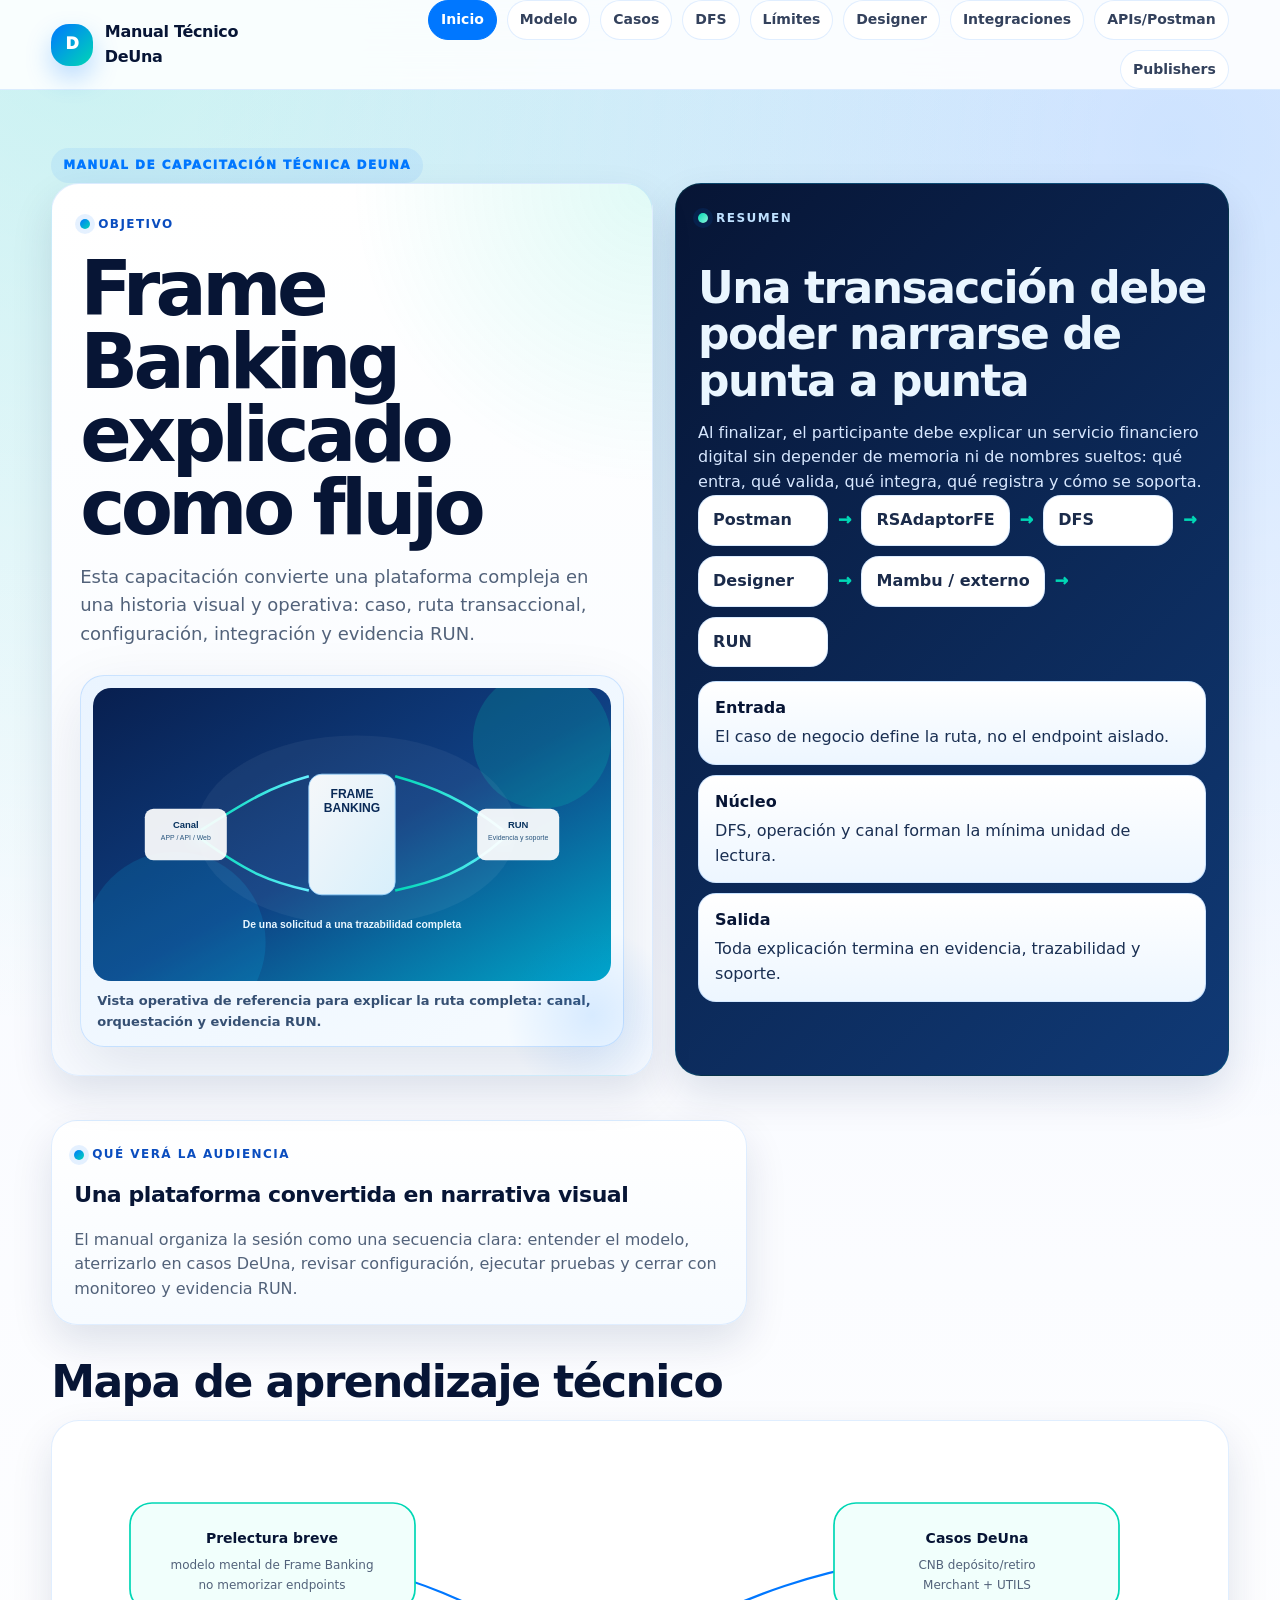
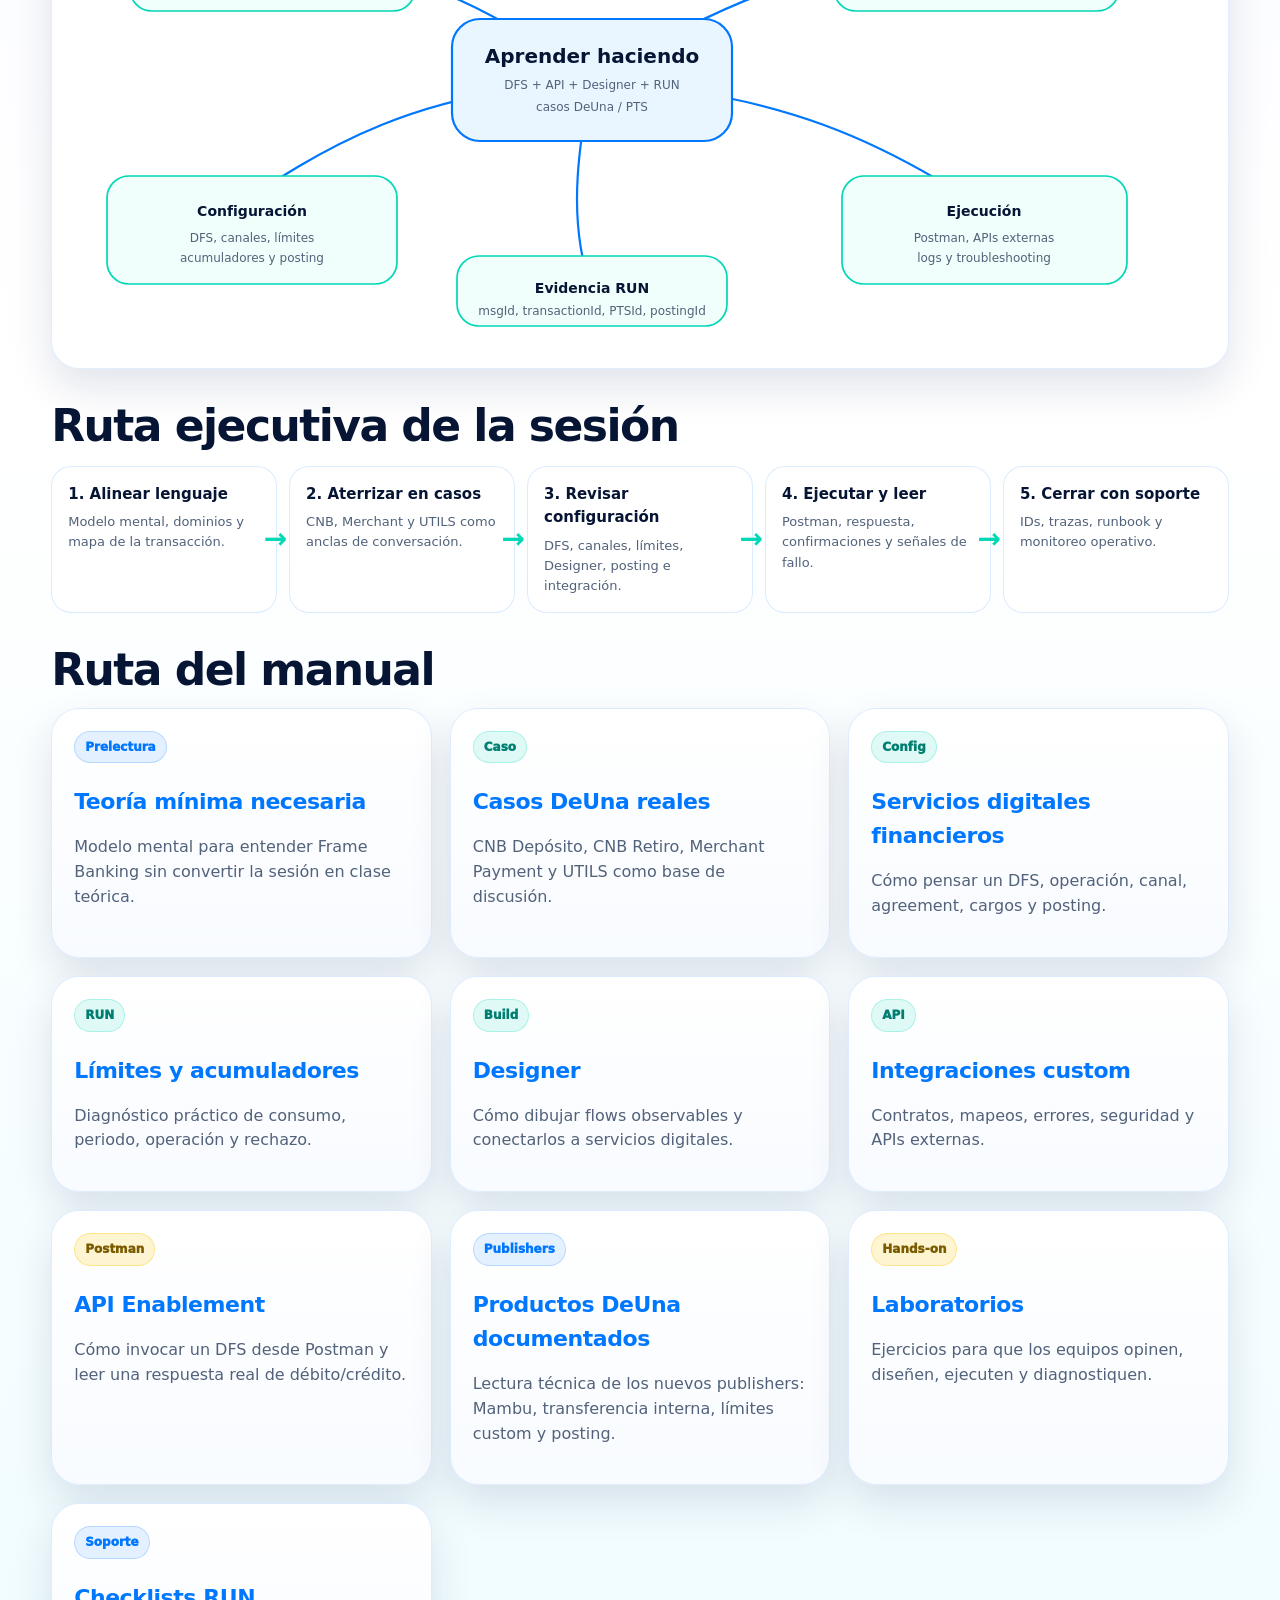
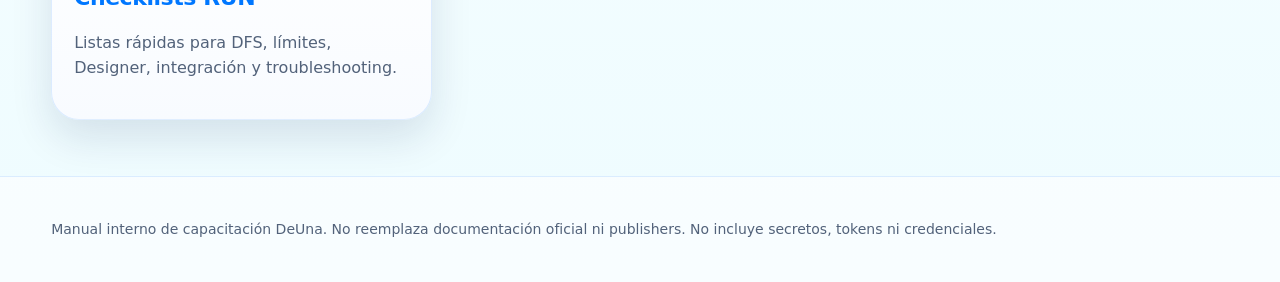
<file: index.html>
<!doctype html>
<html lang="es">
  <head>
    <meta charset="utf-8" />
    <meta name="viewport" content="width=device-width, initial-scale=1" />
    <title>Manual de Capacitación Técnica DeUna | Frame Banking & PTS</title>
    <link rel="stylesheet" href="assets/styles.css" />
  </head>
  <body>
    <header class="topbar">
      <div class="container nav">
        <a class="logo" href="index.html"
          ><span class="logo-mark">D</span><span>Manual Técnico DeUna</span></a
        >
        <nav class="navlinks">
          <a href="index.html" class="active" aria-current="page">Inicio</a>
          <a href="modulos/01_modelo_mental.html">Modelo</a>
          <a href="modulos/02_casos_uso_deuna.html">Casos</a>
          <a href="modulos/03_servicios_digitales.html">DFS</a>
          <a href="modulos/04_limites_acumuladores.html">Límites</a>
          <a href="modulos/05_designer.html">Designer</a>
          <a href="modulos/06_integraciones_custom.html">Integraciones</a>
          <a href="modulos/08_api_enablement_postman.html">APIs/Postman</a>
          <a href="modulos/09_productos_publishers_deuna.html">Publishers</a>
          <!-- <a href="modulos/07_labs.html">Labs</a> -->
        </nav>
      </div>
    </header>
    <main class="container">
      <section class="hero">
        <span class="kicker">Manual de capacitación técnica DeUna</span>
        <div class="hero-grid tight">
          <div class="panel executive">
            <span class="eyebrow">Objetivo</span>
            <h1>Frame Banking explicado como flujo</h1>
            <p class="hero-tagline">
              Esta capacitación convierte una plataforma compleja en una
              historia visual y operativa: caso, ruta transaccional,
              configuración, integración y evidencia RUN.
            </p>
            <figure class="brand-hero-figure">
              <img
                src="assets/frame-banking-hero.svg"
                alt="Ilustración del flujo operativo de Frame Banking en DeUna"
                loading="lazy"
              />
              <figcaption>
                Vista operativa de referencia para explicar la ruta completa:
                canal, orquestación y evidencia RUN.
              </figcaption>
            </figure>
          </div>
          <div class="visual-panel dark">
            <span class="eyebrow">Resumen</span>
            <h2>Una transacción debe poder narrarse de punta a punta</h2>
            <p>
              Al finalizar, el participante debe explicar un servicio financiero
              digital sin depender de memoria ni de nombres sueltos: qué entra,
              qué valida, qué integra, qué registra y cómo se soporta.
            </p>
            <div class="flow">
              <span class="step">Postman</span><span class="arrow">→</span>
              <span class="step">RSAdaptorFE</span><span class="arrow">→</span>
              <span class="step">DFS</span><span class="arrow">→</span>
              <span class="step">Designer</span><span class="arrow">→</span>
              <span class="step">Mambu / externo</span
              ><span class="arrow">→</span>
              <span class="step">RUN</span>
            </div>
            <div class="highlight-list">
              <div class="highlight-item">
                <strong>Entrada</strong>
                El caso de negocio define la ruta, no el endpoint aislado.
              </div>
              <div class="highlight-item">
                <strong>Núcleo</strong>
                DFS, operación y canal forman la mínima unidad de lectura.
              </div>
              <div class="highlight-item">
                <strong>Salida</strong>
                Toda explicación termina en evidencia, trazabilidad y soporte.
              </div>
            </div>
          </div>
        </div>
      </section>

      <section>
        <div class="executive-strip">
          <div class="executive-summary">
            <span class="eyebrow">Qué verá la audiencia</span>
            <h3>Una plataforma convertida en narrativa visual</h3>
            <p>
              El manual organiza la sesión como una secuencia clara: entender el
              modelo, aterrizarlo en casos DeUna, revisar configuración,
              ejecutar pruebas y cerrar con monitoreo y evidencia RUN.
            </p>
          </div>
        </div>
      </section>

      <section>
        <h2>Mapa de aprendizaje técnico</h2>
        <div class="mindmap">
          <svg
            width="1080"
            height="500"
            viewBox="0 0 1080 500"
            role="img"
            aria-label="Mapa de capacitación técnica DeUna"
          >
            <path class="line-ok" d="M520 240 C415 160 330 128 210 110" />
            <path class="line-ok" d="M520 240 C665 150 760 120 905 110" />
            <path class="line-ok" d="M520 240 C350 250 255 300 145 380" />
            <path class="line-ok" d="M520 240 C705 250 815 300 930 380" />
            <path class="line-ok" d="M520 240 C500 330 500 395 520 450" />
            <rect
              x="380"
              y="178"
              rx="28"
              width="280"
              height="122"
              class="node-main"
            />
            <text
              x="520"
              y="222"
              text-anchor="middle"
              class="svg-label"
              style="font-size: 20px"
            >
              Aprender haciendo
            </text>
            <text x="520" y="248" text-anchor="middle" class="svg-small">
              DFS + API + Designer + RUN
            </text>
            <text x="520" y="270" text-anchor="middle" class="svg-small">
              casos DeUna / PTS
            </text>

            <rect
              x="58"
              y="62"
              rx="22"
              width="285"
              height="108"
              class="node-accent"
            />
            <text x="200" y="102" text-anchor="middle" class="svg-label">
              Prelectura breve
            </text>
            <text x="200" y="128" text-anchor="middle" class="svg-small">
              modelo mental de Frame Banking
            </text>
            <text x="200" y="148" text-anchor="middle" class="svg-small">
              no memorizar endpoints
            </text>

            <rect
              x="762"
              y="62"
              rx="22"
              width="285"
              height="108"
              class="node-accent"
            />
            <text x="905" y="102" text-anchor="middle" class="svg-label">
              Casos DeUna
            </text>
            <text x="905" y="128" text-anchor="middle" class="svg-small">
              CNB depósito/retiro
            </text>
            <text x="905" y="148" text-anchor="middle" class="svg-small">
              Merchant + UTILS
            </text>

            <rect
              x="35"
              y="335"
              rx="22"
              width="290"
              height="108"
              class="node-accent"
            />
            <text x="180" y="375" text-anchor="middle" class="svg-label">
              Configuración
            </text>
            <text x="180" y="401" text-anchor="middle" class="svg-small">
              DFS, canales, límites
            </text>
            <text x="180" y="421" text-anchor="middle" class="svg-small">
              acumuladores y posting
            </text>

            <rect
              x="770"
              y="335"
              rx="22"
              width="285"
              height="108"
              class="node-accent"
            />
            <text x="912" y="375" text-anchor="middle" class="svg-label">
              Ejecución
            </text>
            <text x="912" y="401" text-anchor="middle" class="svg-small">
              Postman, APIs externas
            </text>
            <text x="912" y="421" text-anchor="middle" class="svg-small">
              logs y troubleshooting
            </text>

            <rect
              x="385"
              y="415"
              rx="22"
              width="270"
              height="70"
              class="node-accent"
            />
            <text x="520" y="452" text-anchor="middle" class="svg-label">
              Evidencia RUN
            </text>
            <text x="520" y="474" text-anchor="middle" class="svg-small">
              msgId, transactionId, PTSId, postingId
            </text>
          </svg>
        </div>
      </section>

      <section>
        <h2>Ruta ejecutiva de la sesión</h2>
        <div class="process-flow">
          <div class="process-step">
            <strong>1. Alinear lenguaje</strong>
            <span>Modelo mental, dominios y mapa de la transacción.</span>
          </div>
          <div class="process-step">
            <strong>2. Aterrizar en casos</strong>
            <span>CNB, Merchant y UTILS como anclas de conversación.</span>
          </div>
          <div class="process-step">
            <strong>3. Revisar configuración</strong>
            <span>DFS, canales, límites, Designer, posting e integración.</span>
          </div>
          <div class="process-step">
            <strong>4. Ejecutar y leer</strong>
            <span>Postman, respuesta, confirmaciones y señales de fallo.</span>
          </div>
          <div class="process-step">
            <strong>5. Cerrar con soporte</strong>
            <span>IDs, trazas, runbook y monitoreo operativo.</span>
          </div>
        </div>
      </section>

      <section>
        <h2>Ruta del manual</h2>
        <div class="grid cols-3">
          <a class="module-card" href="modulos/01_modelo_mental.html">
            <span class="badge blue">Prelectura</span>
            <h3>Teoría mínima necesaria</h3>
            <p>
              Modelo mental para entender Frame Banking sin convertir la sesión
              en clase teórica.
            </p>
          </a>
          <a class="module-card" href="modulos/02_casos_uso_deuna.html">
            <span class="badge">Caso</span>
            <h3>Casos DeUna reales</h3>
            <p>
              CNB Depósito, CNB Retiro, Merchant Payment y UTILS como base de
              discusión.
            </p>
          </a>
          <a class="module-card" href="modulos/03_servicios_digitales.html">
            <span class="badge">Config</span>
            <h3>Servicios digitales financieros</h3>
            <p>
              Cómo pensar un DFS, operación, canal, agreement, cargos y posting.
            </p>
          </a>
          <a class="module-card" href="modulos/04_limites_acumuladores.html">
            <span class="badge">RUN</span>
            <h3>Límites y acumuladores</h3>
            <p>
              Diagnóstico práctico de consumo, periodo, operación y rechazo.
            </p>
          </a>
          <a class="module-card" href="modulos/05_designer.html">
            <span class="badge">Build</span>
            <h3>Designer</h3>
            <p>
              Cómo dibujar flows observables y conectarlos a servicios
              digitales.
            </p>
          </a>
          <a class="module-card" href="modulos/06_integraciones_custom.html">
            <span class="badge">API</span>
            <h3>Integraciones custom</h3>
            <p>Contratos, mapeos, errores, seguridad y APIs externas.</p>
          </a>
          <a class="module-card" href="modulos/08_api_enablement_postman.html">
            <span class="badge warn">Postman</span>
            <h3>API Enablement</h3>
            <p>
              Cómo invocar un DFS desde Postman y leer una respuesta real de
              débito/crédito.
            </p>
          </a>

          <a
            class="module-card"
            href="modulos/09_productos_publishers_deuna.html"
          >
            <span class="badge blue">Publishers</span>
            <h3>Productos DeUna documentados</h3>
            <p>
              Lectura técnica de los nuevos publishers: Mambu, transferencia
              interna, límites custom y posting.
            </p>
          </a>
          <a class="module-card" href="modulos/07_labs.html">
            <span class="badge warn">Hands-on</span>
            <h3>Laboratorios</h3>
            <p>
              Ejercicios para que los equipos opinen, diseñen, ejecuten y
              diagnostiquen.
            </p>
          </a>
          <a class="module-card" href="recursos/checklists.html">
            <span class="badge blue">Soporte</span>
            <h3>Checklists RUN</h3>
            <p>
              Listas rápidas para DFS, límites, Designer, integración y
              troubleshooting.
            </p>
          </a>
        </div>
      </section>
    </main>
    <footer class="footer">
      <div class="container small muted">
        Manual interno de capacitación DeUna. No reemplaza documentación oficial
        ni publishers. No incluye secretos, tokens ni credenciales.
      </div>
    </footer>
    <script src="assets/app.js"></script>
  </body>
</html>
</file>
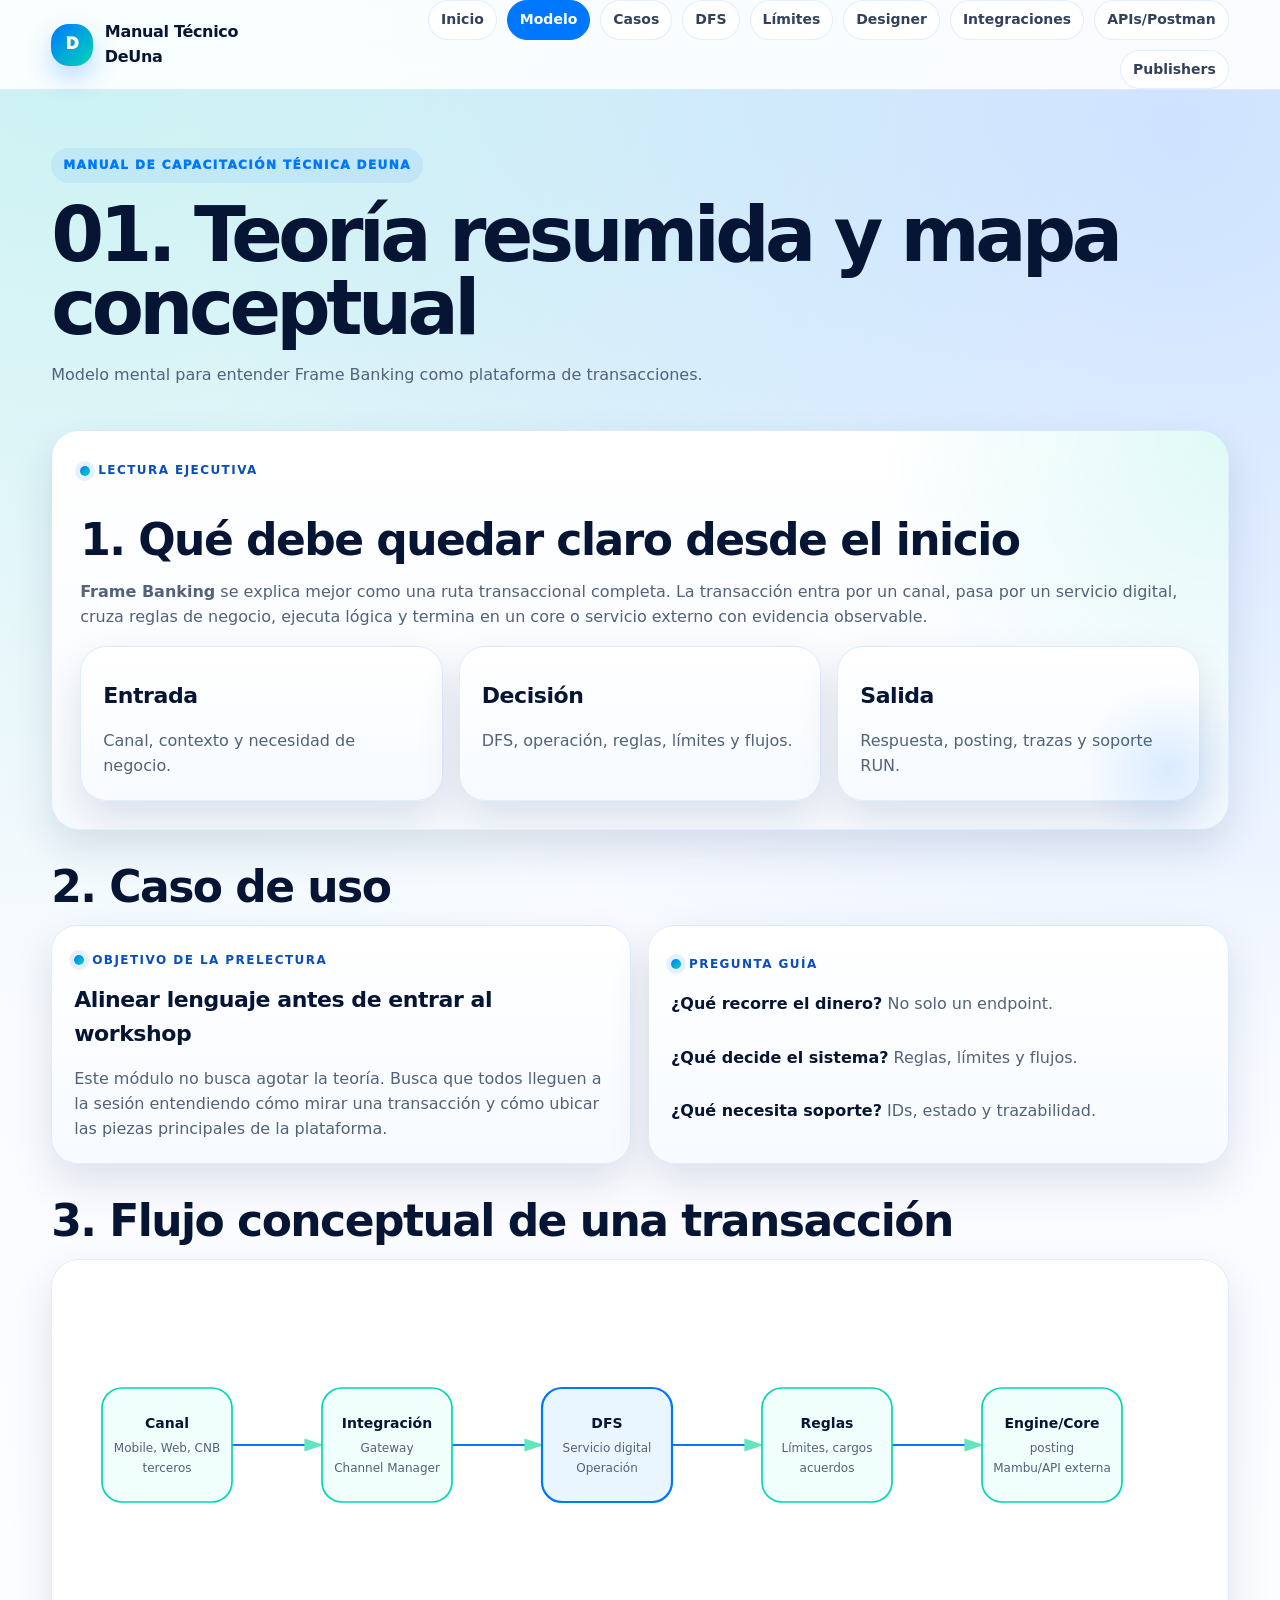
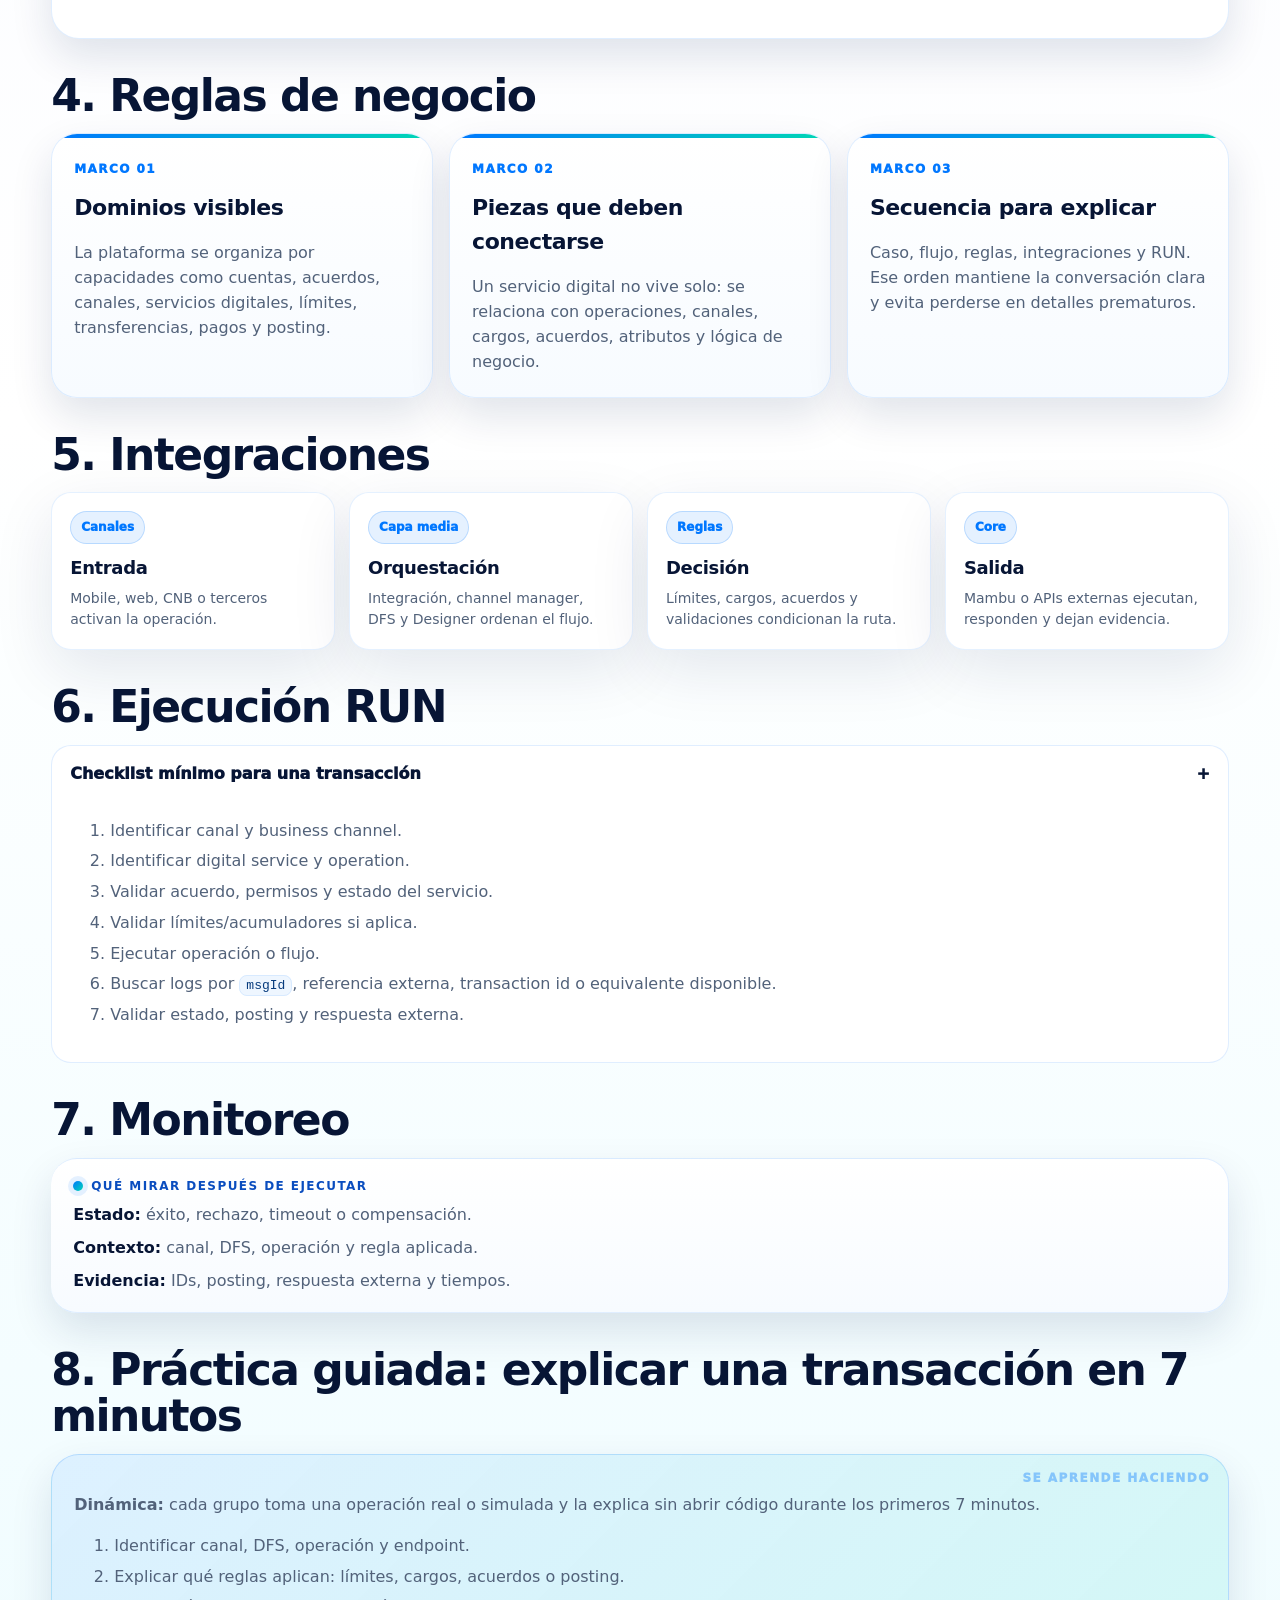
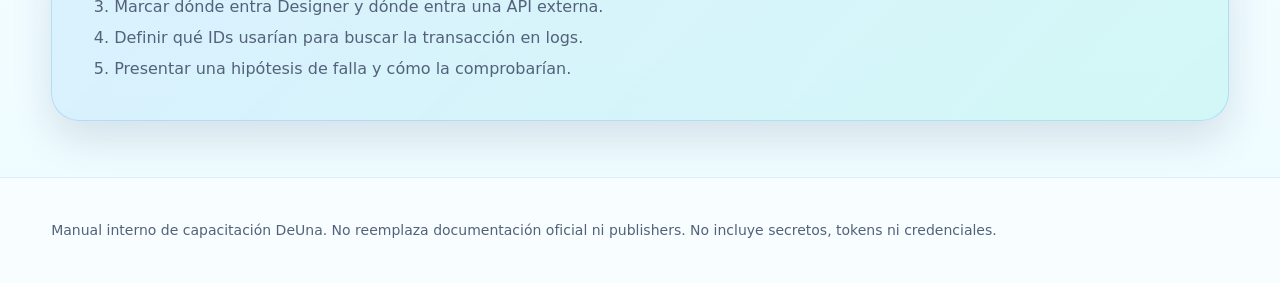
<file: modulos/01_modelo_mental.html>
<!doctype html>
<html lang="es">
  <head>
    <meta charset="utf-8" />
    <meta name="viewport" content="width=device-width, initial-scale=1" />
    <title>
      01. Teoría resumida y mapa conceptual | Manual Capacitación DeUna
    </title>
    <link rel="stylesheet" href="../assets/styles.css" />
  </head>
  <body>
    <header class="topbar">
      <div class="container nav">
        <a class="logo" href="../index.html"
          ><span class="logo-mark">D</span><span>Manual Técnico DeUna</span></a
        >
        <nav class="navlinks">
          <a href="../index.html">Inicio</a
          ><a href="../modulos/01_modelo_mental.html">Modelo</a
          ><a href="../modulos/02_casos_uso_deuna.html">Casos</a
          ><a href="../modulos/03_servicios_digitales.html">DFS</a
          ><a href="../modulos/04_limites_acumuladores.html">Límites</a
          ><a href="../modulos/05_designer.html">Designer</a
          ><a href="../modulos/06_integraciones_custom.html">Integraciones</a
          ><a href="../modulos/08_api_enablement_postman.html">APIs/Postman</a
          ><a href="../modulos/09_productos_publishers_deuna.html"
            >Publishers</a
          >
          <!-- <a href="../modulos/07_labs.html">Labs</a> -->
        </nav>
      </div>
    </header>
    <main class="container">
      <section class="hero">
        <span class="kicker">Manual de capacitación técnica DeUna</span>
        <h1>01. Teoría resumida y mapa conceptual</h1>
        <p class="muted">
          Modelo mental para entender Frame Banking como plataforma de
          transacciones.
        </p>
      </section>
      <section class="panel executive">
        <span class="eyebrow">Lectura ejecutiva</span>
        <h2>1. Qué debe quedar claro desde el inicio</h2>
        <p>
          <strong>Frame Banking</strong> se explica mejor como una ruta
          transaccional completa. La transacción entra por un canal, pasa por un
          servicio digital, cruza reglas de negocio, ejecuta lógica y termina en
          un core o servicio externo con evidencia observable.
        </p>
        <div class="signal-grid">
          <div class="signal-card">
            <h3>Entrada</h3>
            <p>Canal, contexto y necesidad de negocio.</p>
          </div>
          <div class="signal-card">
            <h3>Decisión</h3>
            <p>DFS, operación, reglas, límites y flujos.</p>
          </div>
          <div class="signal-card">
            <h3>Salida</h3>
            <p>Respuesta, posting, trazas y soporte RUN.</p>
          </div>
        </div>
      </section>
      <section>
        <h2>2. Caso de uso</h2>
        <div class="dual-highlight">
          <div class="executive-summary">
            <span class="eyebrow">Objetivo de la prelectura</span>
            <h3>Alinear lenguaje antes de entrar al workshop</h3>
            <p>
              Este módulo no busca agotar la teoría. Busca que todos lleguen a
              la sesión entendiendo cómo mirar una transacción y cómo ubicar las
              piezas principales de la plataforma.
            </p>
          </div>
          <div class="executive-note">
            <span class="eyebrow">Pregunta guía</span>
            <p><strong>¿Qué recorre el dinero?</strong> No solo un endpoint.</p>
            <p>
              <strong>¿Qué decide el sistema?</strong> Reglas, límites y flujos.
            </p>
            <p>
              <strong>¿Qué necesita soporte?</strong> IDs, estado y
              trazabilidad.
            </p>
          </div>
        </div>
      </section>
      <section>
        <h2>3. Flujo conceptual de una transacción</h2>
        <div class="mindmap">
          <svg width="1080" height="330" viewBox="0 0 1080 330">
            <defs>
              <marker
                id="arrow"
                markerWidth="10"
                markerHeight="10"
                refX="8"
                refY="3"
                orient="auto"
                markerUnits="strokeWidth"
              >
                <path d="M0,0 L0,6 L9,3 z" fill="#63e6be" />
              </marker>
            </defs>
            <path d="M130 165 H250" class="line-ok" marker-end="url(#arrow)" />
            <path d="M350 165 H470" class="line-ok" marker-end="url(#arrow)" />
            <path d="M570 165 H690" class="line-ok" marker-end="url(#arrow)" />
            <path d="M790 165 H910" class="line-ok" marker-end="url(#arrow)" />
            <rect
              x="30"
              y="108"
              width="130"
              height="114"
              rx="20"
              class="node-accent"
            />
            <text x="95" y="148" text-anchor="middle" class="svg-label">
              Canal
            </text>
            <text x="95" y="172" text-anchor="middle" class="svg-small">
              Mobile, Web, CNB
            </text>
            <text x="95" y="192" text-anchor="middle" class="svg-small">
              terceros
            </text>
            <rect
              x="250"
              y="108"
              width="130"
              height="114"
              rx="20"
              class="node-accent"
            />
            <text x="315" y="148" text-anchor="middle" class="svg-label">
              Integración
            </text>
            <text x="315" y="172" text-anchor="middle" class="svg-small">
              Gateway
            </text>
            <text x="315" y="192" text-anchor="middle" class="svg-small">
              Channel Manager
            </text>
            <rect
              x="470"
              y="108"
              width="130"
              height="114"
              rx="20"
              class="node-main"
            />
            <text x="535" y="148" text-anchor="middle" class="svg-label">
              DFS
            </text>
            <text x="535" y="172" text-anchor="middle" class="svg-small">
              Servicio digital
            </text>
            <text x="535" y="192" text-anchor="middle" class="svg-small">
              Operación
            </text>
            <rect
              x="690"
              y="108"
              width="130"
              height="114"
              rx="20"
              class="node-accent"
            />
            <text x="755" y="148" text-anchor="middle" class="svg-label">
              Reglas
            </text>
            <text x="755" y="172" text-anchor="middle" class="svg-small">
              Límites, cargos
            </text>
            <text x="755" y="192" text-anchor="middle" class="svg-small">
              acuerdos
            </text>
            <rect
              x="910"
              y="108"
              width="140"
              height="114"
              rx="20"
              class="node-accent"
            />
            <text x="980" y="148" text-anchor="middle" class="svg-label">
              Engine/Core
            </text>
            <text x="980" y="172" text-anchor="middle" class="svg-small">
              posting
            </text>
            <text x="980" y="192" text-anchor="middle" class="svg-small">
              Mambu/API externa
            </text>
          </svg>
        </div>
      </section>
      <section>
        <h2>4. Reglas de negocio</h2>
        <div class="story-grid">
          <div class="story-card">
            <span class="story-index">Marco 01</span>
            <h3>Dominios visibles</h3>
            <p>
              La plataforma se organiza por capacidades como cuentas, acuerdos,
              canales, servicios digitales, límites, transferencias, pagos y
              posting.
            </p>
          </div>
          <div class="story-card">
            <span class="story-index">Marco 02</span>
            <h3>Piezas que deben conectarse</h3>
            <p>
              Un servicio digital no vive solo: se relaciona con operaciones,
              canales, cargos, acuerdos, atributos y lógica de negocio.
            </p>
          </div>
          <div class="story-card">
            <span class="story-index">Marco 03</span>
            <h3>Secuencia para explicar</h3>
            <p>
              Caso, flujo, reglas, integraciones y RUN. Ese orden mantiene la
              conversación clara y evita perderse en detalles prematuros.
            </p>
          </div>
        </div>
      </section>
      <section>
        <h2>5. Integraciones</h2>
        <div class="compact-grid">
          <div class="compact-card">
            <span class="badge blue">Canales</span>
            <h3>Entrada</h3>
            <p>Mobile, web, CNB o terceros activan la operación.</p>
          </div>
          <div class="compact-card">
            <span class="badge blue">Capa media</span>
            <h3>Orquestación</h3>
            <p>
              Integración, channel manager, DFS y Designer ordenan el flujo.
            </p>
          </div>
          <div class="compact-card">
            <span class="badge blue">Reglas</span>
            <h3>Decisión</h3>
            <p>Límites, cargos, acuerdos y validaciones condicionan la ruta.</p>
          </div>
          <div class="compact-card">
            <span class="badge blue">Core</span>
            <h3>Salida</h3>
            <p>Mambu o APIs externas ejecutan, responden y dejan evidencia.</p>
          </div>
        </div>
      </section>
      <section>
        <h2>6. Ejecución RUN</h2>
        <div class="accordion">
          <div class="acc-item open">
            <div class="acc-head">
              Checklist mínimo para una transacción <span>+</span>
            </div>
            <div class="acc-body">
              <ol>
                <li>Identificar canal y business channel.</li>
                <li>Identificar digital service y operation.</li>
                <li>Validar acuerdo, permisos y estado del servicio.</li>
                <li>Validar límites/acumuladores si aplica.</li>
                <li>Ejecutar operación o flujo.</li>
                <li>
                  Buscar logs por <code>msgId</code>, referencia externa,
                  transaction id o equivalente disponible.
                </li>
                <li>Validar estado, posting y respuesta externa.</li>
              </ol>
            </div>
          </div>
        </div>
      </section>
      <section>
        <h2>7. Monitoreo</h2>
        <div class="executive-note">
          <span class="eyebrow">Qué mirar después de ejecutar</span>
          <p>
            <strong>Estado:</strong> éxito, rechazo, timeout o compensación.
          </p>
          <p>
            <strong>Contexto:</strong> canal, DFS, operación y regla aplicada.
          </p>
          <p>
            <strong>Evidencia:</strong> IDs, posting, respuesta externa y
            tiempos.
          </p>
        </div>
      </section>

      <section>
        <h2>8. Práctica guiada: explicar una transacción en 7 minutos</h2>
        <div class="card practice">
          <p>
            <strong>Dinámica:</strong> cada grupo toma una operación real o
            simulada y la explica sin abrir código durante los primeros 7
            minutos.
          </p>
          <ol>
            <li>Identificar canal, DFS, operación y endpoint.</li>
            <li>
              Explicar qué reglas aplican: límites, cargos, acuerdos o posting.
            </li>
            <li>Marcar dónde entra Designer y dónde entra una API externa.</li>
            <li>Definir qué IDs usarían para buscar la transacción en logs.</li>
            <li>Presentar una hipótesis de falla y cómo la comprobarían.</li>
          </ol>
        </div>
      </section>
    </main>
    <footer class="footer">
      <div class="container small muted">
        Manual interno de capacitación DeUna. No reemplaza documentación oficial
        ni publishers. No incluye secretos, tokens ni credenciales.
      </div>
    </footer>
    <script src="../assets/app.js"></script>
  </body>
</html>
</file>
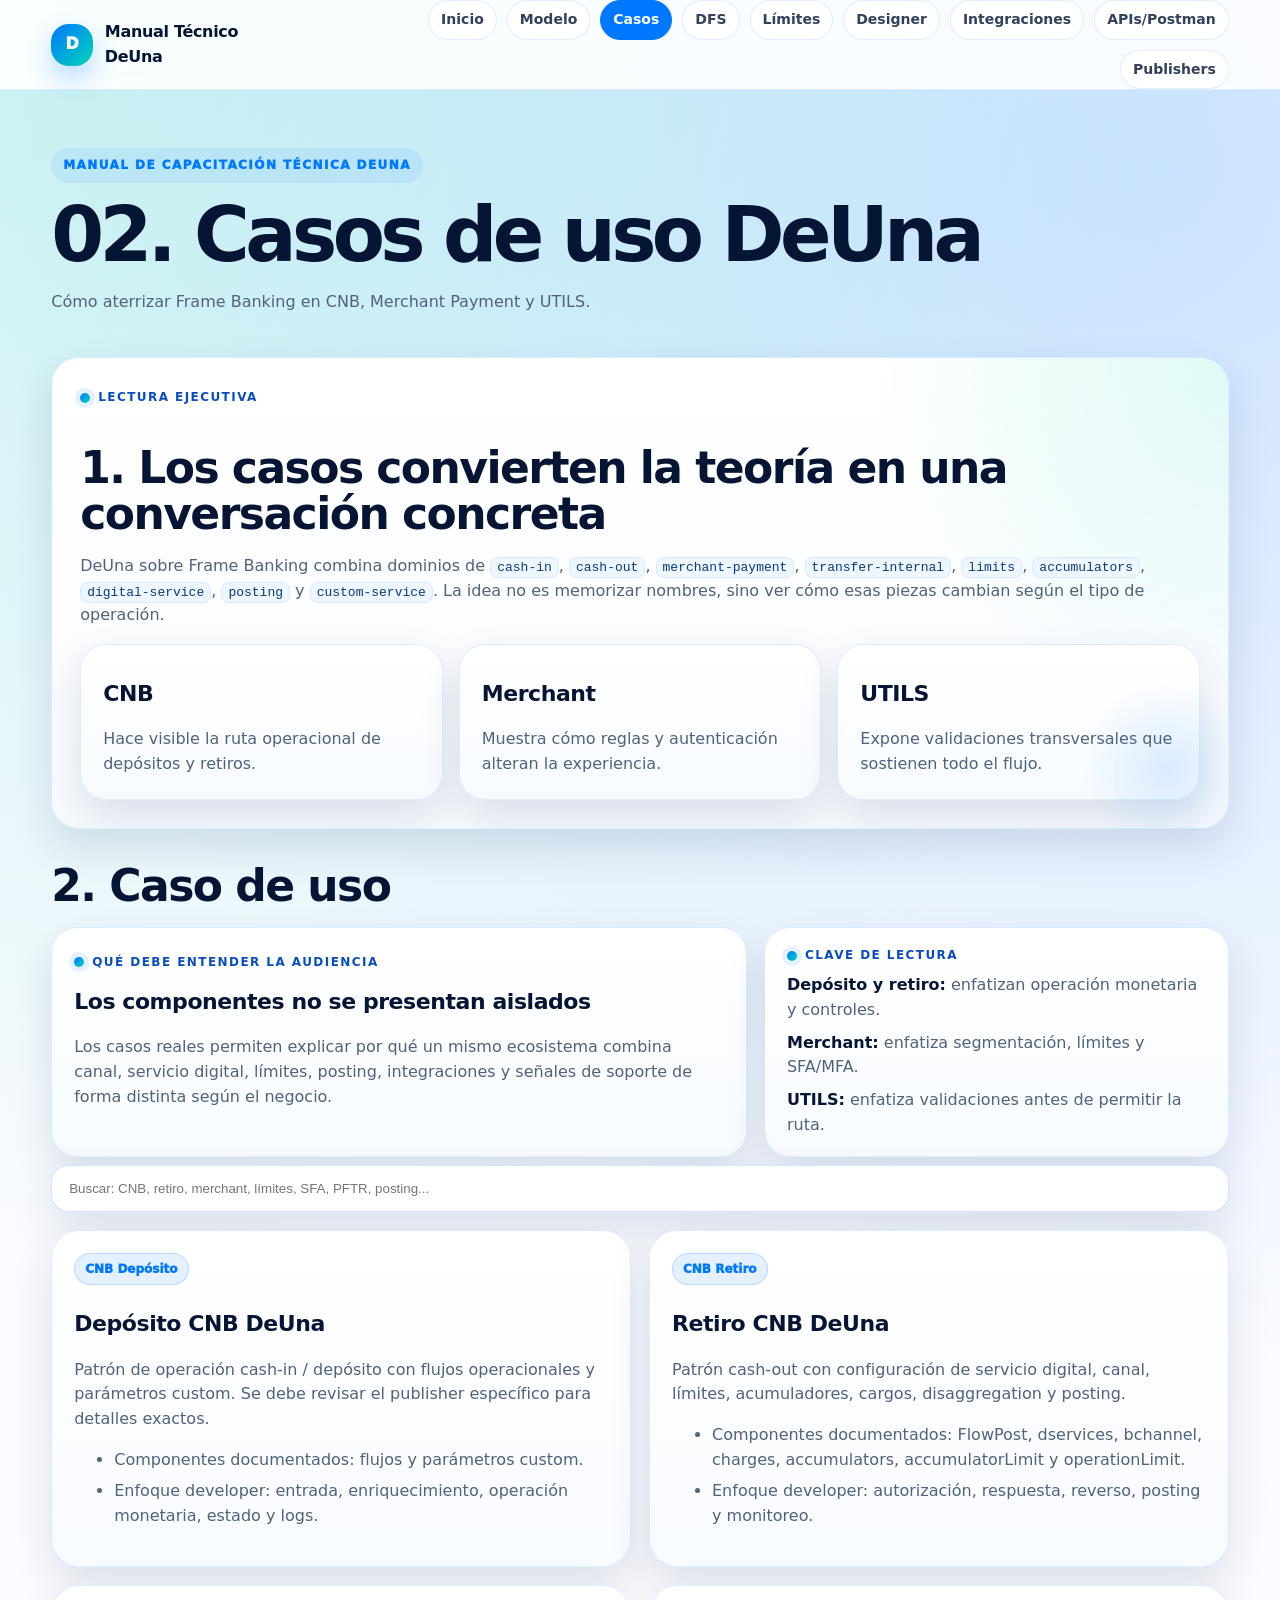
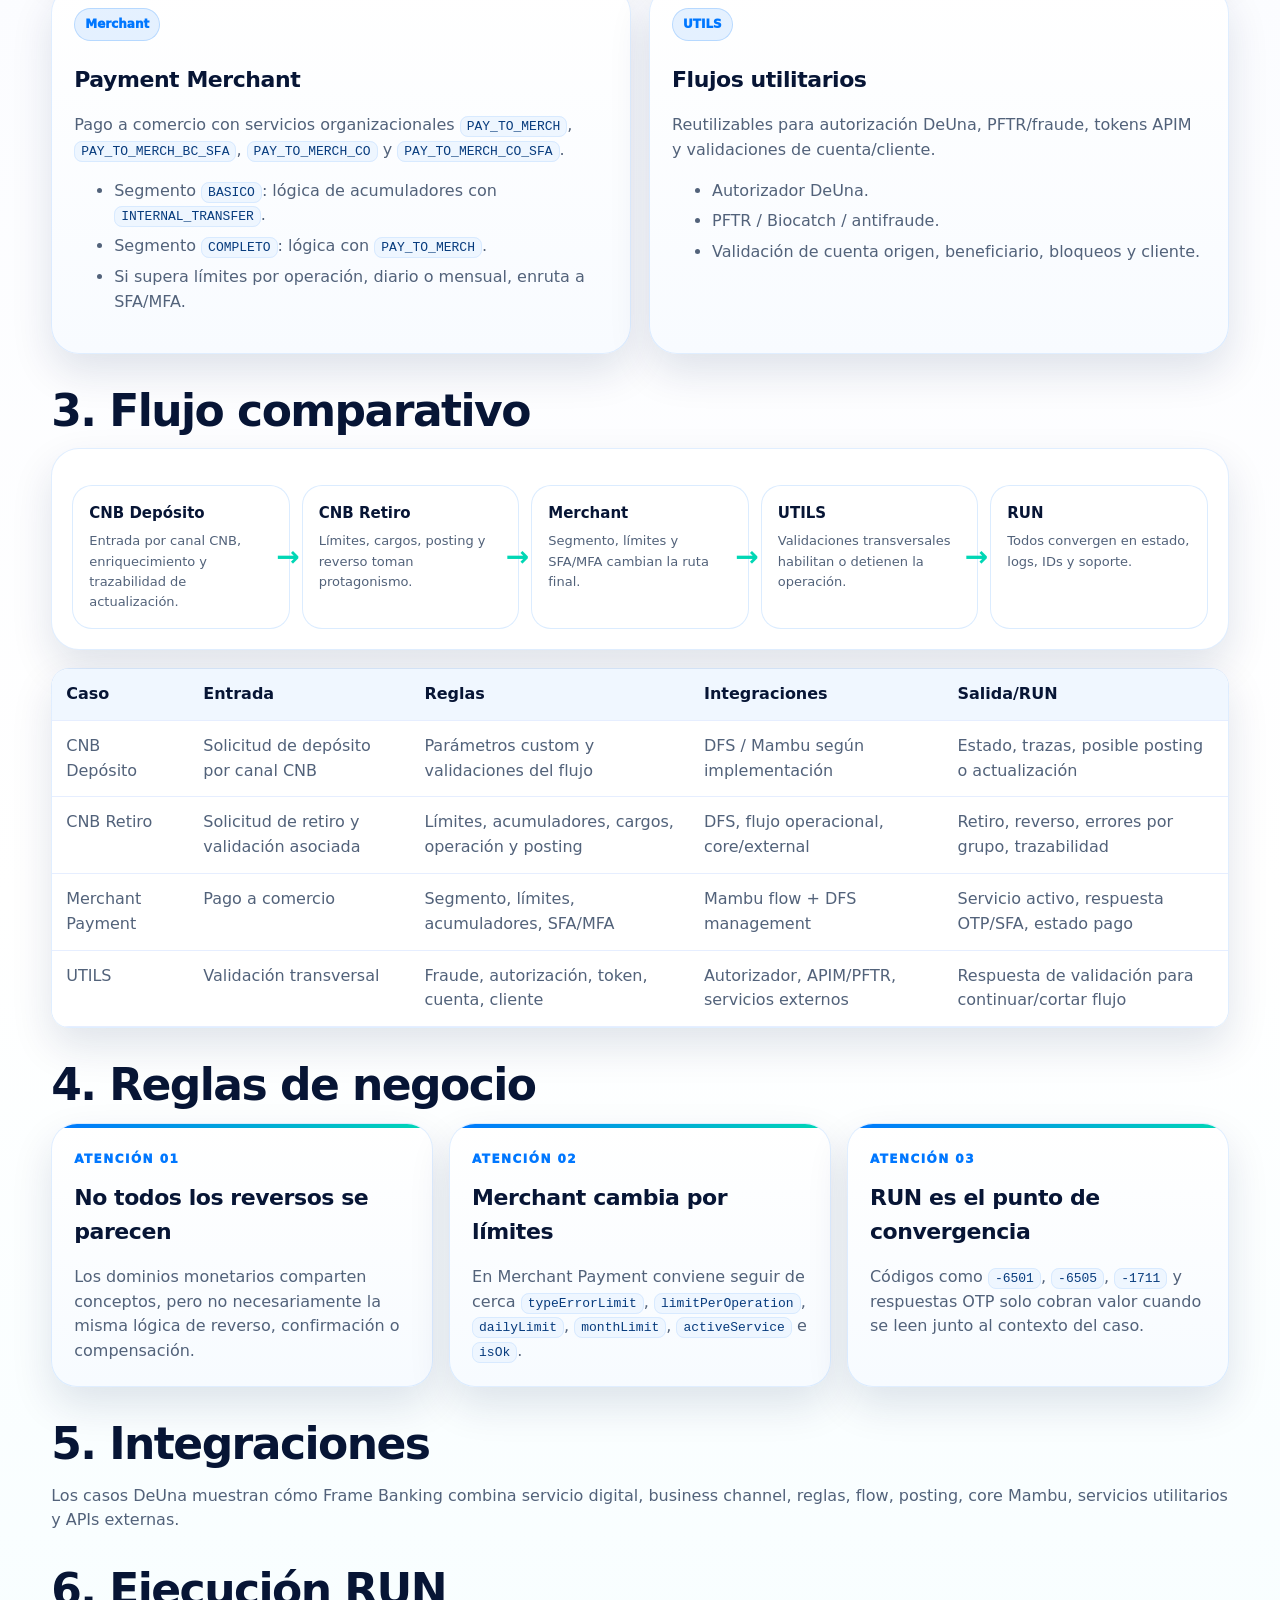
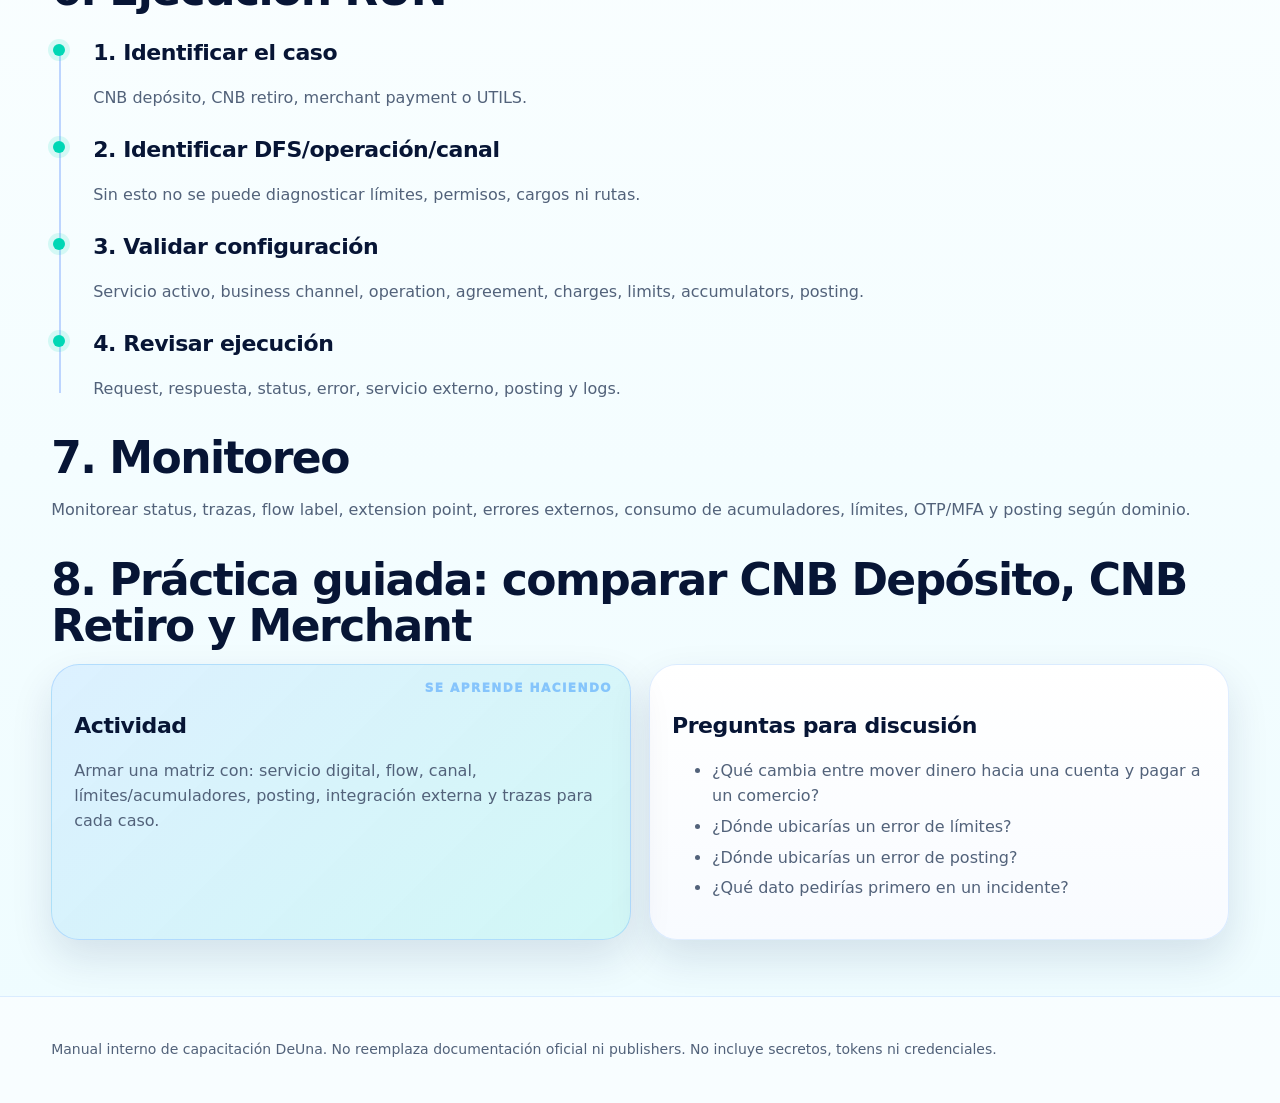
<file: modulos/02_casos_uso_deuna.html>
<!doctype html>
<html lang="es">
  <head>
    <meta charset="utf-8" />
    <meta name="viewport" content="width=device-width, initial-scale=1" />
    <title>02. Casos de uso DeUna | Manual Capacitación DeUna</title>
    <link rel="stylesheet" href="../assets/styles.css" />
  </head>
  <body>
    <header class="topbar">
      <div class="container nav">
        <a class="logo" href="../index.html"
          ><span class="logo-mark">D</span><span>Manual Técnico DeUna</span></a
        >
        <nav class="navlinks">
          <a href="../index.html">Inicio</a
          ><a href="../modulos/01_modelo_mental.html">Modelo</a
          ><a href="../modulos/02_casos_uso_deuna.html">Casos</a
          ><a href="../modulos/03_servicios_digitales.html">DFS</a
          ><a href="../modulos/04_limites_acumuladores.html">Límites</a
          ><a href="../modulos/05_designer.html">Designer</a
          ><a href="../modulos/06_integraciones_custom.html">Integraciones</a
          ><a href="../modulos/08_api_enablement_postman.html">APIs/Postman</a
          ><a href="../modulos/09_productos_publishers_deuna.html"
            >Publishers</a
          >
          <!-- <a href="../modulos/07_labs.html">Labs</a> -->
        </nav>
      </div>
    </header>
    <main class="container">
      <section class="hero">
        <span class="kicker">Manual de capacitación técnica DeUna</span>
        <h1>02. Casos de uso DeUna</h1>
        <p class="muted">
          Cómo aterrizar Frame Banking en CNB, Merchant Payment y UTILS.
        </p>
      </section>
      <section class="panel executive">
        <span class="eyebrow">Lectura ejecutiva</span>
        <h2>1. Los casos convierten la teoría en una conversación concreta</h2>
        <p>
          DeUna sobre Frame Banking combina dominios de <code>cash-in</code>,
          <code>cash-out</code>, <code>merchant-payment</code>,
          <code>transfer-internal</code>, <code>limits</code>,
          <code>accumulators</code>, <code>digital-service</code>,
          <code>posting</code> y <code>custom-service</code>. La idea no es
          memorizar nombres, sino ver cómo esas piezas cambian según el tipo de
          operación.
        </p>
        <div class="signal-grid">
          <div class="signal-card">
            <h3>CNB</h3>
            <p>Hace visible la ruta operacional de depósitos y retiros.</p>
          </div>
          <div class="signal-card">
            <h3>Merchant</h3>
            <p>Muestra cómo reglas y autenticación alteran la experiencia.</p>
          </div>
          <div class="signal-card">
            <h3>UTILS</h3>
            <p>
              Expone validaciones transversales que sostienen todo el flujo.
            </p>
          </div>
        </div>
      </section>
      <section>
        <h2>2. Caso de uso</h2>
        <div class="executive-strip">
          <div class="executive-summary">
            <span class="eyebrow">Qué debe entender la audiencia</span>
            <h3>Los componentes no se presentan aislados</h3>
            <p>
              Los casos reales permiten explicar por qué un mismo ecosistema
              combina canal, servicio digital, límites, posting, integraciones y
              señales de soporte de forma distinta según el negocio.
            </p>
          </div>
          <div class="executive-note">
            <span class="eyebrow">Clave de lectura</span>
            <p>
              <strong>Depósito y retiro:</strong> enfatizan operación monetaria
              y controles.
            </p>
            <p>
              <strong>Merchant:</strong> enfatiza segmentación, límites y
              SFA/MFA.
            </p>
            <p>
              <strong>UTILS:</strong> enfatiza validaciones antes de permitir la
              ruta.
            </p>
          </div>
        </div>
        <input
          data-search
          class="searchbox"
          placeholder="Buscar: CNB, retiro, merchant, límites, SFA, PFTR, posting..."
        />
        <div class="grid cols-2" style="margin-top: 18px">
          <div class="card" data-card>
            <span class="badge blue">CNB Depósito</span>
            <h3>Depósito CNB DeUna</h3>
            <p>
              Patrón de operación cash-in / depósito con flujos operacionales y
              parámetros custom. Se debe revisar el publisher específico para
              detalles exactos.
            </p>
            <ul>
              <li>Componentes documentados: flujos y parámetros custom.</li>
              <li>
                Enfoque developer: entrada, enriquecimiento, operación
                monetaria, estado y logs.
              </li>
            </ul>
          </div>
          <div class="card" data-card>
            <span class="badge blue">CNB Retiro</span>
            <h3>Retiro CNB DeUna</h3>
            <p>
              Patrón cash-out con configuración de servicio digital, canal,
              límites, acumuladores, cargos, disaggregation y posting.
            </p>
            <ul>
              <li>
                Componentes documentados: FlowPost, dservices, bchannel,
                charges, accumulators, accumulatorLimit y operationLimit.
              </li>
              <li>
                Enfoque developer: autorización, respuesta, reverso, posting y
                monitoreo.
              </li>
            </ul>
          </div>
          <div class="card" data-card>
            <span class="badge blue">Merchant</span>
            <h3>Payment Merchant</h3>
            <p>
              Pago a comercio con servicios organizacionales
              <code>PAY_TO_MERCH</code>, <code>PAY_TO_MERCH_BC_SFA</code>,
              <code>PAY_TO_MERCH_CO</code> y <code>PAY_TO_MERCH_CO_SFA</code>.
            </p>
            <ul>
              <li>
                Segmento <code>BASICO</code>: lógica de acumuladores con
                <code>INTERNAL_TRANSFER</code>.
              </li>
              <li>
                Segmento <code>COMPLETO</code>: lógica con
                <code>PAY_TO_MERCH</code>.
              </li>
              <li>
                Si supera límites por operación, diario o mensual, enruta a
                SFA/MFA.
              </li>
            </ul>
          </div>
          <div class="card" data-card>
            <span class="badge blue">UTILS</span>
            <h3>Flujos utilitarios</h3>
            <p>
              Reutilizables para autorización DeUna, PFTR/fraude, tokens APIM y
              validaciones de cuenta/cliente.
            </p>
            <ul>
              <li>Autorizador DeUna.</li>
              <li>PFTR / Biocatch / antifraude.</li>
              <li>
                Validación de cuenta origen, beneficiario, bloqueos y cliente.
              </li>
            </ul>
          </div>
        </div>
      </section>
      <section>
        <h2>3. Flujo comparativo</h2>
        <div class="mindmap">
          <div class="process-flow">
            <div class="process-step">
              <strong>CNB Depósito</strong
              ><span
                >Entrada por canal CNB, enriquecimiento y trazabilidad de
                actualización.</span
              >
            </div>
            <div class="process-step">
              <strong>CNB Retiro</strong
              ><span
                >Límites, cargos, posting y reverso toman protagonismo.</span
              >
            </div>
            <div class="process-step">
              <strong>Merchant</strong
              ><span>Segmento, límites y SFA/MFA cambian la ruta final.</span>
            </div>
            <div class="process-step">
              <strong>UTILS</strong
              ><span
                >Validaciones transversales habilitan o detienen la
                operación.</span
              >
            </div>
            <div class="process-step">
              <strong>RUN</strong
              ><span>Todos convergen en estado, logs, IDs y soporte.</span>
            </div>
          </div>
        </div>
        <div class="table-wrap" style="margin-top: 18px">
          <table>
            <thead>
              <tr>
                <th>Caso</th>
                <th>Entrada</th>
                <th>Reglas</th>
                <th>Integraciones</th>
                <th>Salida/RUN</th>
              </tr>
            </thead>
            <tbody>
              <tr>
                <td>CNB Depósito</td>
                <td>Solicitud de depósito por canal CNB</td>
                <td>Parámetros custom y validaciones del flujo</td>
                <td>DFS / Mambu según implementación</td>
                <td>Estado, trazas, posible posting o actualización</td>
              </tr>
              <tr>
                <td>CNB Retiro</td>
                <td>Solicitud de retiro y validación asociada</td>
                <td>Límites, acumuladores, cargos, operación y posting</td>
                <td>DFS, flujo operacional, core/external</td>
                <td>Retiro, reverso, errores por grupo, trazabilidad</td>
              </tr>
              <tr>
                <td>Merchant Payment</td>
                <td>Pago a comercio</td>
                <td>Segmento, límites, acumuladores, SFA/MFA</td>
                <td>Mambu flow + DFS management</td>
                <td>Servicio activo, respuesta OTP/SFA, estado pago</td>
              </tr>
              <tr>
                <td>UTILS</td>
                <td>Validación transversal</td>
                <td>Fraude, autorización, token, cuenta, cliente</td>
                <td>Autorizador, APIM/PFTR, servicios externos</td>
                <td>Respuesta de validación para continuar/cortar flujo</td>
              </tr>
            </tbody>
          </table>
        </div>
      </section>
      <section>
        <h2>4. Reglas de negocio</h2>
        <div class="story-grid">
          <div class="story-card">
            <span class="story-index">Atención 01</span>
            <h3>No todos los reversos se parecen</h3>
            <p>
              Los dominios monetarios comparten conceptos, pero no
              necesariamente la misma lógica de reverso, confirmación o
              compensación.
            </p>
          </div>
          <div class="story-card">
            <span class="story-index">Atención 02</span>
            <h3>Merchant cambia por límites</h3>
            <p>
              En Merchant Payment conviene seguir de cerca
              <code>typeErrorLimit</code>, <code>limitPerOperation</code>,
              <code>dailyLimit</code>, <code>monthLimit</code>,
              <code>activeService</code> e <code>isOk</code>.
            </p>
          </div>
          <div class="story-card">
            <span class="story-index">Atención 03</span>
            <h3>RUN es el punto de convergencia</h3>
            <p>
              Códigos como <code>-6501</code>, <code>-6505</code>,
              <code>-1711</code> y respuestas OTP solo cobran valor cuando se
              leen junto al contexto del caso.
            </p>
          </div>
        </div>
      </section>
      <section>
        <h2>5. Integraciones</h2>
        <p>
          Los casos DeUna muestran cómo Frame Banking combina servicio digital,
          business channel, reglas, flow, posting, core Mambu, servicios
          utilitarios y APIs externas.
        </p>
      </section>
      <section>
        <h2>6. Ejecución RUN</h2>
        <div class="timeline">
          <div class="tl">
            <h3>1. Identificar el caso</h3>
            <p>CNB depósito, CNB retiro, merchant payment o UTILS.</p>
          </div>
          <div class="tl">
            <h3>2. Identificar DFS/operación/canal</h3>
            <p>
              Sin esto no se puede diagnosticar límites, permisos, cargos ni
              rutas.
            </p>
          </div>
          <div class="tl">
            <h3>3. Validar configuración</h3>
            <p>
              Servicio activo, business channel, operation, agreement, charges,
              limits, accumulators, posting.
            </p>
          </div>
          <div class="tl">
            <h3>4. Revisar ejecución</h3>
            <p>
              Request, respuesta, status, error, servicio externo, posting y
              logs.
            </p>
          </div>
        </div>
      </section>
      <section>
        <h2>7. Monitoreo</h2>
        <p>
          Monitorear status, trazas, flow label, extension point, errores
          externos, consumo de acumuladores, límites, OTP/MFA y posting según
          dominio.
        </p>
      </section>

      <section>
        <h2>
          8. Práctica guiada: comparar CNB Depósito, CNB Retiro y Merchant
        </h2>
        <div class="grid cols-2">
          <div class="card practice">
            <h3>Actividad</h3>
            <p>
              Armar una matriz con: servicio digital, flow, canal,
              límites/acumuladores, posting, integración externa y trazas para
              cada caso.
            </p>
          </div>
          <div class="card">
            <h3>Preguntas para discusión</h3>
            <ul>
              <li>
                ¿Qué cambia entre mover dinero hacia una cuenta y pagar a un
                comercio?
              </li>
              <li>¿Dónde ubicarías un error de límites?</li>
              <li>¿Dónde ubicarías un error de posting?</li>
              <li>¿Qué dato pedirías primero en un incidente?</li>
            </ul>
          </div>
        </div>
      </section>
    </main>
    <footer class="footer">
      <div class="container small muted">
        Manual interno de capacitación DeUna. No reemplaza documentación oficial
        ni publishers. No incluye secretos, tokens ni credenciales.
      </div>
    </footer>
    <script src="../assets/app.js"></script>
  </body>
</html>
</file>
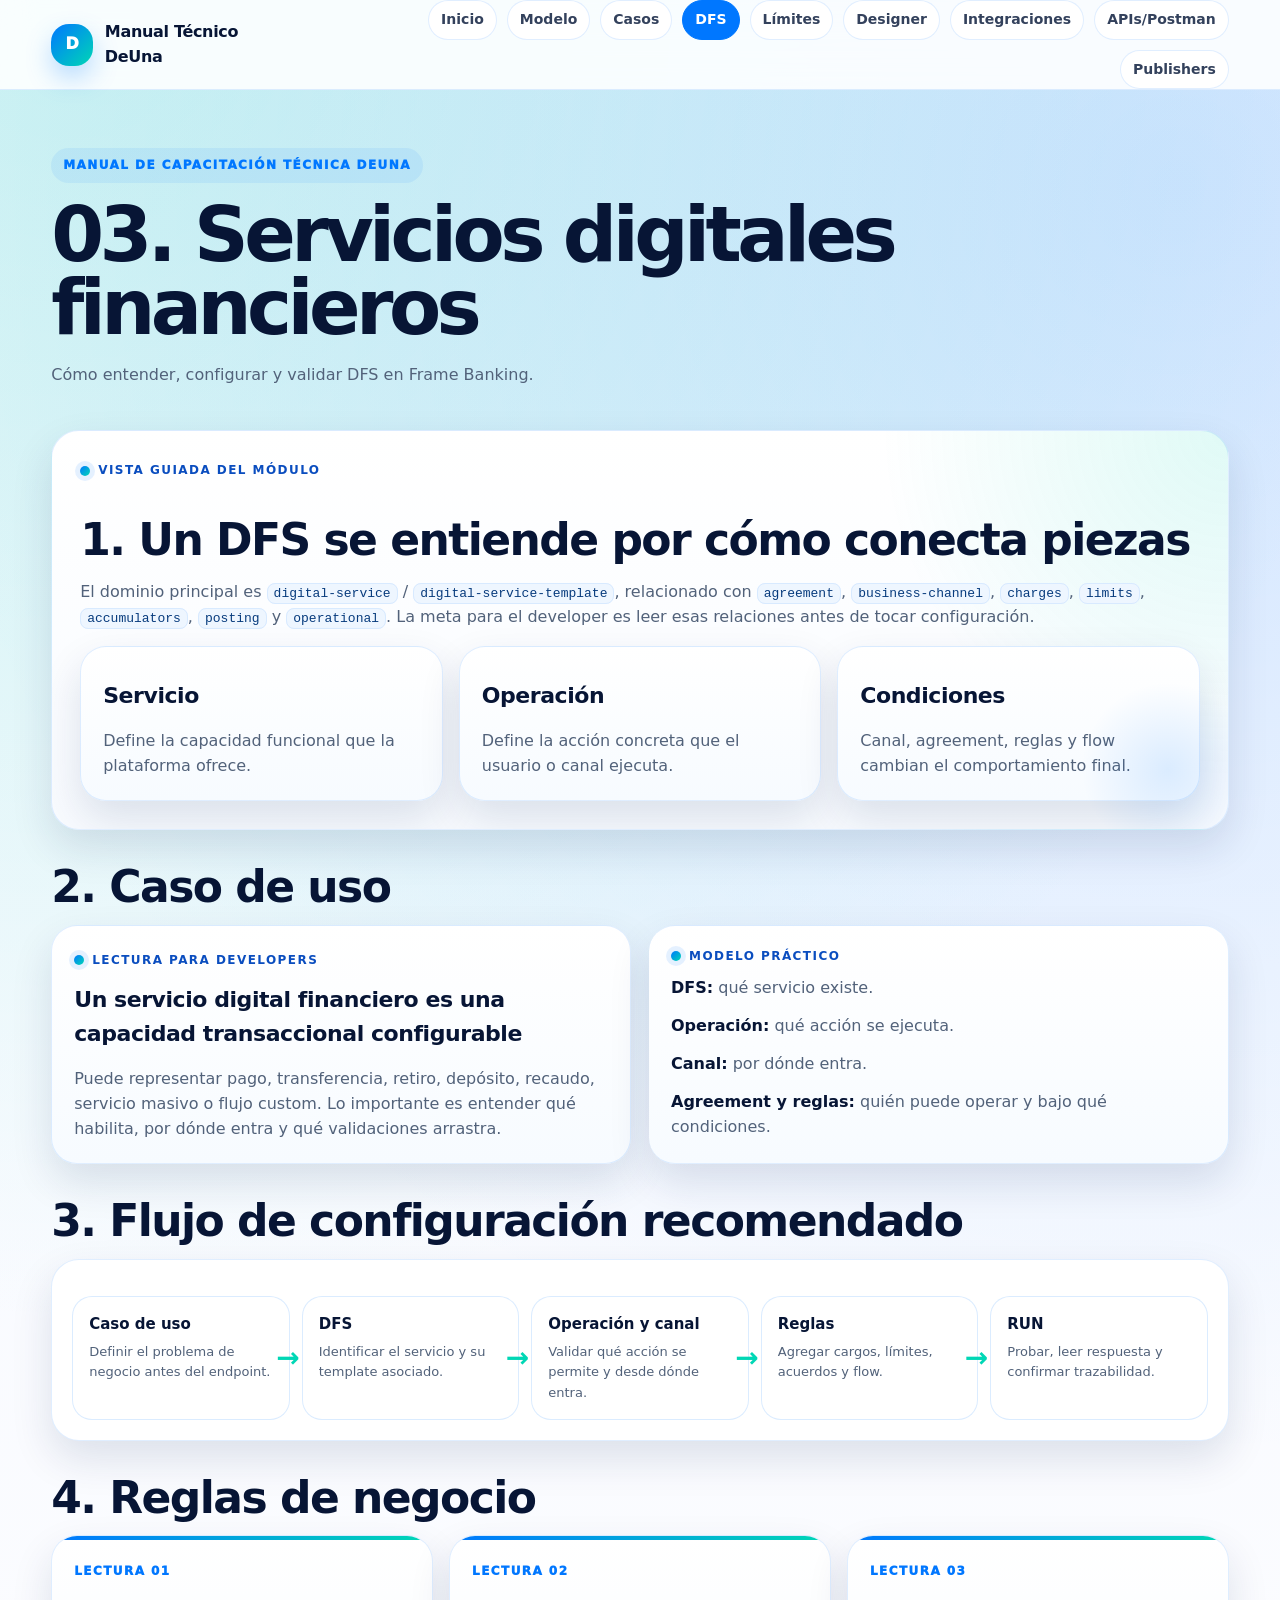
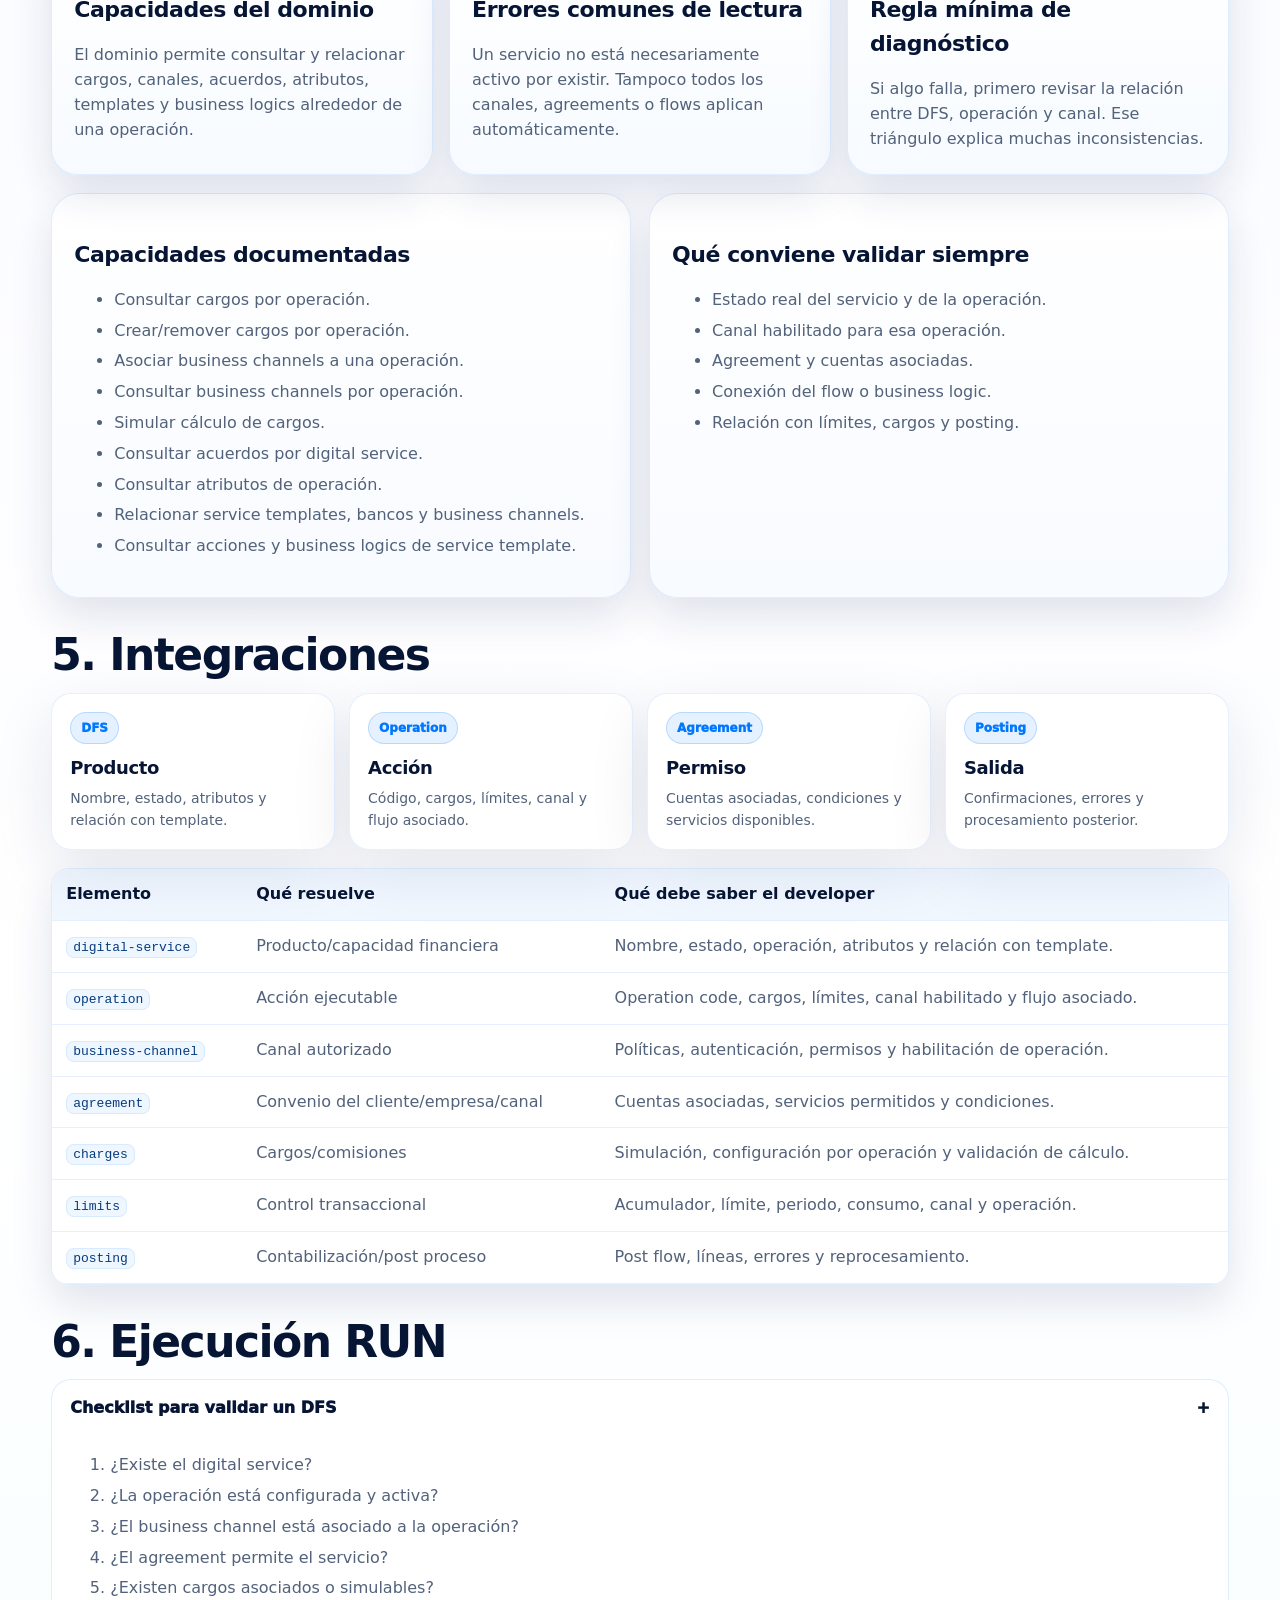
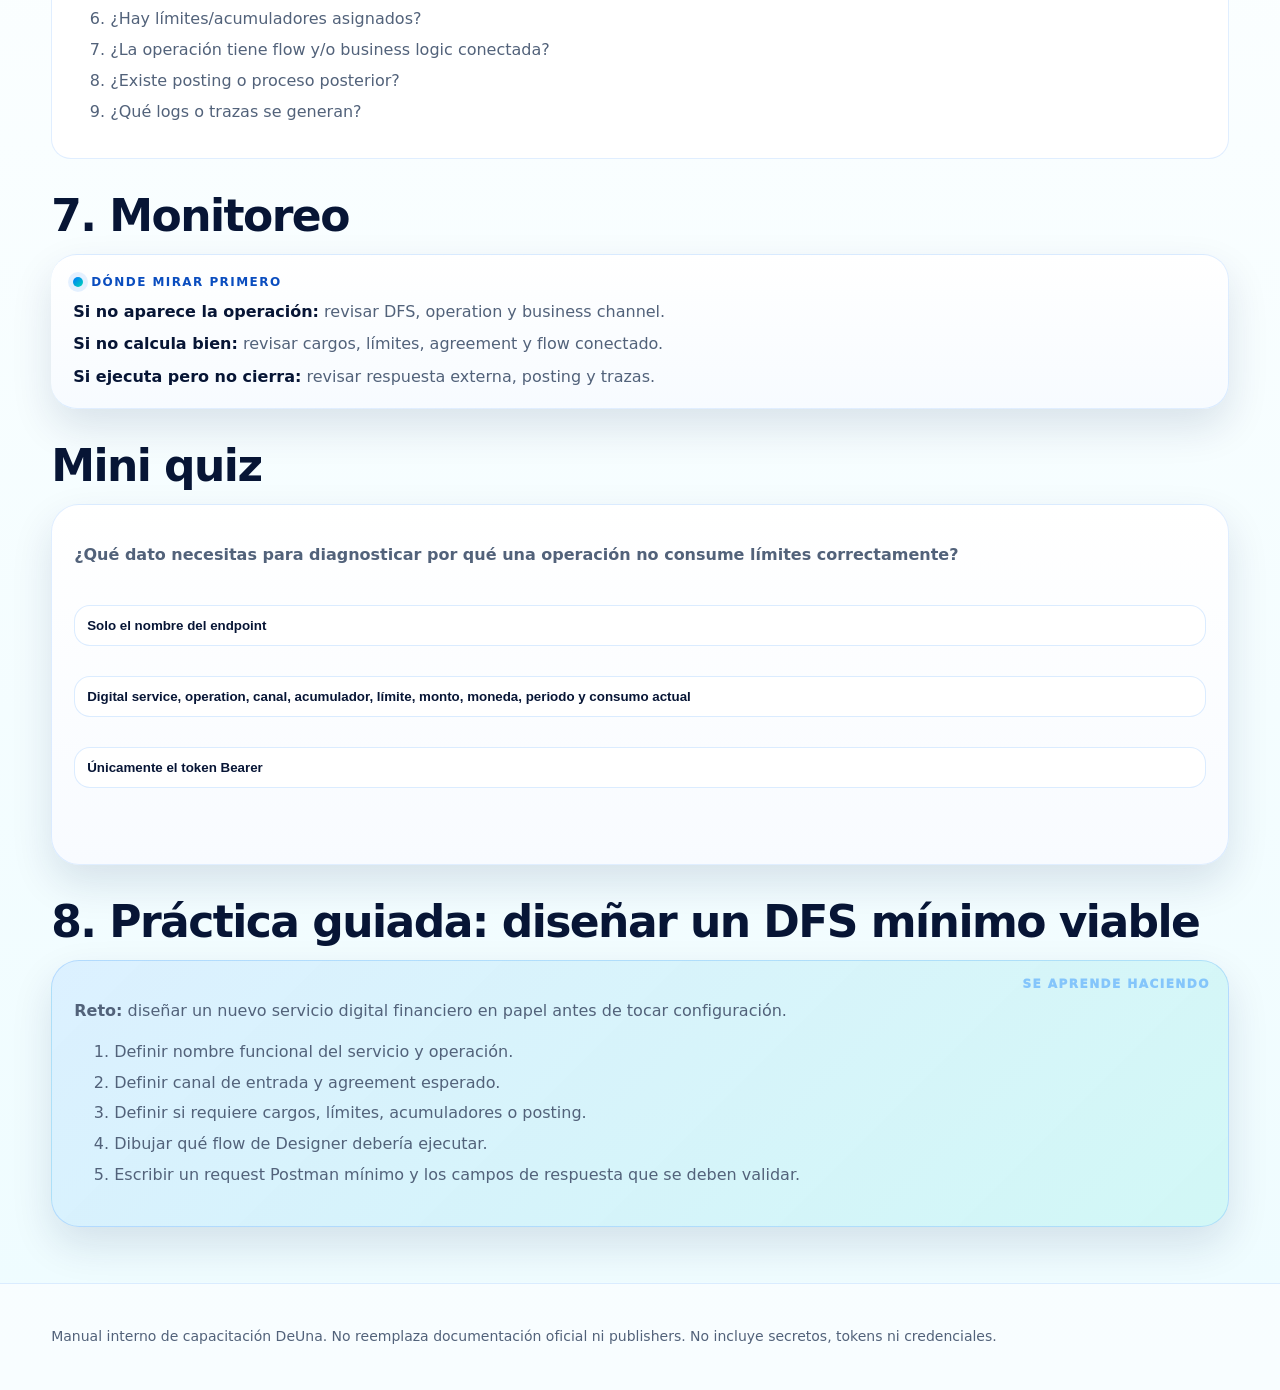
<file: modulos/03_servicios_digitales.html>
<!doctype html>
<html lang="es">
  <head>
    <meta charset="utf-8" />
    <meta name="viewport" content="width=device-width, initial-scale=1" />
    <title>
      03. Servicios digitales financieros | Manual Capacitación DeUna
    </title>
    <link rel="stylesheet" href="../assets/styles.css" />
  </head>
  <body>
    <header class="topbar">
      <div class="container nav">
        <a class="logo" href="../index.html"
          ><span class="logo-mark">D</span><span>Manual Técnico DeUna</span></a
        >
        <nav class="navlinks">
          <a href="../index.html">Inicio</a
          ><a href="../modulos/01_modelo_mental.html">Modelo</a
          ><a href="../modulos/02_casos_uso_deuna.html">Casos</a
          ><a href="../modulos/03_servicios_digitales.html">DFS</a
          ><a href="../modulos/04_limites_acumuladores.html">Límites</a
          ><a href="../modulos/05_designer.html">Designer</a
          ><a href="../modulos/06_integraciones_custom.html">Integraciones</a
          ><a href="../modulos/08_api_enablement_postman.html">APIs/Postman</a
          ><a href="../modulos/09_productos_publishers_deuna.html"
            >Publishers</a
          >
          <!-- <a href="../modulos/07_labs.html">Labs</a> -->
        </nav>
      </div>
    </header>
    <main class="container">
      <section class="hero">
        <span class="kicker">Manual de capacitación técnica DeUna</span>
        <h1>03. Servicios digitales financieros</h1>
        <p class="muted">
          Cómo entender, configurar y validar DFS en Frame Banking.
        </p>
      </section>
      <section class="panel executive">
        <span class="eyebrow">Vista guiada del módulo</span>
        <h2>1. Un DFS se entiende por cómo conecta piezas</h2>
        <p>
          El dominio principal es <code>digital-service</code> /
          <code>digital-service-template</code>, relacionado con
          <code>agreement</code>, <code>business-channel</code>,
          <code>charges</code>, <code>limits</code>, <code>accumulators</code>,
          <code>posting</code> y <code>operational</code>. La meta para el
          developer es leer esas relaciones antes de tocar configuración.
        </p>
        <div class="signal-grid">
          <div class="signal-card">
            <h3>Servicio</h3>
            <p>Define la capacidad funcional que la plataforma ofrece.</p>
          </div>
          <div class="signal-card">
            <h3>Operación</h3>
            <p>Define la acción concreta que el usuario o canal ejecuta.</p>
          </div>
          <div class="signal-card">
            <h3>Condiciones</h3>
            <p>
              Canal, agreement, reglas y flow cambian el comportamiento final.
            </p>
          </div>
        </div>
      </section>
      <section>
        <h2>2. Caso de uso</h2>
        <div class="dual-highlight">
          <div class="executive-summary">
            <span class="eyebrow">Lectura para developers</span>
            <h3>
              Un servicio digital financiero es una capacidad transaccional
              configurable
            </h3>
            <p>
              Puede representar pago, transferencia, retiro, depósito, recaudo,
              servicio masivo o flujo custom. Lo importante es entender qué
              habilita, por dónde entra y qué validaciones arrastra.
            </p>
          </div>
          <div class="executive-note">
            <span class="eyebrow">Modelo práctico</span>
            <p><strong>DFS:</strong> qué servicio existe.</p>
            <p><strong>Operación:</strong> qué acción se ejecuta.</p>
            <p><strong>Canal:</strong> por dónde entra.</p>
            <p>
              <strong>Agreement y reglas:</strong> quién puede operar y bajo qué
              condiciones.
            </p>
          </div>
        </div>
      </section>
      <section>
        <h2>3. Flujo de configuración recomendado</h2>
        <div class="mindmap">
          <div class="process-flow">
            <div class="process-step">
              <strong>Caso de uso</strong
              ><span>Definir el problema de negocio antes del endpoint.</span>
            </div>
            <div class="process-step">
              <strong>DFS</strong
              ><span>Identificar el servicio y su template asociado.</span>
            </div>
            <div class="process-step">
              <strong>Operación y canal</strong
              ><span>Validar qué acción se permite y desde dónde entra.</span>
            </div>
            <div class="process-step">
              <strong>Reglas</strong
              ><span>Agregar cargos, límites, acuerdos y flow.</span>
            </div>
            <div class="process-step">
              <strong>RUN</strong
              ><span>Probar, leer respuesta y confirmar trazabilidad.</span>
            </div>
          </div>
        </div>
      </section>
      <section>
        <h2>4. Reglas de negocio</h2>
        <div class="story-grid">
          <div class="story-card">
            <span class="story-index">Lectura 01</span>
            <h3>Capacidades del dominio</h3>
            <p>
              El dominio permite consultar y relacionar cargos, canales,
              acuerdos, atributos, templates y business logics alrededor de una
              operación.
            </p>
          </div>
          <div class="story-card">
            <span class="story-index">Lectura 02</span>
            <h3>Errores comunes de lectura</h3>
            <p>
              Un servicio no está necesariamente activo por existir. Tampoco
              todos los canales, agreements o flows aplican automáticamente.
            </p>
          </div>
          <div class="story-card">
            <span class="story-index">Lectura 03</span>
            <h3>Regla mínima de diagnóstico</h3>
            <p>
              Si algo falla, primero revisar la relación entre DFS, operación y
              canal. Ese triángulo explica muchas inconsistencias.
            </p>
          </div>
        </div>
        <div class="grid cols-2" style="margin-top: 18px">
          <div class="card">
            <h3>Capacidades documentadas</h3>
            <ul>
              <li>Consultar cargos por operación.</li>
              <li>Crear/remover cargos por operación.</li>
              <li>Asociar business channels a una operación.</li>
              <li>Consultar business channels por operación.</li>
              <li>Simular cálculo de cargos.</li>
              <li>Consultar acuerdos por digital service.</li>
              <li>Consultar atributos de operación.</li>
              <li>Relacionar service templates, bancos y business channels.</li>
              <li>Consultar acciones y business logics de service template.</li>
            </ul>
          </div>
          <div class="card">
            <h3>Qué conviene validar siempre</h3>
            <ul>
              <li>Estado real del servicio y de la operación.</li>
              <li>Canal habilitado para esa operación.</li>
              <li>Agreement y cuentas asociadas.</li>
              <li>Conexión del flow o business logic.</li>
              <li>Relación con límites, cargos y posting.</li>
            </ul>
          </div>
        </div>
      </section>
      <section>
        <h2>5. Integraciones</h2>
        <div class="compact-grid">
          <div class="compact-card">
            <span class="badge blue">DFS</span>
            <h3>Producto</h3>
            <p>Nombre, estado, atributos y relación con template.</p>
          </div>
          <div class="compact-card">
            <span class="badge blue">Operation</span>
            <h3>Acción</h3>
            <p>Código, cargos, límites, canal y flujo asociado.</p>
          </div>
          <div class="compact-card">
            <span class="badge blue">Agreement</span>
            <h3>Permiso</h3>
            <p>Cuentas asociadas, condiciones y servicios disponibles.</p>
          </div>
          <div class="compact-card">
            <span class="badge blue">Posting</span>
            <h3>Salida</h3>
            <p>Confirmaciones, errores y procesamiento posterior.</p>
          </div>
        </div>
        <div class="table-wrap" style="margin-top: 18px">
          <table>
            <thead>
              <tr>
                <th>Elemento</th>
                <th>Qué resuelve</th>
                <th>Qué debe saber el developer</th>
              </tr>
            </thead>
            <tbody>
              <tr>
                <td><code>digital-service</code></td>
                <td>Producto/capacidad financiera</td>
                <td>
                  Nombre, estado, operación, atributos y relación con template.
                </td>
              </tr>
              <tr>
                <td><code>operation</code></td>
                <td>Acción ejecutable</td>
                <td>
                  Operation code, cargos, límites, canal habilitado y flujo
                  asociado.
                </td>
              </tr>
              <tr>
                <td><code>business-channel</code></td>
                <td>Canal autorizado</td>
                <td>
                  Políticas, autenticación, permisos y habilitación de
                  operación.
                </td>
              </tr>
              <tr>
                <td><code>agreement</code></td>
                <td>Convenio del cliente/empresa/canal</td>
                <td>Cuentas asociadas, servicios permitidos y condiciones.</td>
              </tr>
              <tr>
                <td><code>charges</code></td>
                <td>Cargos/comisiones</td>
                <td>
                  Simulación, configuración por operación y validación de
                  cálculo.
                </td>
              </tr>
              <tr>
                <td><code>limits</code></td>
                <td>Control transaccional</td>
                <td>
                  Acumulador, límite, periodo, consumo, canal y operación.
                </td>
              </tr>
              <tr>
                <td><code>posting</code></td>
                <td>Contabilización/post proceso</td>
                <td>Post flow, líneas, errores y reprocesamiento.</td>
              </tr>
            </tbody>
          </table>
        </div>
      </section>
      <section>
        <h2>6. Ejecución RUN</h2>
        <div class="accordion">
          <div class="acc-item open">
            <div class="acc-head">
              Checklist para validar un DFS <span>+</span>
            </div>
            <div class="acc-body">
              <ol>
                <li>¿Existe el digital service?</li>
                <li>¿La operación está configurada y activa?</li>
                <li>¿El business channel está asociado a la operación?</li>
                <li>¿El agreement permite el servicio?</li>
                <li>¿Existen cargos asociados o simulables?</li>
                <li>¿Hay límites/acumuladores asignados?</li>
                <li>¿La operación tiene flow y/o business logic conectada?</li>
                <li>¿Existe posting o proceso posterior?</li>
                <li>¿Qué logs o trazas se generan?</li>
              </ol>
            </div>
          </div>
        </div>
      </section>
      <section>
        <h2>7. Monitoreo</h2>
        <div class="executive-note">
          <span class="eyebrow">Dónde mirar primero</span>
          <p>
            <strong>Si no aparece la operación:</strong> revisar DFS, operation
            y business channel.
          </p>
          <p>
            <strong>Si no calcula bien:</strong> revisar cargos, límites,
            agreement y flow conectado.
          </p>
          <p>
            <strong>Si ejecuta pero no cierra:</strong> revisar respuesta
            externa, posting y trazas.
          </p>
        </div>
      </section>
      <section>
        <h2>Mini quiz</h2>
        <div class="quiz card">
          <p>
            <strong
              >¿Qué dato necesitas para diagnosticar por qué una operación no
              consume límites correctamente?</strong
            >
          </p>
          <button data-answer="false">Solo el nombre del endpoint</button
          ><button data-answer="true">
            Digital service, operation, canal, acumulador, límite, monto,
            moneda, periodo y consumo actual</button
          ><button data-answer="false">Únicamente el token Bearer</button>
          <p class="quiz-msg muted"></p>
        </div>
      </section>

      <section>
        <h2>8. Práctica guiada: diseñar un DFS mínimo viable</h2>
        <div class="card practice">
          <p>
            <strong>Reto:</strong> diseñar un nuevo servicio digital financiero
            en papel antes de tocar configuración.
          </p>
          <ol>
            <li>Definir nombre funcional del servicio y operación.</li>
            <li>Definir canal de entrada y agreement esperado.</li>
            <li>
              Definir si requiere cargos, límites, acumuladores o posting.
            </li>
            <li>Dibujar qué flow de Designer debería ejecutar.</li>
            <li>
              Escribir un request Postman mínimo y los campos de respuesta que
              se deben validar.
            </li>
          </ol>
        </div>
      </section>
    </main>
    <footer class="footer">
      <div class="container small muted">
        Manual interno de capacitación DeUna. No reemplaza documentación oficial
        ni publishers. No incluye secretos, tokens ni credenciales.
      </div>
    </footer>
    <script src="../assets/app.js"></script>
  </body>
</html>
</file>
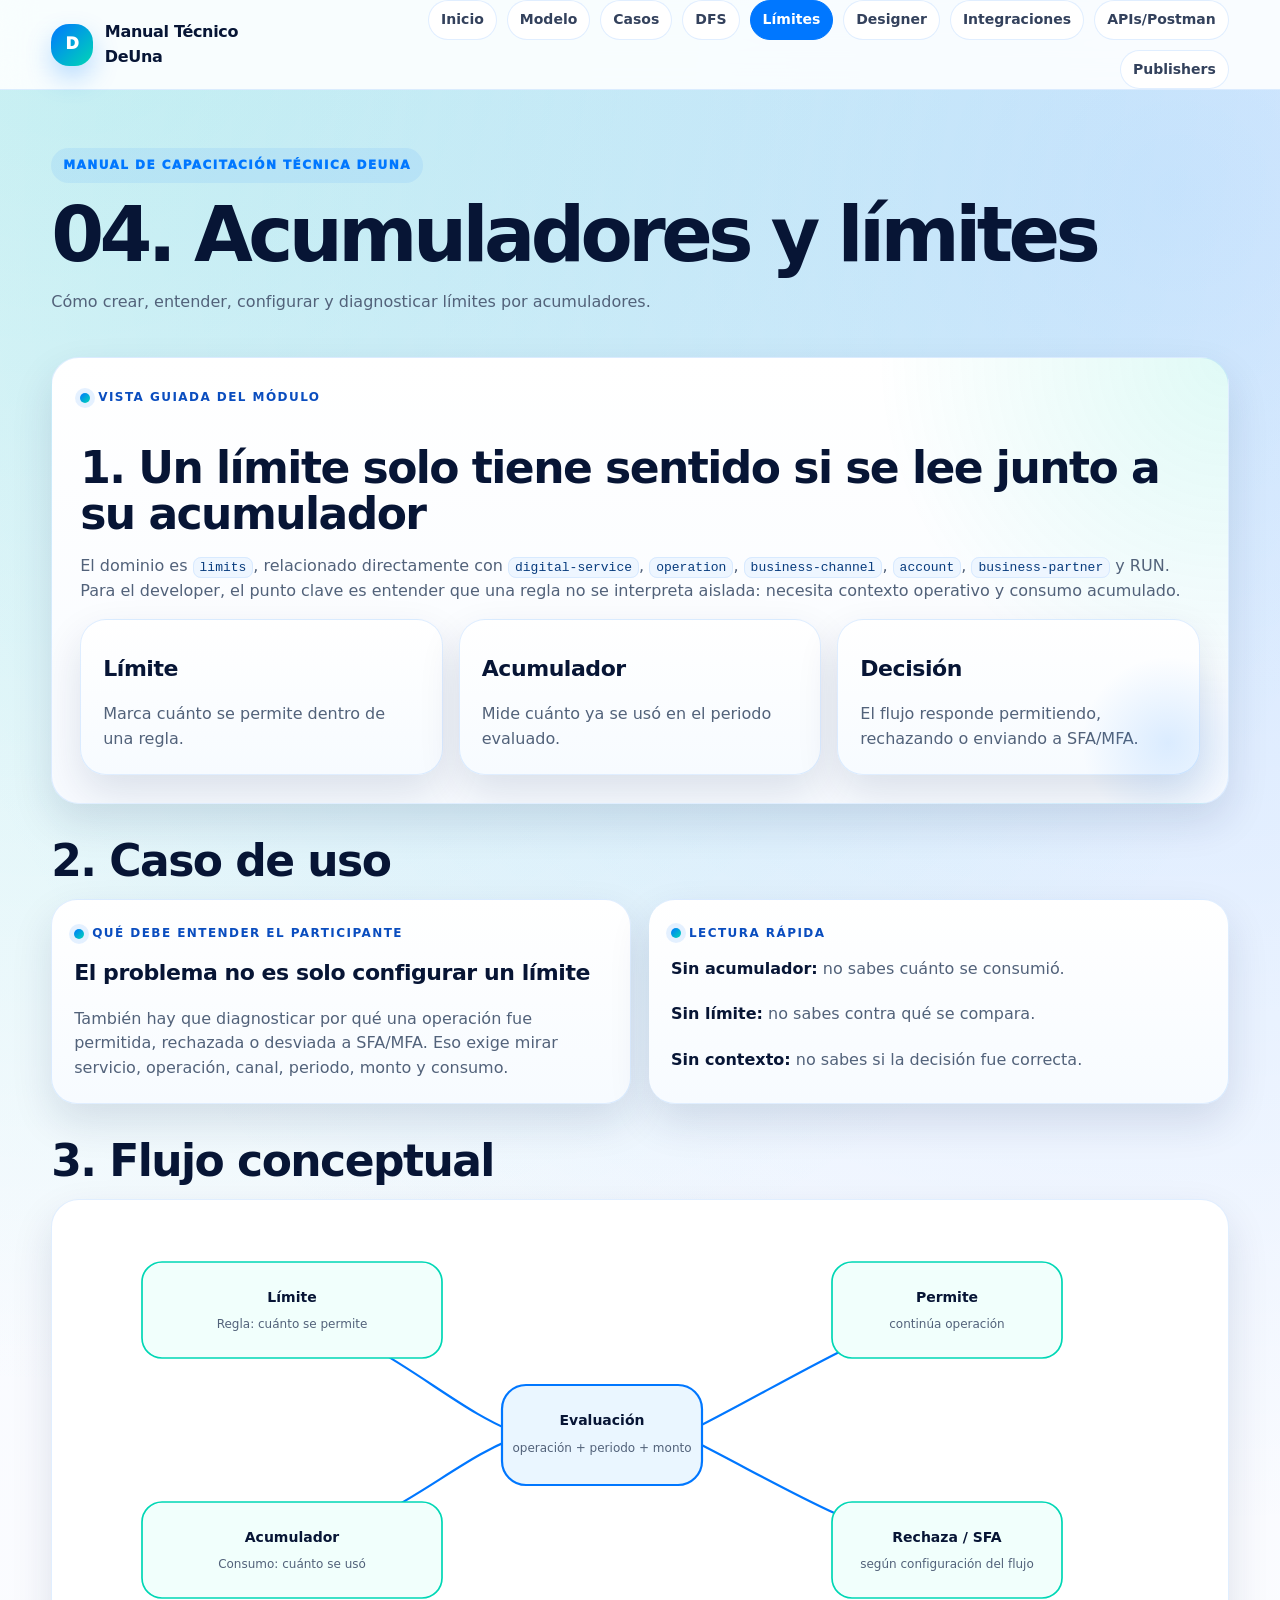
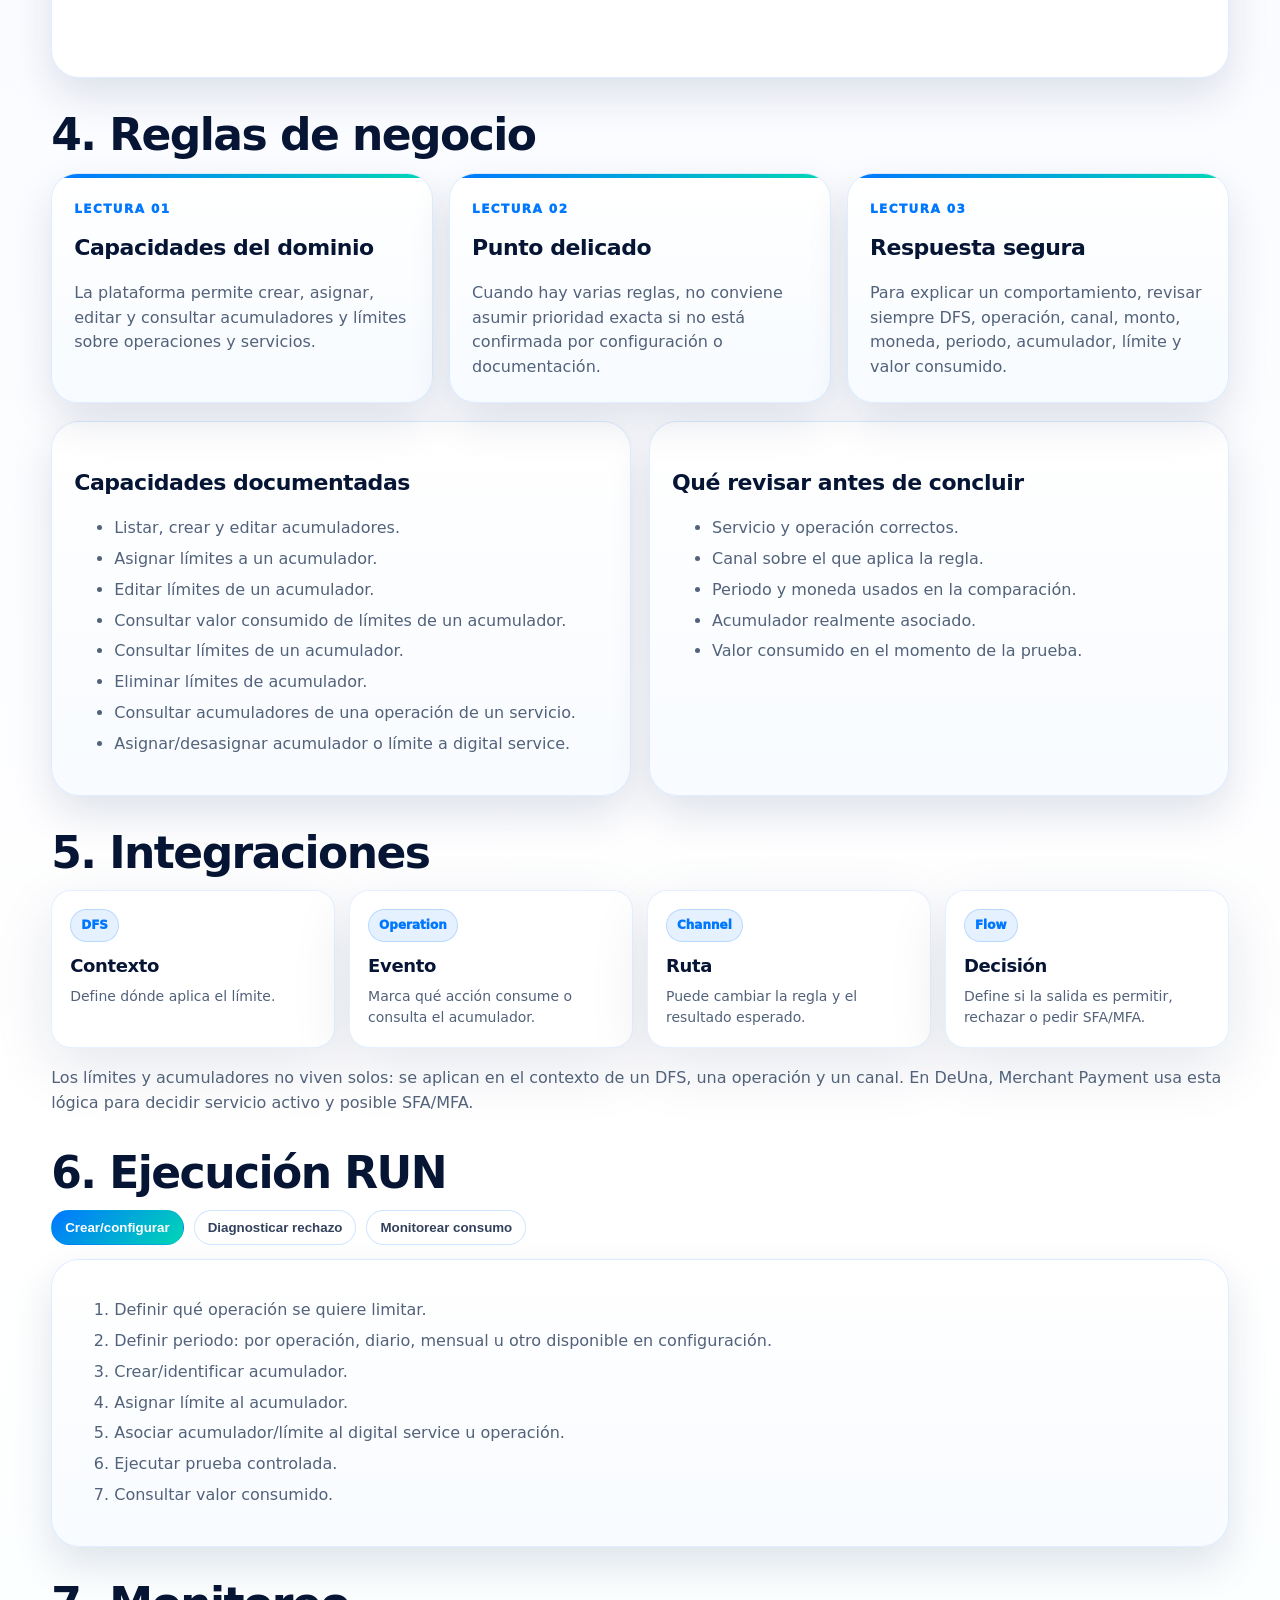
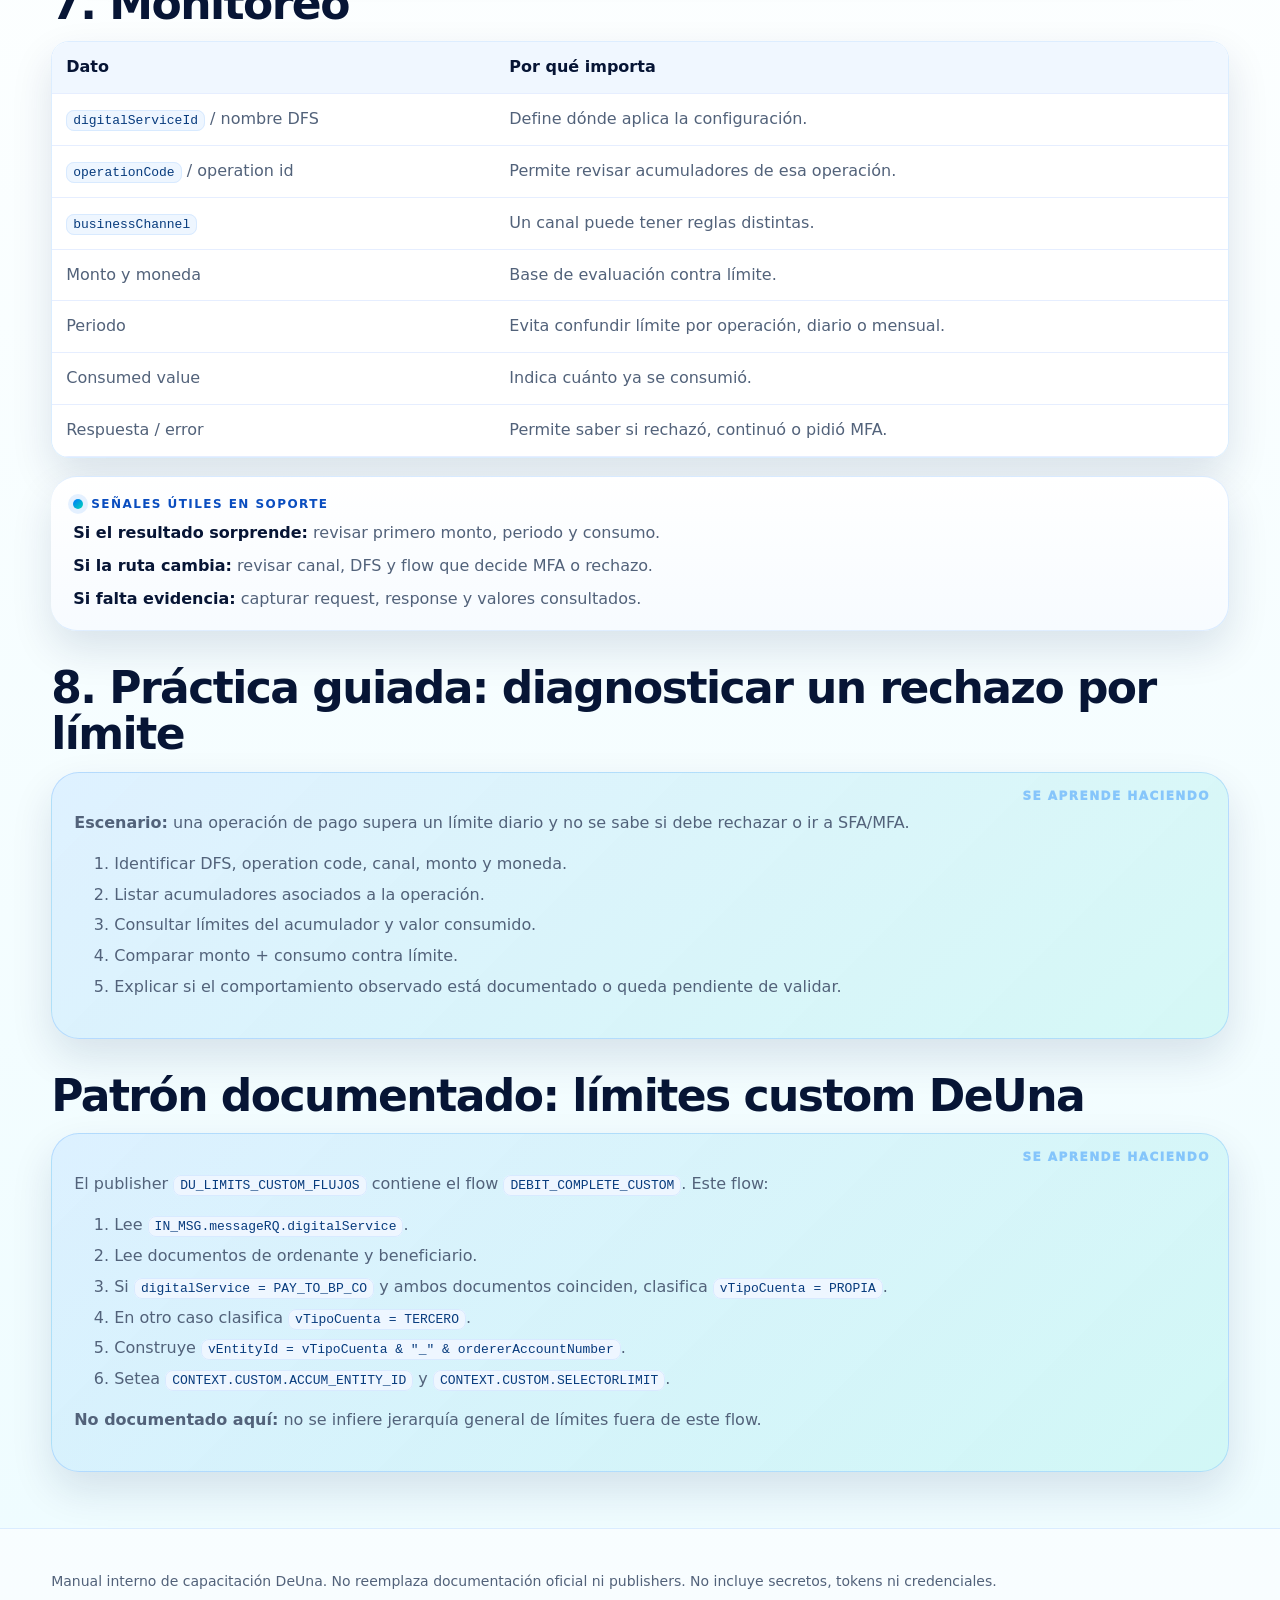
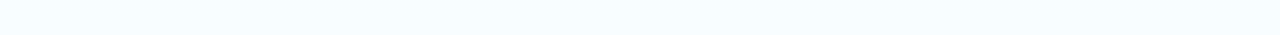
<file: modulos/04_limites_acumuladores.html>
<!doctype html>
<html lang="es">
  <head>
    <meta charset="utf-8" />
    <meta name="viewport" content="width=device-width, initial-scale=1" />
    <title>04. Acumuladores y límites | Manual Capacitación DeUna</title>
    <link rel="stylesheet" href="../assets/styles.css" />
  </head>
  <body>
    <header class="topbar">
      <div class="container nav">
        <a class="logo" href="../index.html"
          ><span class="logo-mark">D</span><span>Manual Técnico DeUna</span></a
        >
        <nav class="navlinks">
          <a href="../index.html">Inicio</a
          ><a href="../modulos/01_modelo_mental.html">Modelo</a
          ><a href="../modulos/02_casos_uso_deuna.html">Casos</a
          ><a href="../modulos/03_servicios_digitales.html">DFS</a
          ><a href="../modulos/04_limites_acumuladores.html">Límites</a
          ><a href="../modulos/05_designer.html">Designer</a
          ><a href="../modulos/06_integraciones_custom.html">Integraciones</a
          ><a href="../modulos/08_api_enablement_postman.html">APIs/Postman</a
          ><a href="../modulos/09_productos_publishers_deuna.html"
            >Publishers</a
          >
          <!-- <a href="../modulos/07_labs.html">Labs</a> -->
        </nav>
      </div>
    </header>
    <main class="container">
      <section class="hero">
        <span class="kicker">Manual de capacitación técnica DeUna</span>
        <h1>04. Acumuladores y límites</h1>
        <p class="muted">
          Cómo crear, entender, configurar y diagnosticar límites por
          acumuladores.
        </p>
      </section>
      <section class="panel executive">
        <span class="eyebrow">Vista guiada del módulo</span>
        <h2>1. Un límite solo tiene sentido si se lee junto a su acumulador</h2>
        <p>
          El dominio es <code>limits</code>, relacionado directamente con
          <code>digital-service</code>, <code>operation</code>,
          <code>business-channel</code>, <code>account</code>,
          <code>business-partner</code> y RUN. Para el developer, el punto clave
          es entender que una regla no se interpreta aislada: necesita contexto
          operativo y consumo acumulado.
        </p>
        <div class="signal-grid">
          <div class="signal-card">
            <h3>Límite</h3>
            <p>Marca cuánto se permite dentro de una regla.</p>
          </div>
          <div class="signal-card">
            <h3>Acumulador</h3>
            <p>Mide cuánto ya se usó en el periodo evaluado.</p>
          </div>
          <div class="signal-card">
            <h3>Decisión</h3>
            <p>
              El flujo responde permitiendo, rechazando o enviando a SFA/MFA.
            </p>
          </div>
        </div>
      </section>
      <section>
        <h2>2. Caso de uso</h2>
        <div class="dual-highlight">
          <div class="executive-summary">
            <span class="eyebrow">Qué debe entender el participante</span>
            <h3>El problema no es solo configurar un límite</h3>
            <p>
              También hay que diagnosticar por qué una operación fue permitida,
              rechazada o desviada a SFA/MFA. Eso exige mirar servicio,
              operación, canal, periodo, monto y consumo.
            </p>
          </div>
          <div class="executive-note">
            <span class="eyebrow">Lectura rápida</span>
            <p><strong>Sin acumulador:</strong> no sabes cuánto se consumió.</p>
            <p><strong>Sin límite:</strong> no sabes contra qué se compara.</p>
            <p>
              <strong>Sin contexto:</strong> no sabes si la decisión fue
              correcta.
            </p>
          </div>
        </div>
      </section>
      <section>
        <h2>3. Flujo conceptual</h2>
        <div class="mindmap">
          <svg width="1060" height="430" viewBox="0 0 1060 430">
            <path class="line-ok" d="M220 90 C330 130 380 190 450 215" />
            <path class="line-ok" d="M220 330 C330 300 380 240 450 215" />
            <path class="line-ok" d="M610 215 C700 170 760 130 860 90" />
            <path class="line-ok" d="M610 215 C700 260 760 300 860 330" />
            <rect
              x="70"
              y="42"
              width="300"
              height="96"
              rx="20"
              class="node-accent"
            />
            <text x="220" y="82" text-anchor="middle" class="svg-label">
              Límite
            </text>
            <text x="220" y="108" text-anchor="middle" class="svg-small">
              Regla: cuánto se permite
            </text>
            <rect
              x="70"
              y="282"
              width="300"
              height="96"
              rx="20"
              class="node-accent"
            />
            <text x="220" y="322" text-anchor="middle" class="svg-label">
              Acumulador
            </text>
            <text x="220" y="348" text-anchor="middle" class="svg-small">
              Consumo: cuánto se usó
            </text>
            <rect
              x="430"
              y="165"
              width="200"
              height="100"
              rx="24"
              class="node-main"
            />
            <text x="530" y="205" text-anchor="middle" class="svg-label">
              Evaluación
            </text>
            <text x="530" y="232" text-anchor="middle" class="svg-small">
              operación + periodo + monto
            </text>
            <rect
              x="760"
              y="42"
              width="230"
              height="96"
              rx="20"
              class="node-accent"
            />
            <text x="875" y="82" text-anchor="middle" class="svg-label">
              Permite
            </text>
            <text x="875" y="108" text-anchor="middle" class="svg-small">
              continúa operación
            </text>
            <rect
              x="760"
              y="282"
              width="230"
              height="96"
              rx="20"
              class="node-accent"
            />
            <text x="875" y="322" text-anchor="middle" class="svg-label">
              Rechaza / SFA
            </text>
            <text x="875" y="348" text-anchor="middle" class="svg-small">
              según configuración del flujo
            </text>
          </svg>
        </div>
      </section>
      <section>
        <h2>4. Reglas de negocio</h2>
        <div class="story-grid">
          <div class="story-card">
            <span class="story-index">Lectura 01</span>
            <h3>Capacidades del dominio</h3>
            <p>
              La plataforma permite crear, asignar, editar y consultar
              acumuladores y límites sobre operaciones y servicios.
            </p>
          </div>
          <div class="story-card">
            <span class="story-index">Lectura 02</span>
            <h3>Punto delicado</h3>
            <p>
              Cuando hay varias reglas, no conviene asumir prioridad exacta si
              no está confirmada por configuración o documentación.
            </p>
          </div>
          <div class="story-card">
            <span class="story-index">Lectura 03</span>
            <h3>Respuesta segura</h3>
            <p>
              Para explicar un comportamiento, revisar siempre DFS, operación,
              canal, monto, moneda, periodo, acumulador, límite y valor
              consumido.
            </p>
          </div>
        </div>
        <div class="grid cols-2" style="margin-top: 18px">
          <div class="card">
            <h3>Capacidades documentadas</h3>
            <ul>
              <li>Listar, crear y editar acumuladores.</li>
              <li>Asignar límites a un acumulador.</li>
              <li>Editar límites de un acumulador.</li>
              <li>Consultar valor consumido de límites de un acumulador.</li>
              <li>Consultar límites de un acumulador.</li>
              <li>Eliminar límites de acumulador.</li>
              <li>Consultar acumuladores de una operación de un servicio.</li>
              <li>Asignar/desasignar acumulador o límite a digital service.</li>
            </ul>
          </div>
          <div class="card">
            <h3>Qué revisar antes de concluir</h3>
            <ul>
              <li>Servicio y operación correctos.</li>
              <li>Canal sobre el que aplica la regla.</li>
              <li>Periodo y moneda usados en la comparación.</li>
              <li>Acumulador realmente asociado.</li>
              <li>Valor consumido en el momento de la prueba.</li>
            </ul>
          </div>
        </div>
      </section>
      <section>
        <h2>5. Integraciones</h2>
        <div class="compact-grid">
          <div class="compact-card">
            <span class="badge blue">DFS</span>
            <h3>Contexto</h3>
            <p>Define dónde aplica el límite.</p>
          </div>
          <div class="compact-card">
            <span class="badge blue">Operation</span>
            <h3>Evento</h3>
            <p>Marca qué acción consume o consulta el acumulador.</p>
          </div>
          <div class="compact-card">
            <span class="badge blue">Channel</span>
            <h3>Ruta</h3>
            <p>Puede cambiar la regla y el resultado esperado.</p>
          </div>
          <div class="compact-card">
            <span class="badge blue">Flow</span>
            <h3>Decisión</h3>
            <p>Define si la salida es permitir, rechazar o pedir SFA/MFA.</p>
          </div>
        </div>
        <p style="margin-top: 18px">
          Los límites y acumuladores no viven solos: se aplican en el contexto
          de un DFS, una operación y un canal. En DeUna, Merchant Payment usa
          esta lógica para decidir servicio activo y posible SFA/MFA.
        </p>
      </section>
      <section>
        <h2>6. Ejecución RUN</h2>
        <div data-tabs>
          <div class="tabs">
            <button class="tab-btn active" data-target="lim-crear">
              Crear/configurar</button
            ><button class="tab-btn" data-target="lim-diagnosticar">
              Diagnosticar rechazo</button
            ><button class="tab-btn" data-target="lim-monitorear">
              Monitorear consumo
            </button>
          </div>
          <div id="lim-crear" class="tab-panel active card">
            <ol>
              <li>Definir qué operación se quiere limitar.</li>
              <li>
                Definir periodo: por operación, diario, mensual u otro
                disponible en configuración.
              </li>
              <li>Crear/identificar acumulador.</li>
              <li>Asignar límite al acumulador.</li>
              <li>Asociar acumulador/límite al digital service u operación.</li>
              <li>Ejecutar prueba controlada.</li>
              <li>Consultar valor consumido.</li>
            </ol>
          </div>
          <div id="lim-diagnosticar" class="tab-panel card">
            <ol>
              <li>Obtener request, response, canal, monto y moneda.</li>
              <li>Identificar digital service y operation code.</li>
              <li>
                Consultar acumuladores asignados a la operación del servicio.
              </li>
              <li>Consultar límites del acumulador.</li>
              <li>Consultar valor consumido.</li>
              <li>Comparar monto + consumo vs límite.</li>
              <li>Validar si el flujo enruta a SFA/MFA o rechaza.</li>
            </ol>
          </div>
          <div id="lim-monitorear" class="tab-panel card">
            <p>
              KPIs recomendados: consumo por acumulador, rechazos por límite,
              operaciones enviadas a MFA, top clientes/canales cercanos al
              límite, errores por configuración incompleta y variación
              diaria/mensual.
            </p>
          </div>
        </div>
      </section>
      <section>
        <h2>7. Monitoreo</h2>
        <div class="table-wrap">
          <table>
            <thead>
              <tr>
                <th>Dato</th>
                <th>Por qué importa</th>
              </tr>
            </thead>
            <tbody>
              <tr>
                <td><code>digitalServiceId</code> / nombre DFS</td>
                <td>Define dónde aplica la configuración.</td>
              </tr>
              <tr>
                <td><code>operationCode</code> / operation id</td>
                <td>Permite revisar acumuladores de esa operación.</td>
              </tr>
              <tr>
                <td><code>businessChannel</code></td>
                <td>Un canal puede tener reglas distintas.</td>
              </tr>
              <tr>
                <td>Monto y moneda</td>
                <td>Base de evaluación contra límite.</td>
              </tr>
              <tr>
                <td>Periodo</td>
                <td>Evita confundir límite por operación, diario o mensual.</td>
              </tr>
              <tr>
                <td>Consumed value</td>
                <td>Indica cuánto ya se consumió.</td>
              </tr>
              <tr>
                <td>Respuesta / error</td>
                <td>Permite saber si rechazó, continuó o pidió MFA.</td>
              </tr>
            </tbody>
          </table>
        </div>
        <div class="executive-note" style="margin-top: 18px">
          <span class="eyebrow">Señales útiles en soporte</span>
          <p>
            <strong>Si el resultado sorprende:</strong> revisar primero monto,
            periodo y consumo.
          </p>
          <p>
            <strong>Si la ruta cambia:</strong> revisar canal, DFS y flow que
            decide MFA o rechazo.
          </p>
          <p>
            <strong>Si falta evidencia:</strong> capturar request, response y
            valores consultados.
          </p>
        </div>
      </section>

      <section>
        <h2>8. Práctica guiada: diagnosticar un rechazo por límite</h2>
        <div class="card practice">
          <p>
            <strong>Escenario:</strong> una operación de pago supera un límite
            diario y no se sabe si debe rechazar o ir a SFA/MFA.
          </p>
          <ol>
            <li>Identificar DFS, operation code, canal, monto y moneda.</li>
            <li>Listar acumuladores asociados a la operación.</li>
            <li>Consultar límites del acumulador y valor consumido.</li>
            <li>Comparar monto + consumo contra límite.</li>
            <li>
              Explicar si el comportamiento observado está documentado o queda
              pendiente de validar.
            </li>
          </ol>
        </div>
      </section>

      <section>
        <h2>Patrón documentado: límites custom DeUna</h2>
        <div class="card practice">
          <p>
            El publisher <code>DU_LIMITS_CUSTOM_FLUJOS</code> contiene el flow
            <code>DEBIT_COMPLETE_CUSTOM</code>. Este flow:
          </p>
          <ol>
            <li>Lee <code>IN_MSG.messageRQ.digitalService</code>.</li>
            <li>Lee documentos de ordenante y beneficiario.</li>
            <li>
              Si <code>digitalService = PAY_TO_BP_CO</code> y ambos documentos
              coinciden, clasifica <code>vTipoCuenta = PROPIA</code>.
            </li>
            <li>En otro caso clasifica <code>vTipoCuenta = TERCERO</code>.</li>
            <li>
              Construye
              <code>vEntityId = vTipoCuenta & "_" & ordererAccountNumber</code>.
            </li>
            <li>
              Setea <code>CONTEXT.CUSTOM.ACCUM_ENTITY_ID</code> y
              <code>CONTEXT.CUSTOM.SELECTORLIMIT</code>.
            </li>
          </ol>
          <p>
            <strong>No documentado aquí:</strong> no se infiere jerarquía
            general de límites fuera de este flow.
          </p>
        </div>
      </section>
    </main>
    <footer class="footer">
      <div class="container small muted">
        Manual interno de capacitación DeUna. No reemplaza documentación oficial
        ni publishers. No incluye secretos, tokens ni credenciales.
      </div>
    </footer>
    <script src="../assets/app.js"></script>
  </body>
</html>
</file>
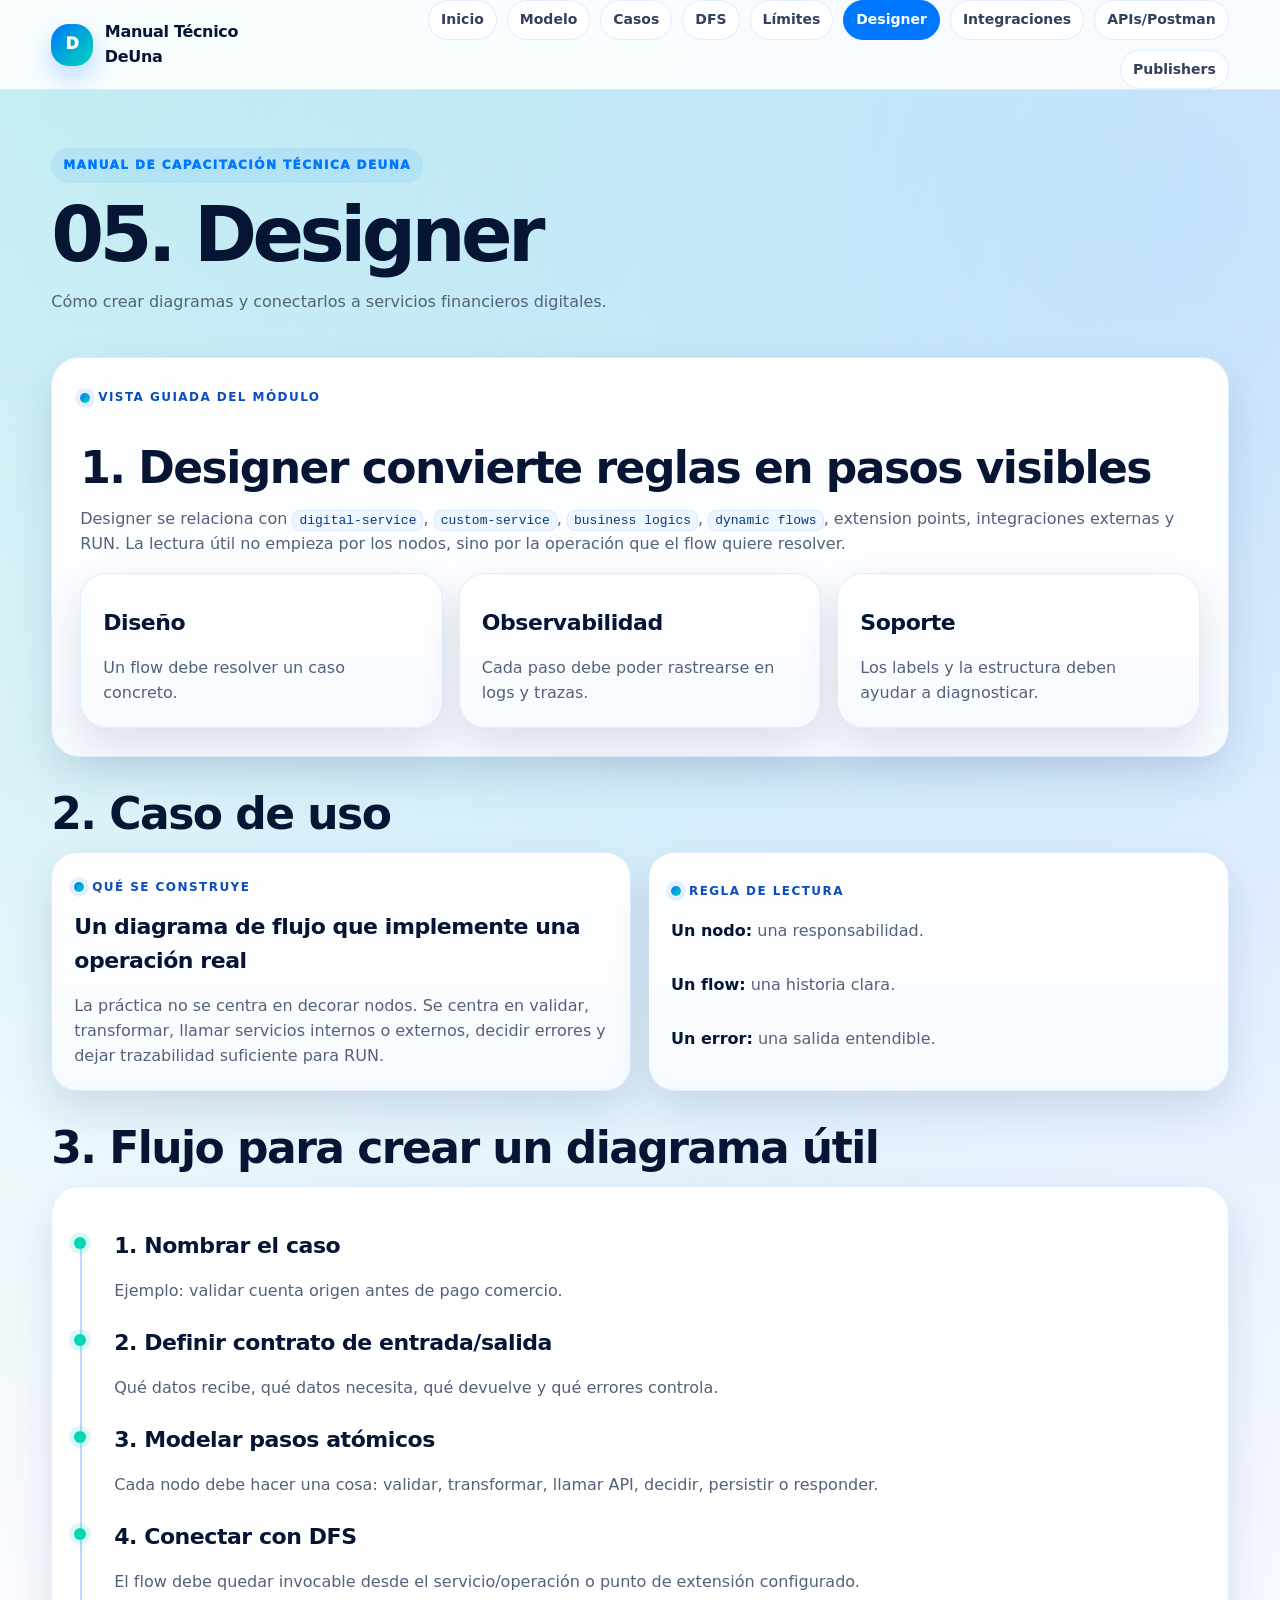
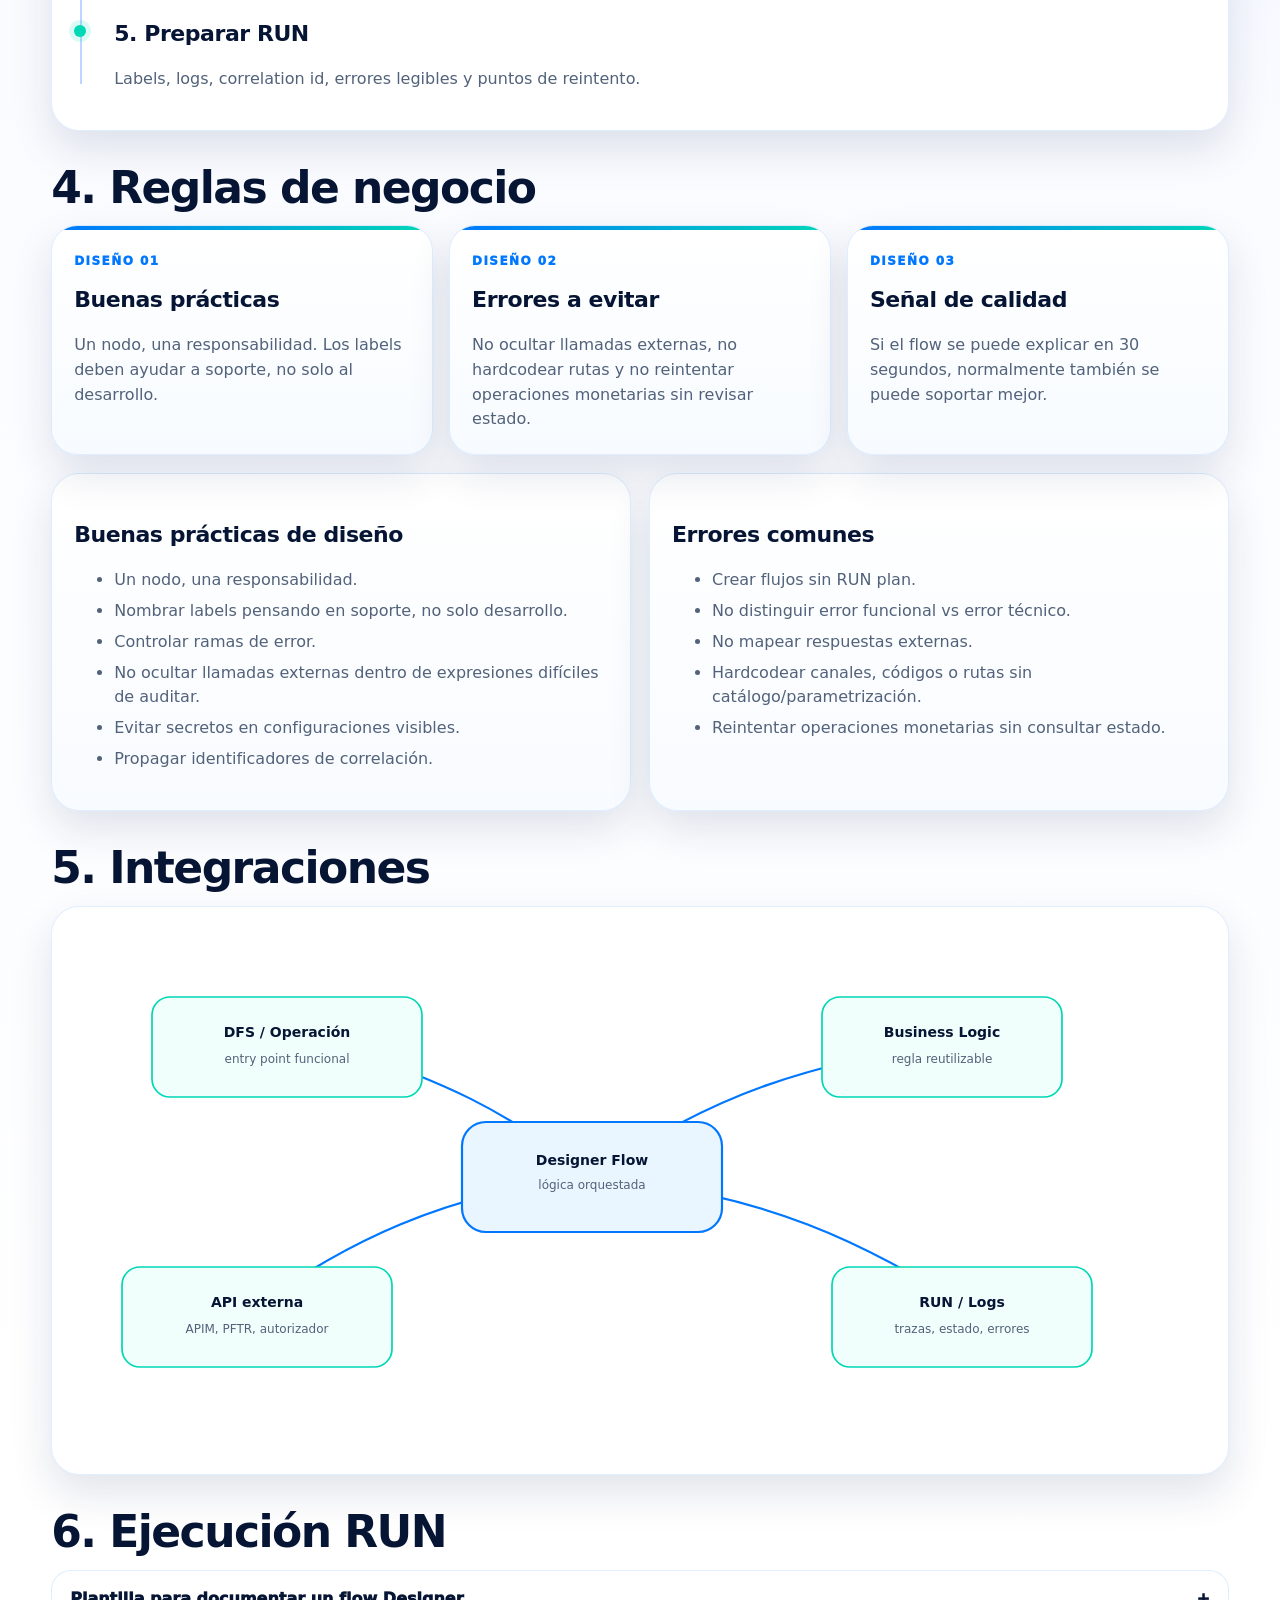
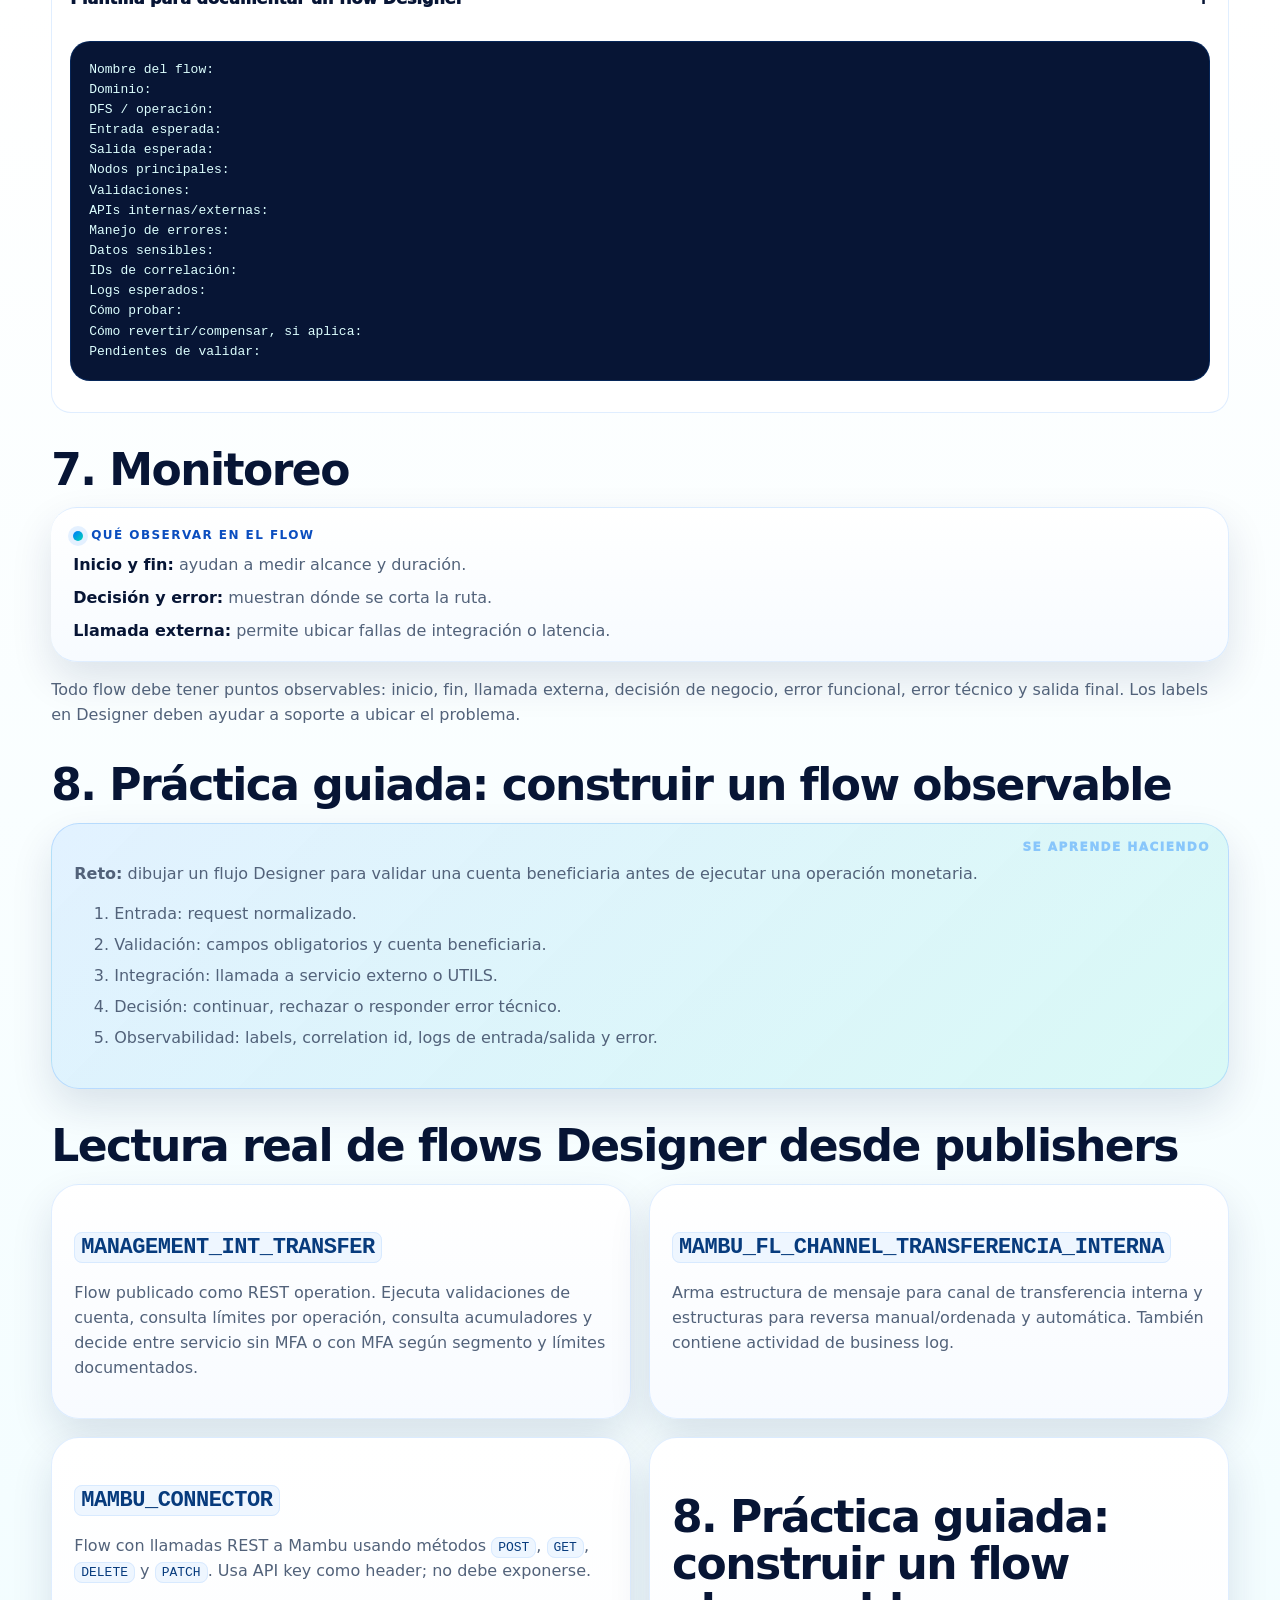
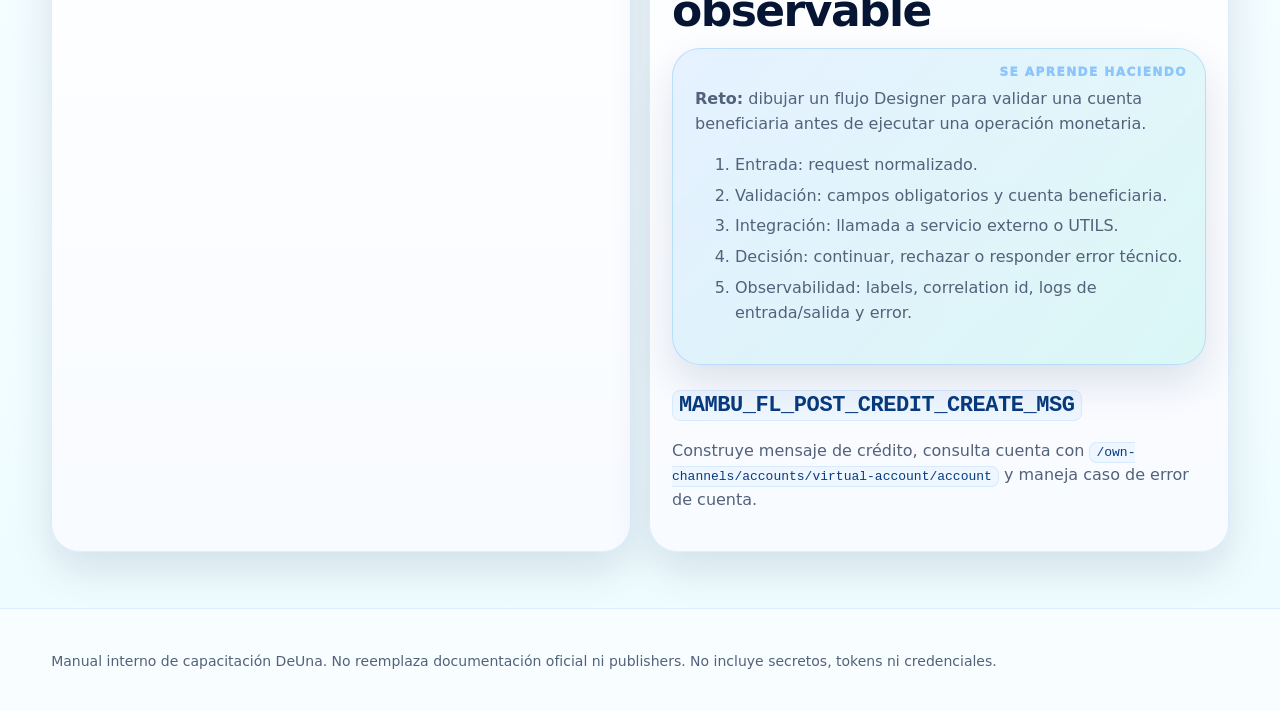
<file: modulos/05_designer.html>
<!doctype html>
<html lang="es">
  <head>
    <meta charset="utf-8" />
    <meta name="viewport" content="width=device-width, initial-scale=1" />
    <title>05. Designer | Manual Capacitación DeUna</title>
    <link rel="stylesheet" href="../assets/styles.css" />
  </head>
  <body>
    <header class="topbar">
      <div class="container nav">
        <a class="logo" href="../index.html"
          ><span class="logo-mark">D</span><span>Manual Técnico DeUna</span></a
        >
        <nav class="navlinks">
          <a href="../index.html">Inicio</a
          ><a href="../modulos/01_modelo_mental.html">Modelo</a
          ><a href="../modulos/02_casos_uso_deuna.html">Casos</a
          ><a href="../modulos/03_servicios_digitales.html">DFS</a
          ><a href="../modulos/04_limites_acumuladores.html">Límites</a
          ><a href="../modulos/05_designer.html">Designer</a
          ><a href="../modulos/06_integraciones_custom.html">Integraciones</a
          ><a href="../modulos/08_api_enablement_postman.html">APIs/Postman</a
          ><a href="../modulos/09_productos_publishers_deuna.html"
            >Publishers</a
          >
          <!-- <a href="../modulos/07_labs.html">Labs</a> -->
        </nav>
      </div>
    </header>
    <main class="container">
      <section class="hero">
        <span class="kicker">Manual de capacitación técnica DeUna</span>
        <h1>05. Designer</h1>
        <p class="muted">
          Cómo crear diagramas y conectarlos a servicios financieros digitales.
        </p>
      </section>
      <section class="panel">
        <span class="eyebrow">Vista guiada del módulo</span>
        <h2>1. Designer convierte reglas en pasos visibles</h2>
        <p>
          Designer se relaciona con <code>digital-service</code>,
          <code>custom-service</code>, <code>business logics</code>,
          <code>dynamic flows</code>, extension points, integraciones externas y
          RUN. La lectura útil no empieza por los nodos, sino por la operación
          que el flow quiere resolver.
        </p>
        <div class="signal-grid">
          <div class="signal-card">
            <h3>Diseño</h3>
            <p>Un flow debe resolver un caso concreto.</p>
          </div>
          <div class="signal-card">
            <h3>Observabilidad</h3>
            <p>Cada paso debe poder rastrearse en logs y trazas.</p>
          </div>
          <div class="signal-card">
            <h3>Soporte</h3>
            <p>Los labels y la estructura deben ayudar a diagnosticar.</p>
          </div>
        </div>
      </section>
      <section>
        <h2>2. Caso de uso</h2>
        <div class="dual-highlight">
          <div class="executive-summary">
            <span class="eyebrow">Qué se construye</span>
            <h3>Un diagrama de flujo que implemente una operación real</h3>
            <p>
              La práctica no se centra en decorar nodos. Se centra en validar,
              transformar, llamar servicios internos o externos, decidir errores
              y dejar trazabilidad suficiente para RUN.
            </p>
          </div>
          <div class="executive-note">
            <span class="eyebrow">Regla de lectura</span>
            <p><strong>Un nodo:</strong> una responsabilidad.</p>
            <p><strong>Un flow:</strong> una historia clara.</p>
            <p><strong>Un error:</strong> una salida entendible.</p>
          </div>
        </div>
      </section>
      <section>
        <h2>3. Flujo para crear un diagrama útil</h2>
        <div class="mindmap">
          <div class="timeline">
            <div class="tl">
              <h3>1. Nombrar el caso</h3>
              <p>Ejemplo: validar cuenta origen antes de pago comercio.</p>
            </div>
            <div class="tl">
              <h3>2. Definir contrato de entrada/salida</h3>
              <p>
                Qué datos recibe, qué datos necesita, qué devuelve y qué errores
                controla.
              </p>
            </div>
            <div class="tl">
              <h3>3. Modelar pasos atómicos</h3>
              <p>
                Cada nodo debe hacer una cosa: validar, transformar, llamar API,
                decidir, persistir o responder.
              </p>
            </div>
            <div class="tl">
              <h3>4. Conectar con DFS</h3>
              <p>
                El flow debe quedar invocable desde el servicio/operación o
                punto de extensión configurado.
              </p>
            </div>
            <div class="tl">
              <h3>5. Preparar RUN</h3>
              <p>
                Labels, logs, correlation id, errores legibles y puntos de
                reintento.
              </p>
            </div>
          </div>
        </div>
      </section>
      <section>
        <h2>4. Reglas de negocio</h2>
        <div class="story-grid">
          <div class="story-card">
            <span class="story-index">Diseño 01</span>
            <h3>Buenas prácticas</h3>
            <p>
              Un nodo, una responsabilidad. Los labels deben ayudar a soporte,
              no solo al desarrollo.
            </p>
          </div>
          <div class="story-card">
            <span class="story-index">Diseño 02</span>
            <h3>Errores a evitar</h3>
            <p>
              No ocultar llamadas externas, no hardcodear rutas y no reintentar
              operaciones monetarias sin revisar estado.
            </p>
          </div>
          <div class="story-card">
            <span class="story-index">Diseño 03</span>
            <h3>Señal de calidad</h3>
            <p>
              Si el flow se puede explicar en 30 segundos, normalmente también
              se puede soportar mejor.
            </p>
          </div>
        </div>
        <div class="grid cols-2" style="margin-top: 18px">
          <div class="card">
            <h3>Buenas prácticas de diseño</h3>
            <ul>
              <li>Un nodo, una responsabilidad.</li>
              <li>Nombrar labels pensando en soporte, no solo desarrollo.</li>
              <li>Controlar ramas de error.</li>
              <li>
                No ocultar llamadas externas dentro de expresiones difíciles de
                auditar.
              </li>
              <li>Evitar secretos en configuraciones visibles.</li>
              <li>Propagar identificadores de correlación.</li>
            </ul>
          </div>
          <div class="card">
            <h3>Errores comunes</h3>
            <ul>
              <li>Crear flujos sin RUN plan.</li>
              <li>No distinguir error funcional vs error técnico.</li>
              <li>No mapear respuestas externas.</li>
              <li>
                Hardcodear canales, códigos o rutas sin
                catálogo/parametrización.
              </li>
              <li>Reintentar operaciones monetarias sin consultar estado.</li>
            </ul>
          </div>
        </div>
      </section>
      <section>
        <h2>5. Integraciones</h2>
        <div class="mindmap">
          <svg width="1040" height="520" viewBox="0 0 1040 520">
            <path class="line-ok" d="M520 250 C430 180 370 155 270 120" />
            <path class="line-ok" d="M520 250 C650 160 740 140 870 115" />
            <path class="line-ok" d="M520 250 C375 265 270 315 170 390" />
            <path class="line-ok" d="M520 250 C690 265 795 315 910 390" />
            <rect
              x="390"
              y="195"
              width="260"
              height="110"
              rx="24"
              class="node-main"
            />
            <text x="520" y="238" text-anchor="middle" class="svg-label">
              Designer Flow
            </text>
            <text x="520" y="262" text-anchor="middle" class="svg-small">
              lógica orquestada
            </text>
            <rect
              x="80"
              y="70"
              width="270"
              height="100"
              rx="18"
              class="node-accent"
            />
            <text x="215" y="110" text-anchor="middle" class="svg-label">
              DFS / Operación
            </text>
            <text x="215" y="136" text-anchor="middle" class="svg-small">
              entry point funcional
            </text>
            <rect
              x="750"
              y="70"
              width="240"
              height="100"
              rx="18"
              class="node-accent"
            />
            <text x="870" y="110" text-anchor="middle" class="svg-label">
              Business Logic
            </text>
            <text x="870" y="136" text-anchor="middle" class="svg-small">
              regla reutilizable
            </text>
            <rect
              x="50"
              y="340"
              width="270"
              height="100"
              rx="18"
              class="node-accent"
            />
            <text x="185" y="380" text-anchor="middle" class="svg-label">
              API externa
            </text>
            <text x="185" y="406" text-anchor="middle" class="svg-small">
              APIM, PFTR, autorizador
            </text>
            <rect
              x="760"
              y="340"
              width="260"
              height="100"
              rx="18"
              class="node-accent"
            />
            <text x="890" y="380" text-anchor="middle" class="svg-label">
              RUN / Logs
            </text>
            <text x="890" y="406" text-anchor="middle" class="svg-small">
              trazas, estado, errores
            </text>
          </svg>
        </div>
      </section>
      <section>
        <h2>6. Ejecución RUN</h2>
        <div class="accordion">
          <div class="acc-item open">
            <div class="acc-head">
              Plantilla para documentar un flow Designer <span>+</span>
            </div>
            <div class="acc-body">
              <pre>
Nombre del flow:
Dominio:
DFS / operación:
Entrada esperada:
Salida esperada:
Nodos principales:
Validaciones:
APIs internas/externas:
Manejo de errores:
Datos sensibles:
IDs de correlación:
Logs esperados:
Cómo probar:
Cómo revertir/compensar, si aplica:
Pendientes de validar:</pre
              >
            </div>
          </div>
        </div>
      </section>
      <section>
        <h2>7. Monitoreo</h2>
        <div class="executive-note">
          <span class="eyebrow">Qué observar en el flow</span>
          <p>
            <strong>Inicio y fin:</strong> ayudan a medir alcance y duración.
          </p>
          <p>
            <strong>Decisión y error:</strong> muestran dónde se corta la ruta.
          </p>
          <p>
            <strong>Llamada externa:</strong> permite ubicar fallas de
            integración o latencia.
          </p>
        </div>
        <p>
          Todo flow debe tener puntos observables: inicio, fin, llamada externa,
          decisión de negocio, error funcional, error técnico y salida final.
          Los labels en Designer deben ayudar a soporte a ubicar el problema.
        </p>
      </section>

      <section>
        <h2>8. Práctica guiada: construir un flow observable</h2>
        <div class="card practice">
          <p>
            <strong>Reto:</strong> dibujar un flujo Designer para validar una
            cuenta beneficiaria antes de ejecutar una operación monetaria.
          </p>
          <ol>
            <li>Entrada: request normalizado.</li>
            <li>Validación: campos obligatorios y cuenta beneficiaria.</li>
            <li>Integración: llamada a servicio externo o UTILS.</li>
            <li>Decisión: continuar, rechazar o responder error técnico.</li>
            <li>
              Observabilidad: labels, correlation id, logs de entrada/salida y
              error.
            </li>
          </ol>
        </div>
      </section>

      <section>
        <h2>Lectura real de flows Designer desde publishers</h2>
        <div class="grid cols-2">
          <div class="card">
            <h3><code>MANAGEMENT_INT_TRANSFER</code></h3>
            <p>
              Flow publicado como REST operation. Ejecuta validaciones de
              cuenta, consulta límites por operación, consulta acumuladores y
              decide entre servicio sin MFA o con MFA según segmento y límites
              documentados.
            </p>
          </div>
          <div class="card">
            <h3><code>MAMBU_FL_CHANNEL_TRANSFERENCIA_INTERNA</code></h3>
            <p>
              Arma estructura de mensaje para canal de transferencia interna y
              estructuras para reversa manual/ordenada y automática. También
              contiene actividad de business log.
            </p>
          </div>
          <div class="card">
            <h3><code>MAMBU_CONNECTOR</code></h3>
            <p>
              Flow con llamadas REST a Mambu usando métodos <code>POST</code>,
              <code>GET</code>, <code>DELETE</code> y <code>PATCH</code>. Usa
              API key como header; no debe exponerse.
            </p>
          </div>
          <div class="card">
            <section>
              <h2>8. Práctica guiada: construir un flow observable</h2>
              <div class="card practice">
                <p>
                  <strong>Reto:</strong> dibujar un flujo Designer para validar
                  una cuenta beneficiaria antes de ejecutar una operación
                  monetaria.
                </p>
                <ol>
                  <li>Entrada: request normalizado.</li>
                  <li>
                    Validación: campos obligatorios y cuenta beneficiaria.
                  </li>
                  <li>Integración: llamada a servicio externo o UTILS.</li>
                  <li>
                    Decisión: continuar, rechazar o responder error técnico.
                  </li>
                  <li>
                    Observabilidad: labels, correlation id, logs de
                    entrada/salida y error.
                  </li>
                </ol>
              </div>
            </section>

            <h3><code>MAMBU_FL_POST_CREDIT_CREATE_MSG</code></h3>
            <p>
              Construye mensaje de crédito, consulta cuenta con
              <code>/own-channels/accounts/virtual-account/account</code> y
              maneja caso de error de cuenta.
            </p>
          </div>
        </div>
      </section>
    </main>
    <footer class="footer">
      <div class="container small muted">
        Manual interno de capacitación DeUna. No reemplaza documentación oficial
        ni publishers. No incluye secretos, tokens ni credenciales.
      </div>
    </footer>
    <script src="../assets/app.js"></script>
  </body>
</html>
</file>
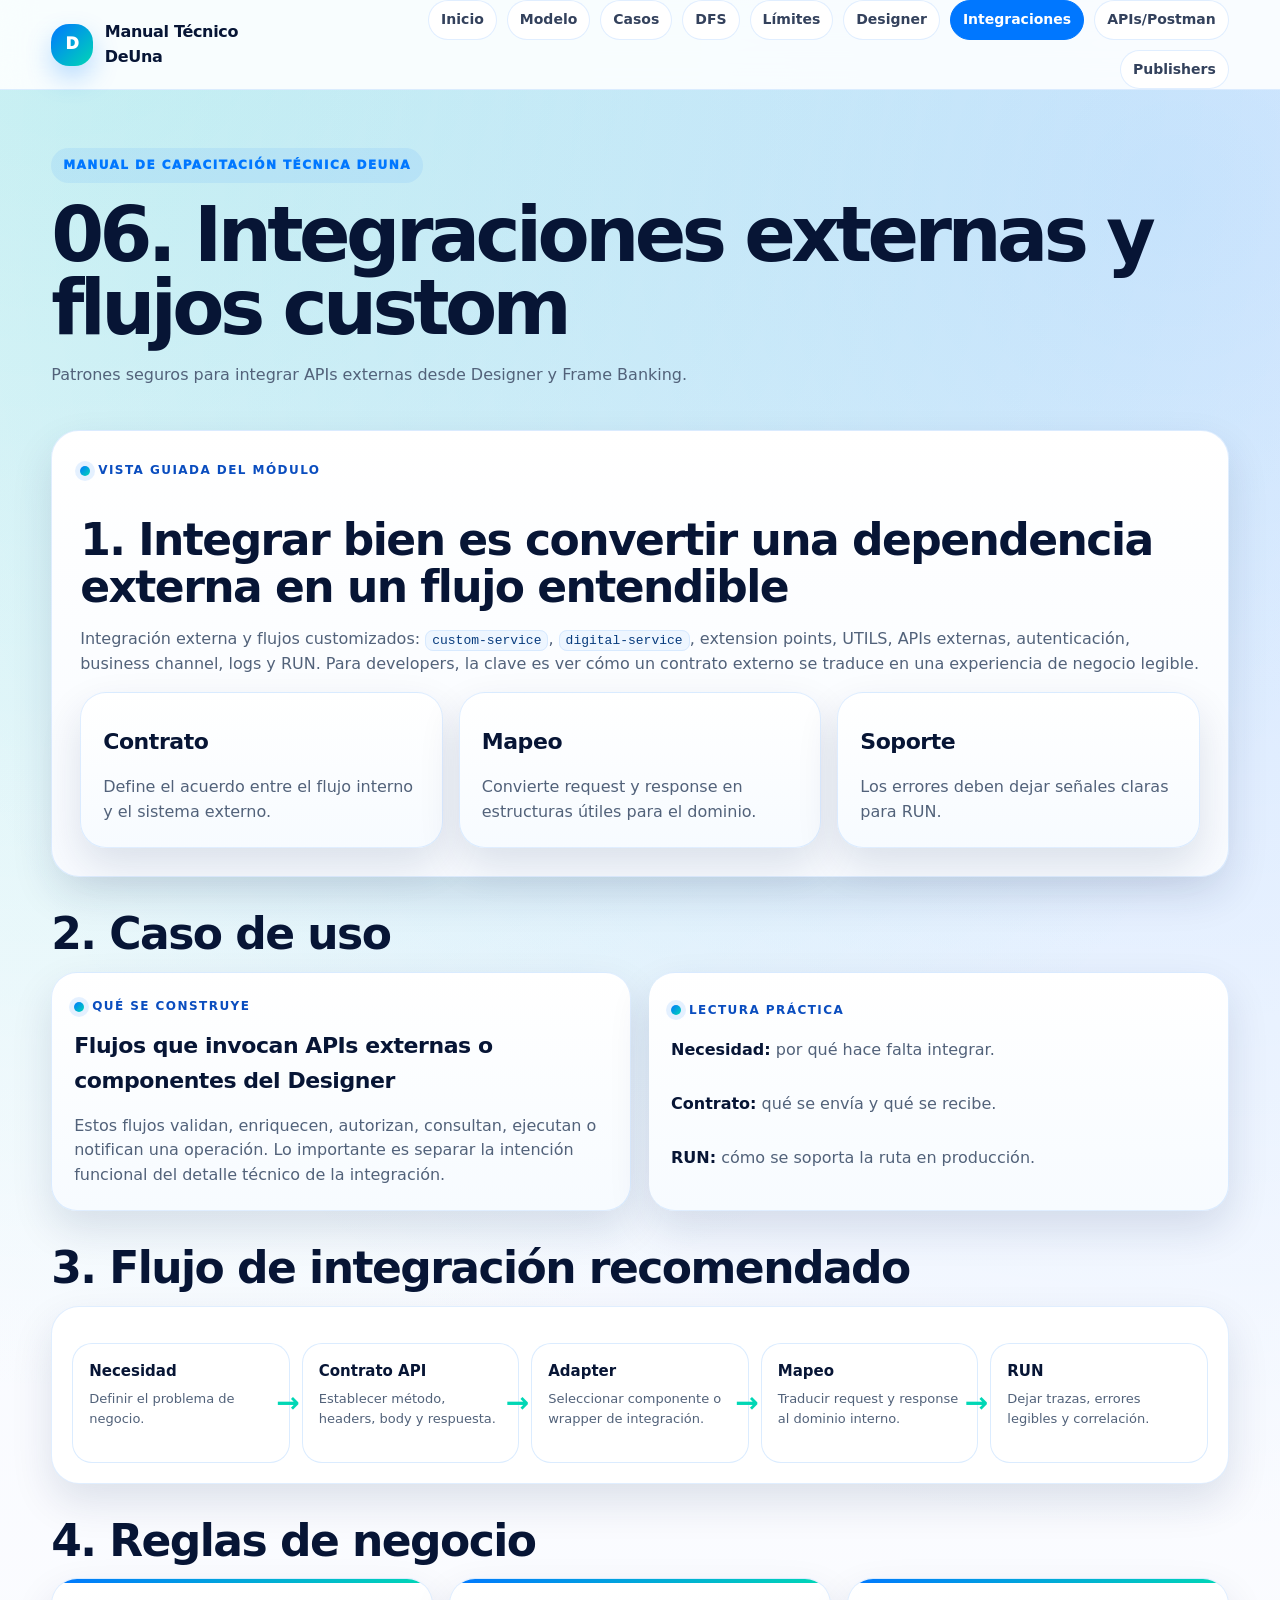
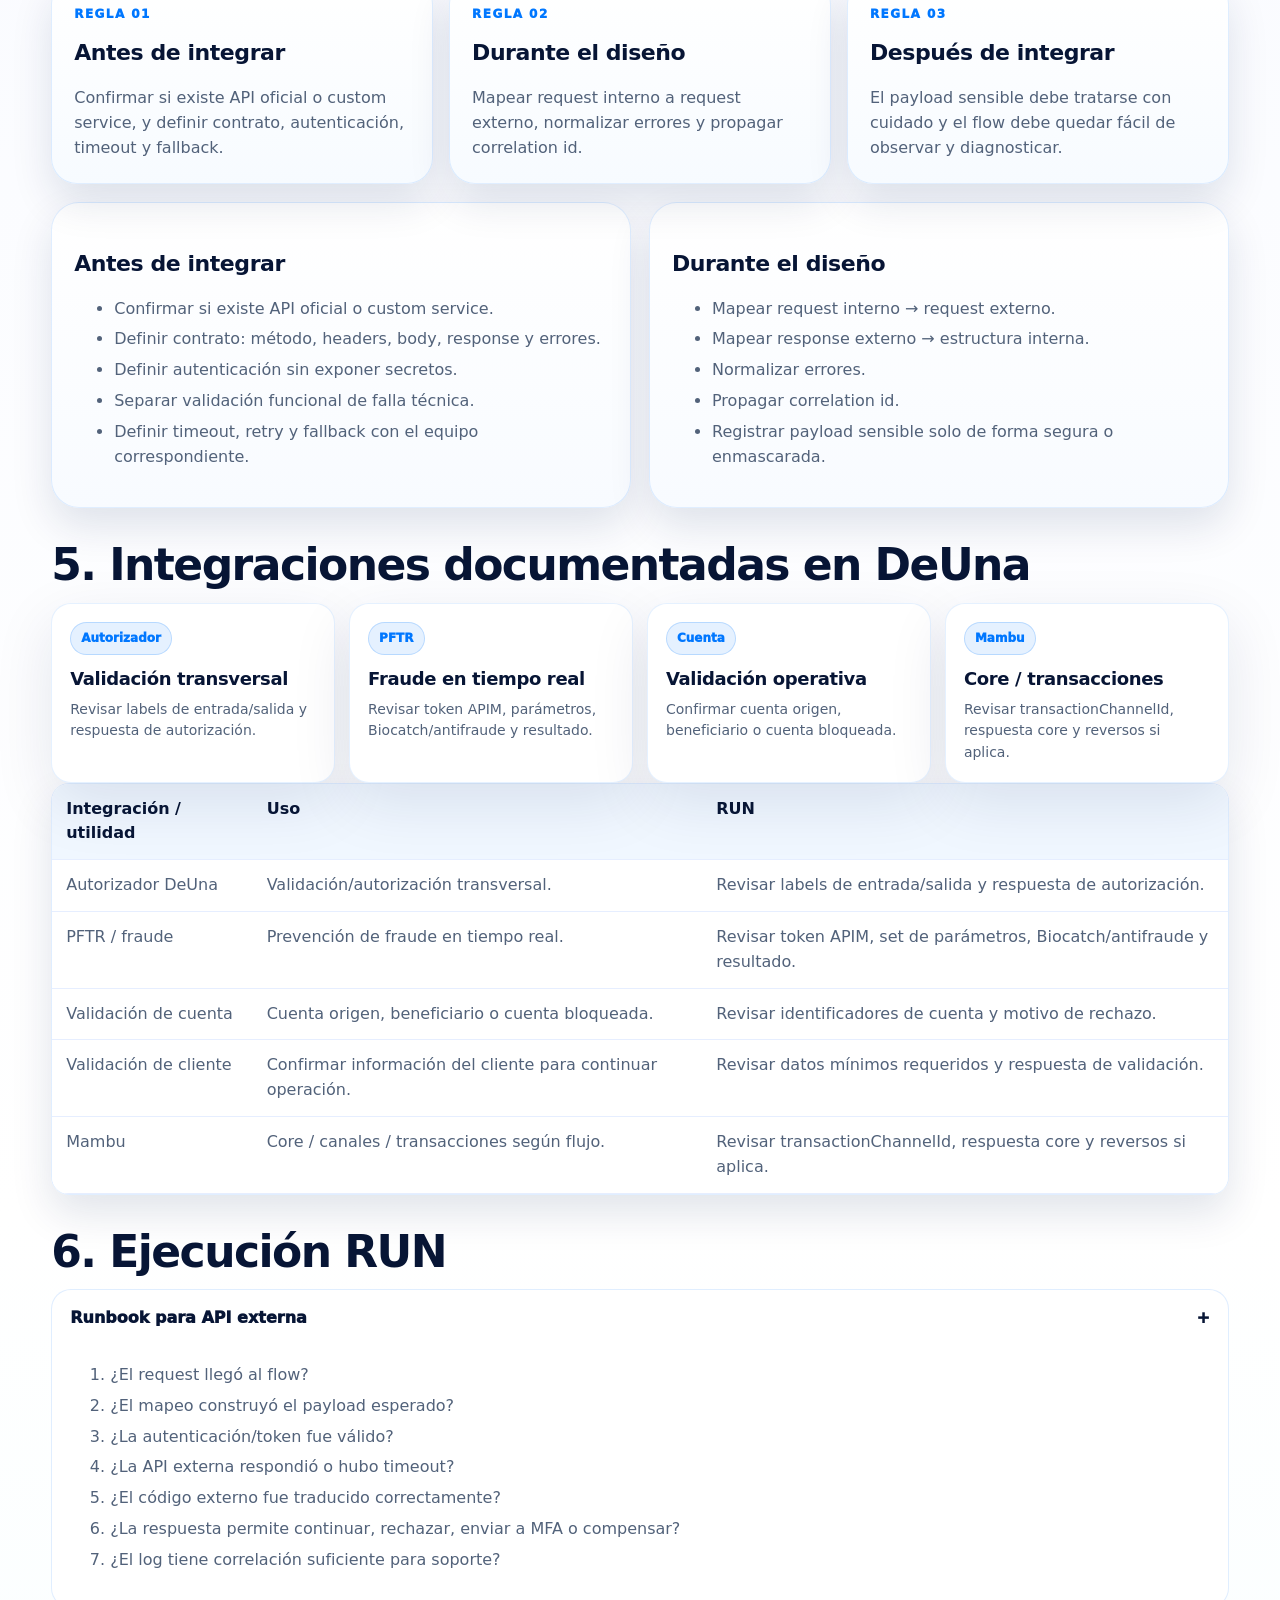
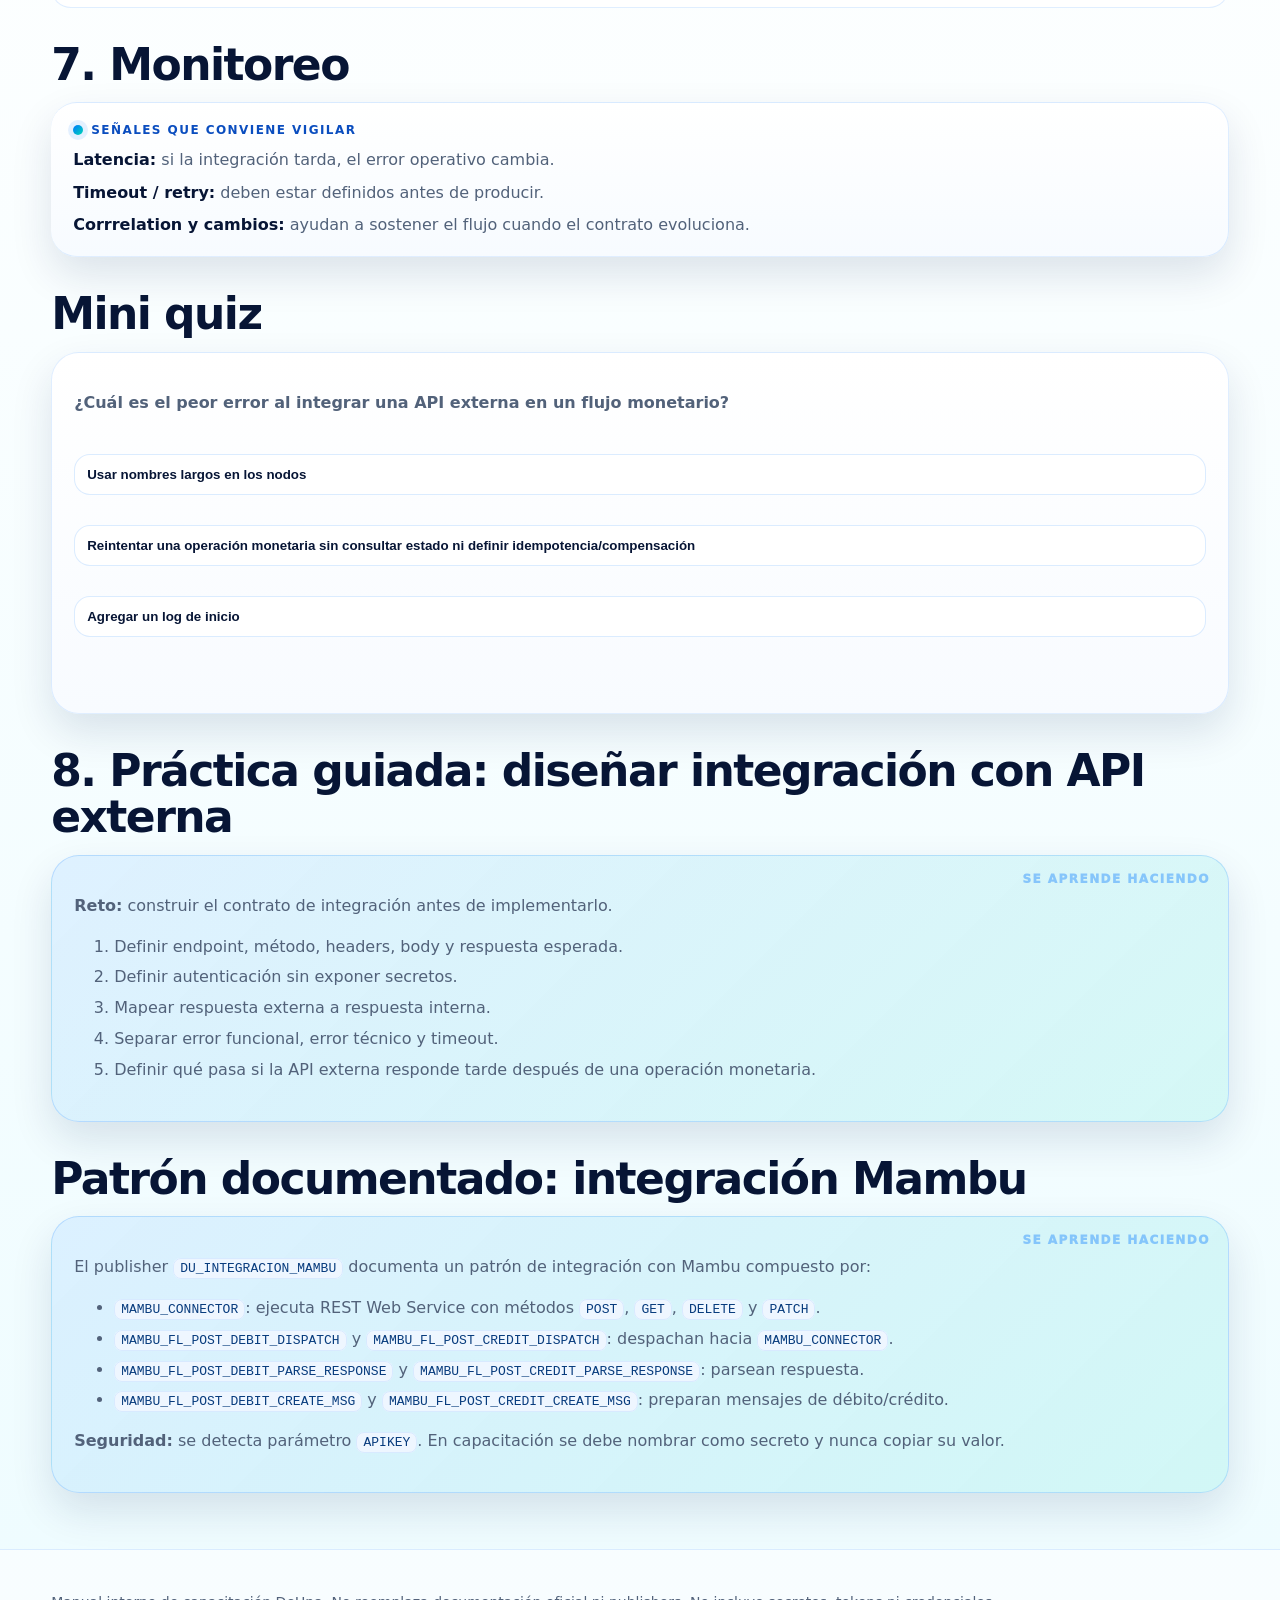
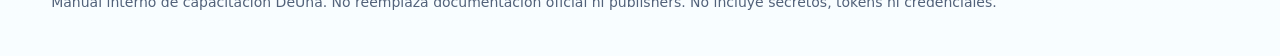
<file: modulos/06_integraciones_custom.html>
<!doctype html>
<html lang="es">
  <head>
    <meta charset="utf-8" />
    <meta name="viewport" content="width=device-width, initial-scale=1" />
    <title>
      06. Integraciones externas y flujos custom | Manual Capacitación DeUna
    </title>
    <link rel="stylesheet" href="../assets/styles.css" />
  </head>
  <body>
    <header class="topbar">
      <div class="container nav">
        <a class="logo" href="../index.html"
          ><span class="logo-mark">D</span><span>Manual Técnico DeUna</span></a
        >
        <nav class="navlinks">
          <a href="../index.html">Inicio</a
          ><a href="../modulos/01_modelo_mental.html">Modelo</a
          ><a href="../modulos/02_casos_uso_deuna.html">Casos</a
          ><a href="../modulos/03_servicios_digitales.html">DFS</a
          ><a href="../modulos/04_limites_acumuladores.html">Límites</a
          ><a href="../modulos/05_designer.html">Designer</a
          ><a href="../modulos/06_integraciones_custom.html">Integraciones</a
          ><a href="../modulos/08_api_enablement_postman.html">APIs/Postman</a
          ><a href="../modulos/09_productos_publishers_deuna.html"
            >Publishers</a
          >
          <!-- <a href="../modulos/07_labs.html">Labs</a> -->
        </nav>
      </div>
    </header>
    <main class="container">
      <section class="hero">
        <span class="kicker">Manual de capacitación técnica DeUna</span>
        <h1>06. Integraciones externas y flujos custom</h1>
        <p class="muted">
          Patrones seguros para integrar APIs externas desde Designer y Frame
          Banking.
        </p>
      </section>
      <section class="panel">
        <span class="eyebrow">Vista guiada del módulo</span>
        <h2>
          1. Integrar bien es convertir una dependencia externa en un flujo
          entendible
        </h2>
        <p>
          Integración externa y flujos customizados:
          <code>custom-service</code>, <code>digital-service</code>, extension
          points, UTILS, APIs externas, autenticación, business channel, logs y
          RUN. Para developers, la clave es ver cómo un contrato externo se
          traduce en una experiencia de negocio legible.
        </p>
        <div class="signal-grid">
          <div class="signal-card">
            <h3>Contrato</h3>
            <p>
              Define el acuerdo entre el flujo interno y el sistema externo.
            </p>
          </div>
          <div class="signal-card">
            <h3>Mapeo</h3>
            <p>
              Convierte request y response en estructuras útiles para el
              dominio.
            </p>
          </div>
          <div class="signal-card">
            <h3>Soporte</h3>
            <p>Los errores deben dejar señales claras para RUN.</p>
          </div>
        </div>
      </section>
      <section>
        <h2>2. Caso de uso</h2>
        <div class="dual-highlight">
          <div class="executive-summary">
            <span class="eyebrow">Qué se construye</span>
            <h3>Flujos que invocan APIs externas o componentes del Designer</h3>
            <p>
              Estos flujos validan, enriquecen, autorizan, consultan, ejecutan o
              notifican una operación. Lo importante es separar la intención
              funcional del detalle técnico de la integración.
            </p>
          </div>
          <div class="executive-note">
            <span class="eyebrow">Lectura práctica</span>
            <p><strong>Necesidad:</strong> por qué hace falta integrar.</p>
            <p><strong>Contrato:</strong> qué se envía y qué se recibe.</p>
            <p><strong>RUN:</strong> cómo se soporta la ruta en producción.</p>
          </div>
        </div>
      </section>
      <section>
        <h2>3. Flujo de integración recomendado</h2>
        <div class="mindmap">
          <div class="process-flow">
            <div class="process-step">
              <strong>Necesidad</strong
              ><span>Definir el problema de negocio.</span>
            </div>
            <div class="process-step">
              <strong>Contrato API</strong
              ><span>Establecer método, headers, body y respuesta.</span>
            </div>
            <div class="process-step">
              <strong>Adapter</strong
              ><span>Seleccionar componente o wrapper de integración.</span>
            </div>
            <div class="process-step">
              <strong>Mapeo</strong
              ><span>Traducir request y response al dominio interno.</span>
            </div>
            <div class="process-step">
              <strong>RUN</strong
              ><span>Dejar trazas, errores legibles y correlación.</span>
            </div>
          </div>
        </div>
      </section>
      <section>
        <h2>4. Reglas de negocio</h2>
        <div class="story-grid">
          <div class="story-card">
            <span class="story-index">Regla 01</span>
            <h3>Antes de integrar</h3>
            <p>
              Confirmar si existe API oficial o custom service, y definir
              contrato, autenticación, timeout y fallback.
            </p>
          </div>
          <div class="story-card">
            <span class="story-index">Regla 02</span>
            <h3>Durante el diseño</h3>
            <p>
              Mapear request interno a request externo, normalizar errores y
              propagar correlation id.
            </p>
          </div>
          <div class="story-card">
            <span class="story-index">Regla 03</span>
            <h3>Después de integrar</h3>
            <p>
              El payload sensible debe tratarse con cuidado y el flow debe
              quedar fácil de observar y diagnosticar.
            </p>
          </div>
        </div>
        <div class="grid cols-2" style="margin-top: 18px">
          <div class="card">
            <h3>Antes de integrar</h3>
            <ul>
              <li>Confirmar si existe API oficial o custom service.</li>
              <li>
                Definir contrato: método, headers, body, response y errores.
              </li>
              <li>Definir autenticación sin exponer secretos.</li>
              <li>Separar validación funcional de falla técnica.</li>
              <li>
                Definir timeout, retry y fallback con el equipo correspondiente.
              </li>
            </ul>
          </div>
          <div class="card">
            <h3>Durante el diseño</h3>
            <ul>
              <li>Mapear request interno → request externo.</li>
              <li>Mapear response externo → estructura interna.</li>
              <li>Normalizar errores.</li>
              <li>Propagar correlation id.</li>
              <li>
                Registrar payload sensible solo de forma segura o enmascarada.
              </li>
            </ul>
          </div>
        </div>
      </section>
      <section>
        <h2>5. Integraciones documentadas en DeUna</h2>
        <div class="compact-grid">
          <div class="compact-card">
            <span class="badge blue">Autorizador</span>
            <h3>Validación transversal</h3>
            <p>Revisar labels de entrada/salida y respuesta de autorización.</p>
          </div>
          <div class="compact-card">
            <span class="badge blue">PFTR</span>
            <h3>Fraude en tiempo real</h3>
            <p>
              Revisar token APIM, parámetros, Biocatch/antifraude y resultado.
            </p>
          </div>
          <div class="compact-card">
            <span class="badge blue">Cuenta</span>
            <h3>Validación operativa</h3>
            <p>Confirmar cuenta origen, beneficiario o cuenta bloqueada.</p>
          </div>
          <div class="compact-card">
            <span class="badge blue">Mambu</span>
            <h3>Core / transacciones</h3>
            <p>
              Revisar transactionChannelId, respuesta core y reversos si aplica.
            </p>
          </div>
        </div>
        <div class="table-wrap">
          <table>
            <thead>
              <tr>
                <th>Integración / utilidad</th>
                <th>Uso</th>
                <th>RUN</th>
              </tr>
            </thead>
            <tbody>
              <tr>
                <td>Autorizador DeUna</td>
                <td>Validación/autorización transversal.</td>
                <td>
                  Revisar labels de entrada/salida y respuesta de autorización.
                </td>
              </tr>
              <tr>
                <td>PFTR / fraude</td>
                <td>Prevención de fraude en tiempo real.</td>
                <td>
                  Revisar token APIM, set de parámetros, Biocatch/antifraude y
                  resultado.
                </td>
              </tr>
              <tr>
                <td>Validación de cuenta</td>
                <td>Cuenta origen, beneficiario o cuenta bloqueada.</td>
                <td>Revisar identificadores de cuenta y motivo de rechazo.</td>
              </tr>
              <tr>
                <td>Validación de cliente</td>
                <td>
                  Confirmar información del cliente para continuar operación.
                </td>
                <td>
                  Revisar datos mínimos requeridos y respuesta de validación.
                </td>
              </tr>
              <tr>
                <td>Mambu</td>
                <td>Core / canales / transacciones según flujo.</td>
                <td>
                  Revisar transactionChannelId, respuesta core y reversos si
                  aplica.
                </td>
              </tr>
            </tbody>
          </table>
        </div>
      </section>
      <section>
        <h2>6. Ejecución RUN</h2>
        <div class="accordion">
          <div class="acc-item open">
            <div class="acc-head">Runbook para API externa <span>+</span></div>
            <div class="acc-body">
              <ol>
                <li>¿El request llegó al flow?</li>
                <li>¿El mapeo construyó el payload esperado?</li>
                <li>¿La autenticación/token fue válido?</li>
                <li>¿La API externa respondió o hubo timeout?</li>
                <li>¿El código externo fue traducido correctamente?</li>
                <li>
                  ¿La respuesta permite continuar, rechazar, enviar a MFA o
                  compensar?
                </li>
                <li>¿El log tiene correlación suficiente para soporte?</li>
              </ol>
            </div>
          </div>
        </div>
      </section>
      <section>
        <h2>7. Monitoreo</h2>
        <div class="executive-note">
          <span class="eyebrow">Señales que conviene vigilar</span>
          <p>
            <strong>Latencia:</strong> si la integración tarda, el error
            operativo cambia.
          </p>
          <p>
            <strong>Timeout / retry:</strong> deben estar definidos antes de
            producir.
          </p>
          <p>
            <strong>Corrrelation y cambios:</strong> ayudan a sostener el flujo
            cuando el contrato evoluciona.
          </p>
        </div>
      </section>
      <section>
        <h2>Mini quiz</h2>
        <div class="quiz card">
          <p>
            <strong
              >¿Cuál es el peor error al integrar una API externa en un flujo
              monetario?</strong
            >
          </p>
          <button data-answer="false">Usar nombres largos en los nodos</button
          ><button data-answer="true">
            Reintentar una operación monetaria sin consultar estado ni definir
            idempotencia/compensación</button
          ><button data-answer="false">Agregar un log de inicio</button>
          <p class="quiz-msg muted"></p>
        </div>
      </section>

      <section>
        <h2>8. Práctica guiada: diseñar integración con API externa</h2>
        <div class="card practice">
          <p>
            <strong>Reto:</strong> construir el contrato de integración antes de
            implementarlo.
          </p>
          <ol>
            <li>
              Definir endpoint, método, headers, body y respuesta esperada.
            </li>
            <li>Definir autenticación sin exponer secretos.</li>
            <li>Mapear respuesta externa a respuesta interna.</li>
            <li>Separar error funcional, error técnico y timeout.</li>
            <li>
              Definir qué pasa si la API externa responde tarde después de una
              operación monetaria.
            </li>
          </ol>
        </div>
      </section>

      <section>
        <h2>Patrón documentado: integración Mambu</h2>
        <div class="card practice">
          <p>
            El publisher <code>DU_INTEGRACION_MAMBU</code> documenta un patrón
            de integración con Mambu compuesto por:
          </p>
          <ul>
            <li>
              <code>MAMBU_CONNECTOR</code>: ejecuta REST Web Service con métodos
              <code>POST</code>, <code>GET</code>, <code>DELETE</code> y
              <code>PATCH</code>.
            </li>
            <li>
              <code>MAMBU_FL_POST_DEBIT_DISPATCH</code> y
              <code>MAMBU_FL_POST_CREDIT_DISPATCH</code>: despachan hacia
              <code>MAMBU_CONNECTOR</code>.
            </li>
            <li>
              <code>MAMBU_FL_POST_DEBIT_PARSE_RESPONSE</code> y
              <code>MAMBU_FL_POST_CREDIT_PARSE_RESPONSE</code>: parsean
              respuesta.
            </li>
            <li>
              <code>MAMBU_FL_POST_DEBIT_CREATE_MSG</code> y
              <code>MAMBU_FL_POST_CREDIT_CREATE_MSG</code>: preparan mensajes de
              débito/crédito.
            </li>
          </ul>
          <p>
            <strong>Seguridad:</strong> se detecta parámetro
            <code>APIKEY</code>. En capacitación se debe nombrar como secreto y
            nunca copiar su valor.
          </p>
        </div>
      </section>
    </main>
    <footer class="footer">
      <div class="container small muted">
        Manual interno de capacitación DeUna. No reemplaza documentación oficial
        ni publishers. No incluye secretos, tokens ni credenciales.
      </div>
    </footer>
    <script src="../assets/app.js"></script>
  </body>
</html>
</file>
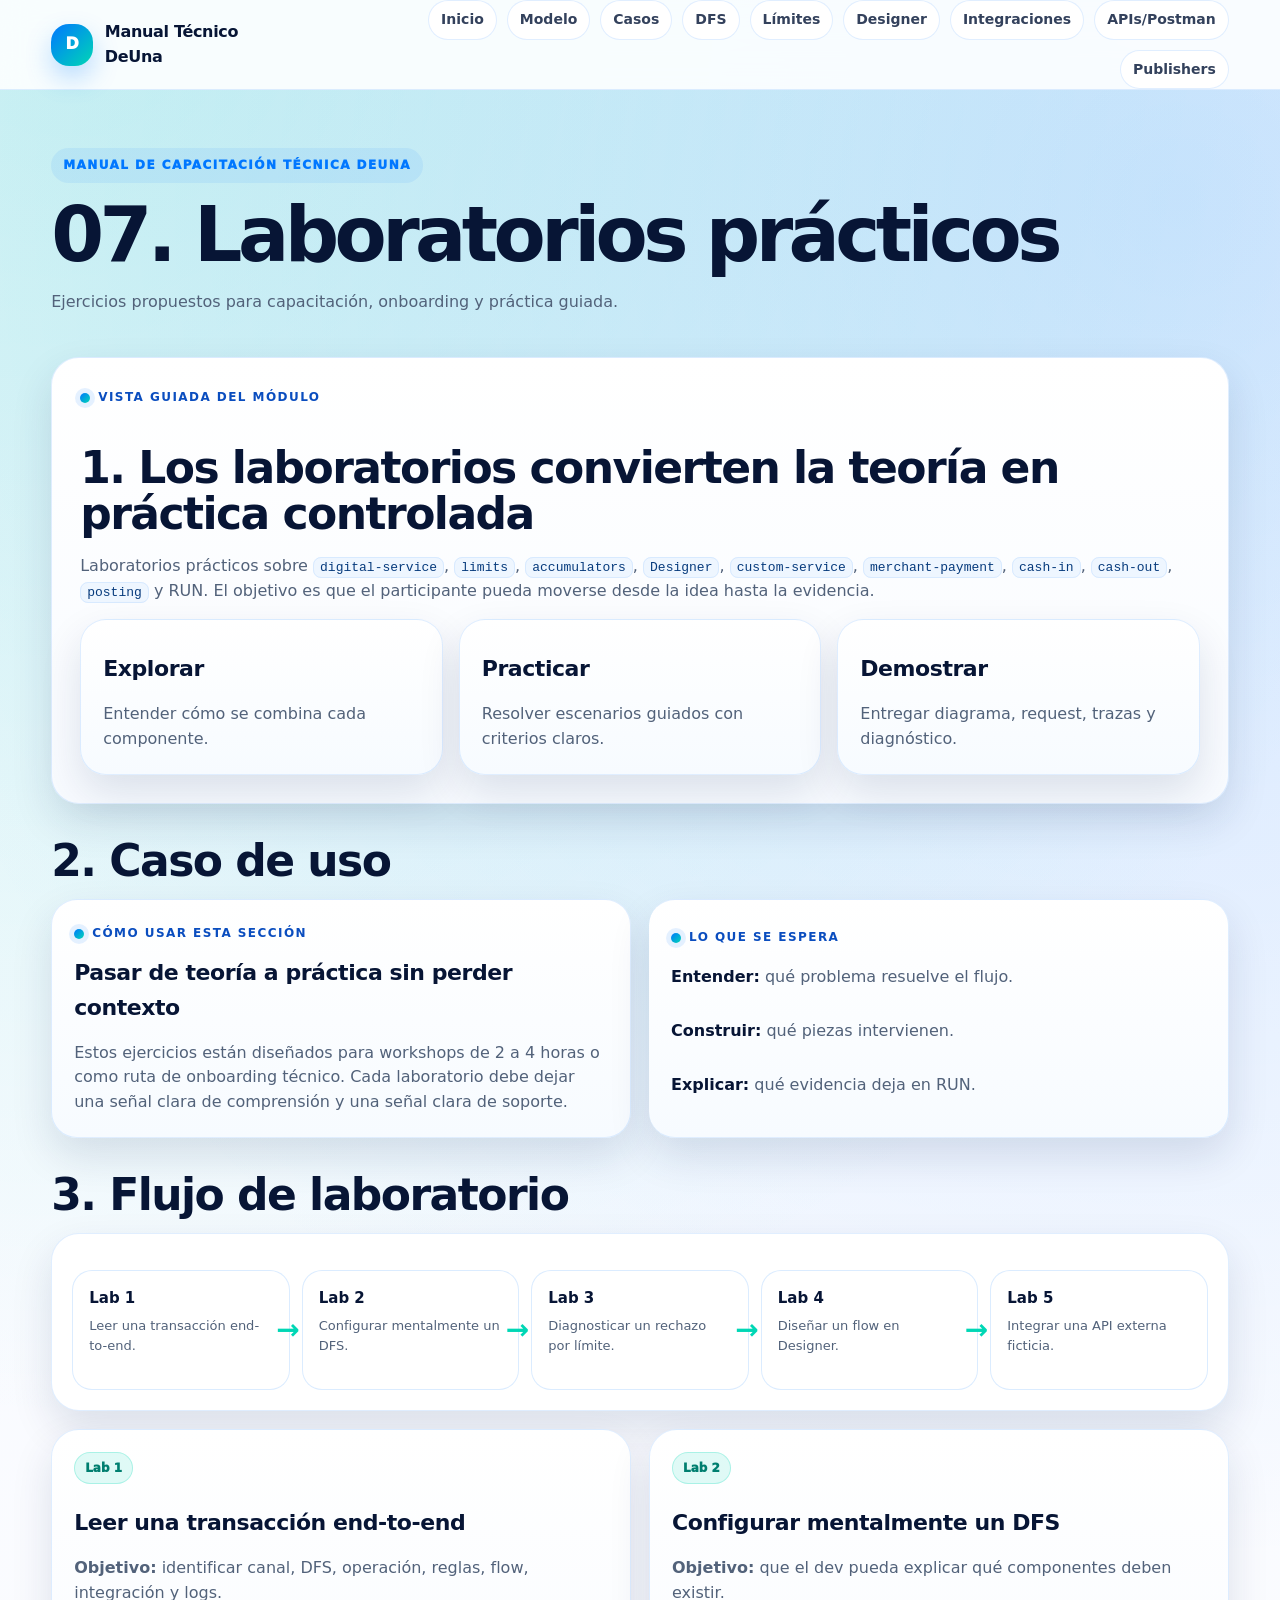
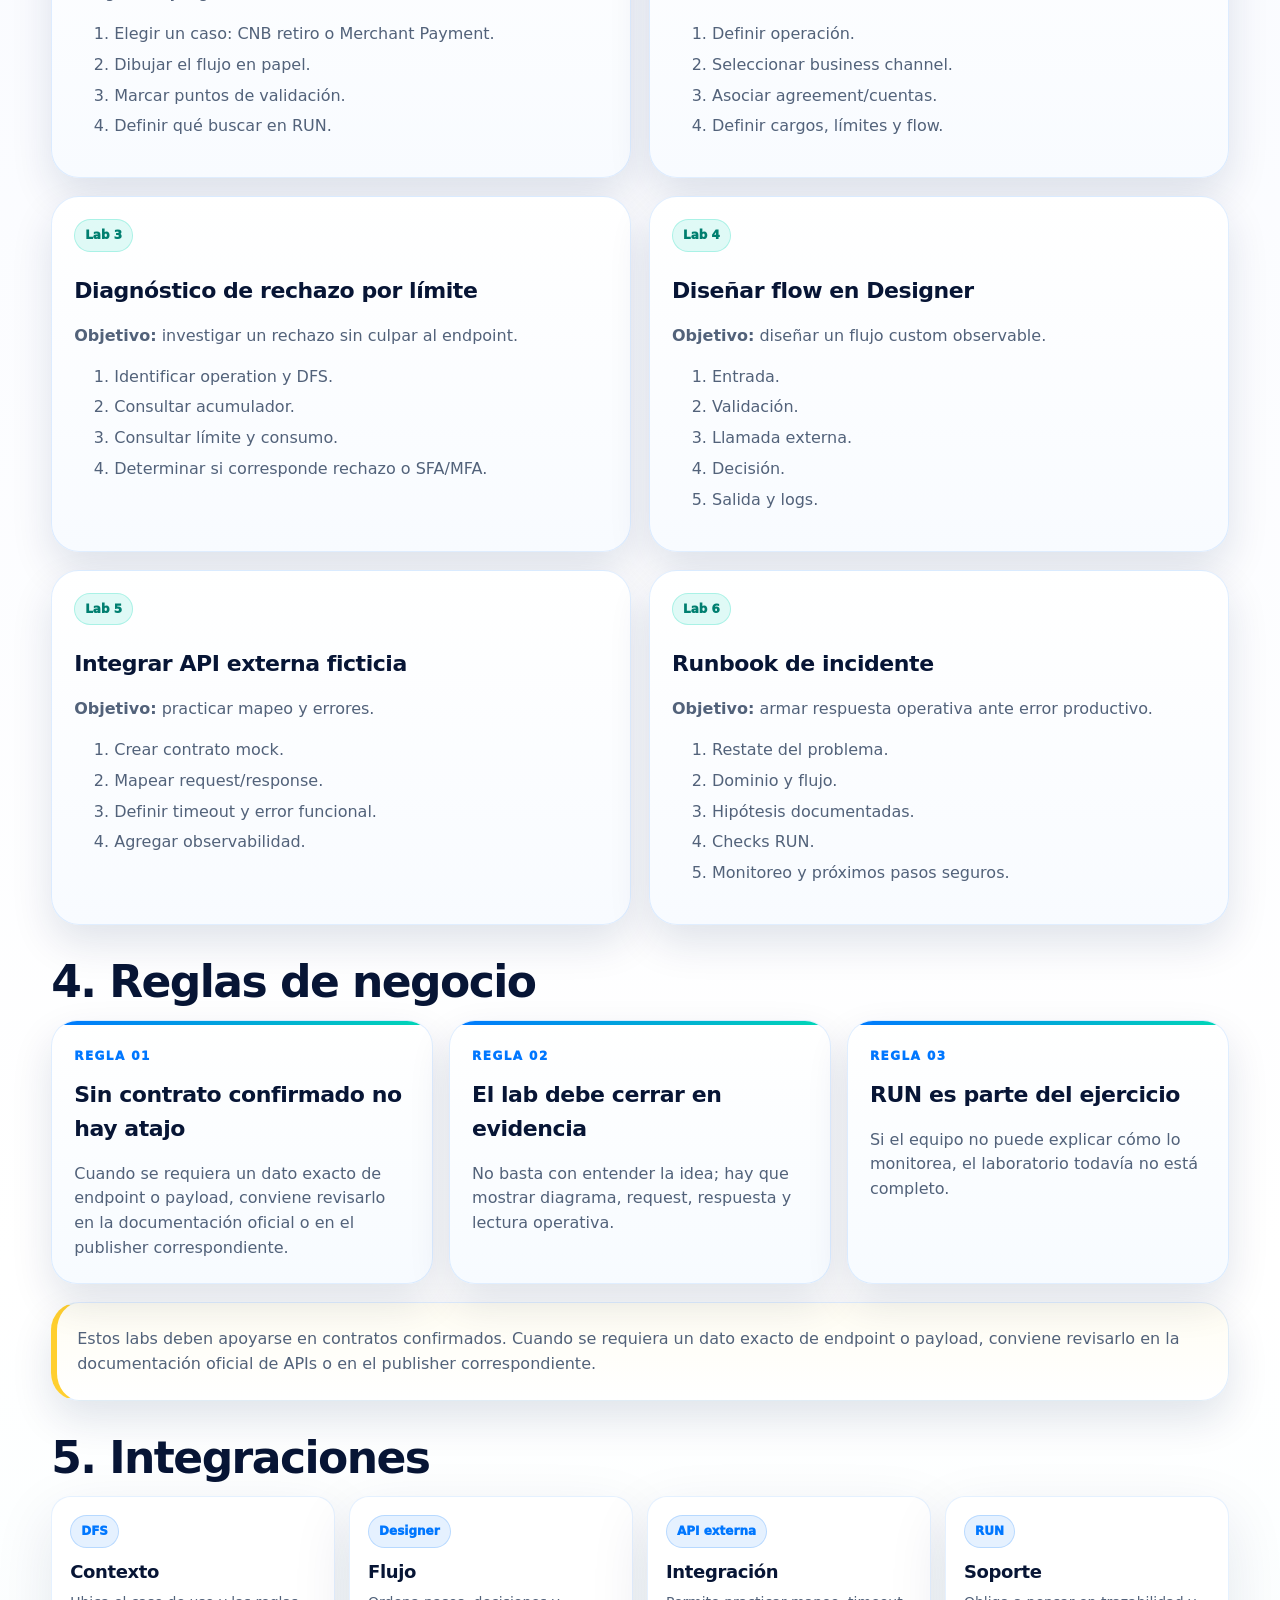
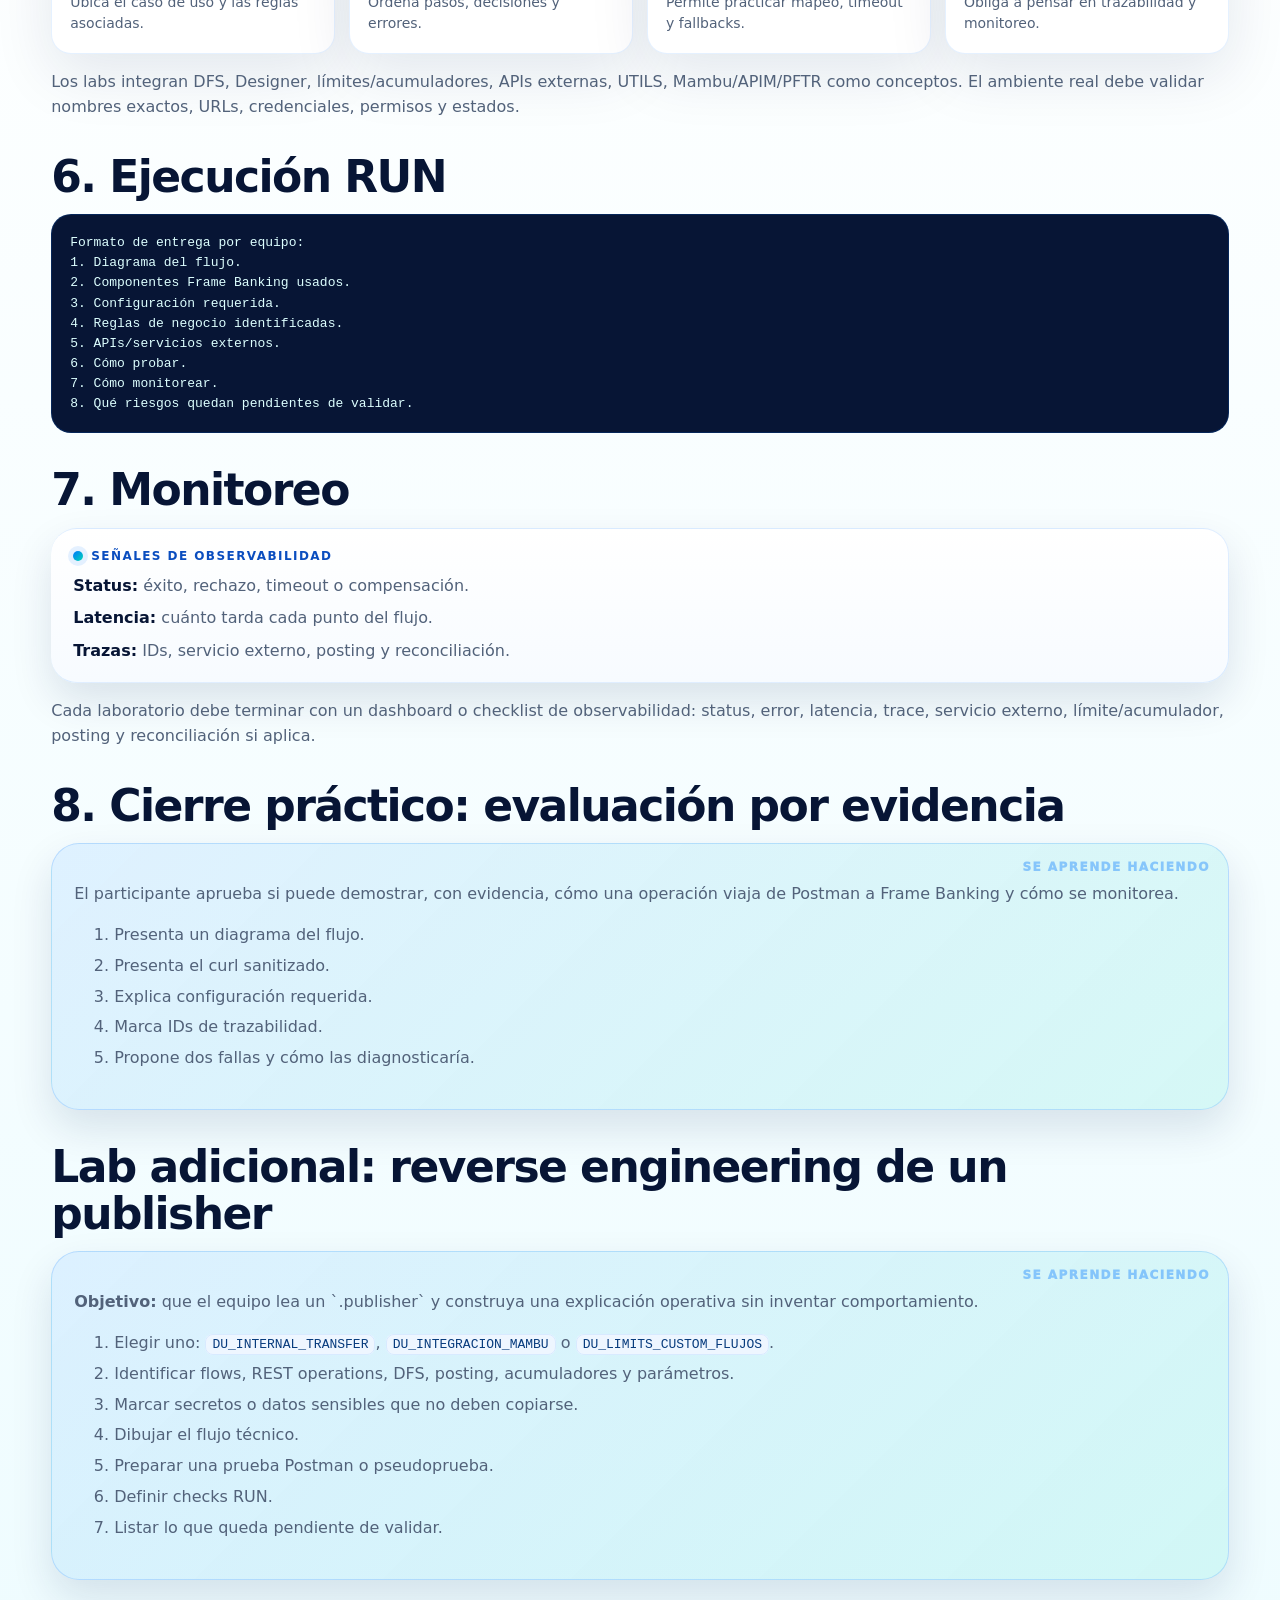
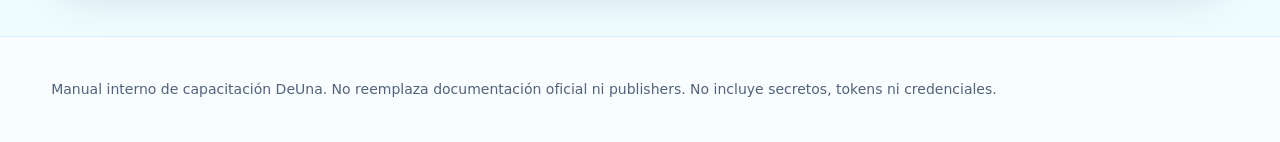
<file: modulos/07_labs.html>
<!doctype html>
<html lang="es">
  <head>
    <meta charset="utf-8" />
    <meta name="viewport" content="width=device-width, initial-scale=1" />
    <title>07. Laboratorios prácticos | Manual Capacitación DeUna</title>
    <link rel="stylesheet" href="../assets/styles.css" />
  </head>
  <body>
    <header class="topbar">
      <div class="container nav">
        <a class="logo" href="../index.html"
          ><span class="logo-mark">D</span><span>Manual Técnico DeUna</span></a
        >
        <nav class="navlinks">
          <a href="../index.html">Inicio</a
          ><a href="../modulos/01_modelo_mental.html">Modelo</a
          ><a href="../modulos/02_casos_uso_deuna.html">Casos</a
          ><a href="../modulos/03_servicios_digitales.html">DFS</a
          ><a href="../modulos/04_limites_acumuladores.html">Límites</a
          ><a href="../modulos/05_designer.html">Designer</a
          ><a href="../modulos/06_integraciones_custom.html">Integraciones</a
          ><a href="../modulos/08_api_enablement_postman.html">APIs/Postman</a
          ><a href="../modulos/09_productos_publishers_deuna.html"
            >Publishers</a
          >
          <!-- <a href="../modulos/07_labs.html">Labs</a> -->
        </nav>
      </div>
    </header>
    <main class="container">
      <section class="hero">
        <span class="kicker">Manual de capacitación técnica DeUna</span>
        <h1>07. Laboratorios prácticos</h1>
        <p class="muted">
          Ejercicios propuestos para capacitación, onboarding y práctica guiada.
        </p>
      </section>
      <section class="panel">
        <span class="eyebrow">Vista guiada del módulo</span>
        <h2>1. Los laboratorios convierten la teoría en práctica controlada</h2>
        <p>
          Laboratorios prácticos sobre <code>digital-service</code>,
          <code>limits</code>, <code>accumulators</code>, <code>Designer</code>,
          <code>custom-service</code>, <code>merchant-payment</code>,
          <code>cash-in</code>, <code>cash-out</code>, <code>posting</code> y
          RUN. El objetivo es que el participante pueda moverse desde la idea
          hasta la evidencia.
        </p>
        <div class="signal-grid">
          <div class="signal-card">
            <h3>Explorar</h3>
            <p>Entender cómo se combina cada componente.</p>
          </div>
          <div class="signal-card">
            <h3>Practicar</h3>
            <p>Resolver escenarios guiados con criterios claros.</p>
          </div>
          <div class="signal-card">
            <h3>Demostrar</h3>
            <p>Entregar diagrama, request, trazas y diagnóstico.</p>
          </div>
        </div>
      </section>
      <section>
        <h2>2. Caso de uso</h2>
        <div class="dual-highlight">
          <div class="executive-summary">
            <span class="eyebrow">Cómo usar esta sección</span>
            <h3>Pasar de teoría a práctica sin perder contexto</h3>
            <p>
              Estos ejercicios están diseñados para workshops de 2 a 4 horas o
              como ruta de onboarding técnico. Cada laboratorio debe dejar una
              señal clara de comprensión y una señal clara de soporte.
            </p>
          </div>
          <div class="executive-note">
            <span class="eyebrow">Lo que se espera</span>
            <p><strong>Entender:</strong> qué problema resuelve el flujo.</p>
            <p><strong>Construir:</strong> qué piezas intervienen.</p>
            <p><strong>Explicar:</strong> qué evidencia deja en RUN.</p>
          </div>
        </div>
      </section>
      <section>
        <h2>3. Flujo de laboratorio</h2>
        <div class="mindmap">
          <div class="process-flow">
            <div class="process-step">
              <strong>Lab 1</strong
              ><span>Leer una transacción end-to-end.</span>
            </div>
            <div class="process-step">
              <strong>Lab 2</strong><span>Configurar mentalmente un DFS.</span>
            </div>
            <div class="process-step">
              <strong>Lab 3</strong
              ><span>Diagnosticar un rechazo por límite.</span>
            </div>
            <div class="process-step">
              <strong>Lab 4</strong><span>Diseñar un flow en Designer.</span>
            </div>
            <div class="process-step">
              <strong>Lab 5</strong
              ><span>Integrar una API externa ficticia.</span>
            </div>
          </div>
        </div>
        <div class="grid cols-2" style="margin-top: 18px">
          <div class="card">
            <span class="badge">Lab 1</span>
            <h3>Leer una transacción end-to-end</h3>
            <p>
              <strong>Objetivo:</strong> identificar canal, DFS, operación,
              reglas, flow, integración y logs.
            </p>
            <ol>
              <li>Elegir un caso: CNB retiro o Merchant Payment.</li>
              <li>Dibujar el flujo en papel.</li>
              <li>Marcar puntos de validación.</li>
              <li>Definir qué buscar en RUN.</li>
            </ol>
          </div>
          <div class="card">
            <span class="badge">Lab 2</span>
            <h3>Configurar mentalmente un DFS</h3>
            <p>
              <strong>Objetivo:</strong> que el dev pueda explicar qué
              componentes deben existir.
            </p>
            <ol>
              <li>Definir operación.</li>
              <li>Seleccionar business channel.</li>
              <li>Asociar agreement/cuentas.</li>
              <li>Definir cargos, límites y flow.</li>
            </ol>
          </div>
          <div class="card">
            <span class="badge">Lab 3</span>
            <h3>Diagnóstico de rechazo por límite</h3>
            <p>
              <strong>Objetivo:</strong> investigar un rechazo sin culpar al
              endpoint.
            </p>
            <ol>
              <li>Identificar operation y DFS.</li>
              <li>Consultar acumulador.</li>
              <li>Consultar límite y consumo.</li>
              <li>Determinar si corresponde rechazo o SFA/MFA.</li>
            </ol>
          </div>
          <div class="card">
            <span class="badge">Lab 4</span>
            <h3>Diseñar flow en Designer</h3>
            <p>
              <strong>Objetivo:</strong> diseñar un flujo custom observable.
            </p>
            <ol>
              <li>Entrada.</li>
              <li>Validación.</li>
              <li>Llamada externa.</li>
              <li>Decisión.</li>
              <li>Salida y logs.</li>
            </ol>
          </div>
          <div class="card">
            <span class="badge">Lab 5</span>
            <h3>Integrar API externa ficticia</h3>
            <p><strong>Objetivo:</strong> practicar mapeo y errores.</p>
            <ol>
              <li>Crear contrato mock.</li>
              <li>Mapear request/response.</li>
              <li>Definir timeout y error funcional.</li>
              <li>Agregar observabilidad.</li>
            </ol>
          </div>
          <div class="card">
            <span class="badge">Lab 6</span>
            <h3>Runbook de incidente</h3>
            <p>
              <strong>Objetivo:</strong> armar respuesta operativa ante error
              productivo.
            </p>
            <ol>
              <li>Restate del problema.</li>
              <li>Dominio y flujo.</li>
              <li>Hipótesis documentadas.</li>
              <li>Checks RUN.</li>
              <li>Monitoreo y próximos pasos seguros.</li>
            </ol>
          </div>
        </div>
      </section>
      <section>
        <h2>4. Reglas de negocio</h2>
        <div class="story-grid">
          <div class="story-card">
            <span class="story-index">Regla 01</span>
            <h3>Sin contrato confirmado no hay atajo</h3>
            <p>
              Cuando se requiera un dato exacto de endpoint o payload, conviene
              revisarlo en la documentación oficial o en el publisher
              correspondiente.
            </p>
          </div>
          <div class="story-card">
            <span class="story-index">Regla 02</span>
            <h3>El lab debe cerrar en evidencia</h3>
            <p>
              No basta con entender la idea; hay que mostrar diagrama, request,
              respuesta y lectura operativa.
            </p>
          </div>
          <div class="story-card">
            <span class="story-index">Regla 03</span>
            <h3>RUN es parte del ejercicio</h3>
            <p>
              Si el equipo no puede explicar cómo lo monitorea, el laboratorio
              todavía no está completo.
            </p>
          </div>
        </div>
        <div class="callout warn" style="margin-top: 18px">
          <p>
            Estos labs deben apoyarse en contratos confirmados. Cuando se
            requiera un dato exacto de endpoint o payload, conviene revisarlo en
            la documentación oficial de APIs o en el publisher correspondiente.
          </p>
        </div>
      </section>
      <section>
        <h2>5. Integraciones</h2>
        <div class="compact-grid">
          <div class="compact-card">
            <span class="badge blue">DFS</span>
            <h3>Contexto</h3>
            <p>Ubica el caso de uso y las reglas asociadas.</p>
          </div>
          <div class="compact-card">
            <span class="badge blue">Designer</span>
            <h3>Flujo</h3>
            <p>Ordena pasos, decisiones y errores.</p>
          </div>
          <div class="compact-card">
            <span class="badge blue">API externa</span>
            <h3>Integración</h3>
            <p>Permite practicar mapeo, timeout y fallbacks.</p>
          </div>
          <div class="compact-card">
            <span class="badge blue">RUN</span>
            <h3>Soporte</h3>
            <p>Obliga a pensar en trazabilidad y monitoreo.</p>
          </div>
        </div>
        <p>
          Los labs integran DFS, Designer, límites/acumuladores, APIs externas,
          UTILS, Mambu/APIM/PFTR como conceptos. El ambiente real debe validar
          nombres exactos, URLs, credenciales, permisos y estados.
        </p>
      </section>
      <section>
        <h2>6. Ejecución RUN</h2>
        <pre>
Formato de entrega por equipo:
1. Diagrama del flujo.
2. Componentes Frame Banking usados.
3. Configuración requerida.
4. Reglas de negocio identificadas.
5. APIs/servicios externos.
6. Cómo probar.
7. Cómo monitorear.
8. Qué riesgos quedan pendientes de validar.</pre
        >
      </section>
      <section>
        <h2>7. Monitoreo</h2>
        <div class="executive-note">
          <span class="eyebrow">Señales de observabilidad</span>
          <p>
            <strong>Status:</strong> éxito, rechazo, timeout o compensación.
          </p>
          <p><strong>Latencia:</strong> cuánto tarda cada punto del flujo.</p>
          <p>
            <strong>Trazas:</strong> IDs, servicio externo, posting y
            reconciliación.
          </p>
        </div>
        <p>
          Cada laboratorio debe terminar con un dashboard o checklist de
          observabilidad: status, error, latencia, trace, servicio externo,
          límite/acumulador, posting y reconciliación si aplica.
        </p>
      </section>

      <section>
        <h2>8. Cierre práctico: evaluación por evidencia</h2>
        <div class="card practice">
          <p>
            El participante aprueba si puede demostrar, con evidencia, cómo una
            operación viaja de Postman a Frame Banking y cómo se monitorea.
          </p>
          <ol>
            <li>Presenta un diagrama del flujo.</li>
            <li>Presenta el curl sanitizado.</li>
            <li>Explica configuración requerida.</li>
            <li>Marca IDs de trazabilidad.</li>
            <li>Propone dos fallas y cómo las diagnosticaría.</li>
          </ol>
        </div>
      </section>

      <section>
        <h2>Lab adicional: reverse engineering de un publisher</h2>
        <div class="card practice">
          <p>
            <strong>Objetivo:</strong> que el equipo lea un `.publisher` y
            construya una explicación operativa sin inventar comportamiento.
          </p>
          <ol>
            <li>
              Elegir uno: <code>DU_INTERNAL_TRANSFER</code>,
              <code>DU_INTEGRACION_MAMBU</code> o
              <code>DU_LIMITS_CUSTOM_FLUJOS</code>.
            </li>
            <li>
              Identificar flows, REST operations, DFS, posting, acumuladores y
              parámetros.
            </li>
            <li>Marcar secretos o datos sensibles que no deben copiarse.</li>
            <li>Dibujar el flujo técnico.</li>
            <li>Preparar una prueba Postman o pseudoprueba.</li>
            <li>Definir checks RUN.</li>
            <li>Listar lo que queda pendiente de validar.</li>
          </ol>
        </div>
      </section>
    </main>
    <footer class="footer">
      <div class="container small muted">
        Manual interno de capacitación DeUna. No reemplaza documentación oficial
        ni publishers. No incluye secretos, tokens ni credenciales.
      </div>
    </footer>
    <script src="../assets/app.js"></script>
  </body>
</html>
</file>
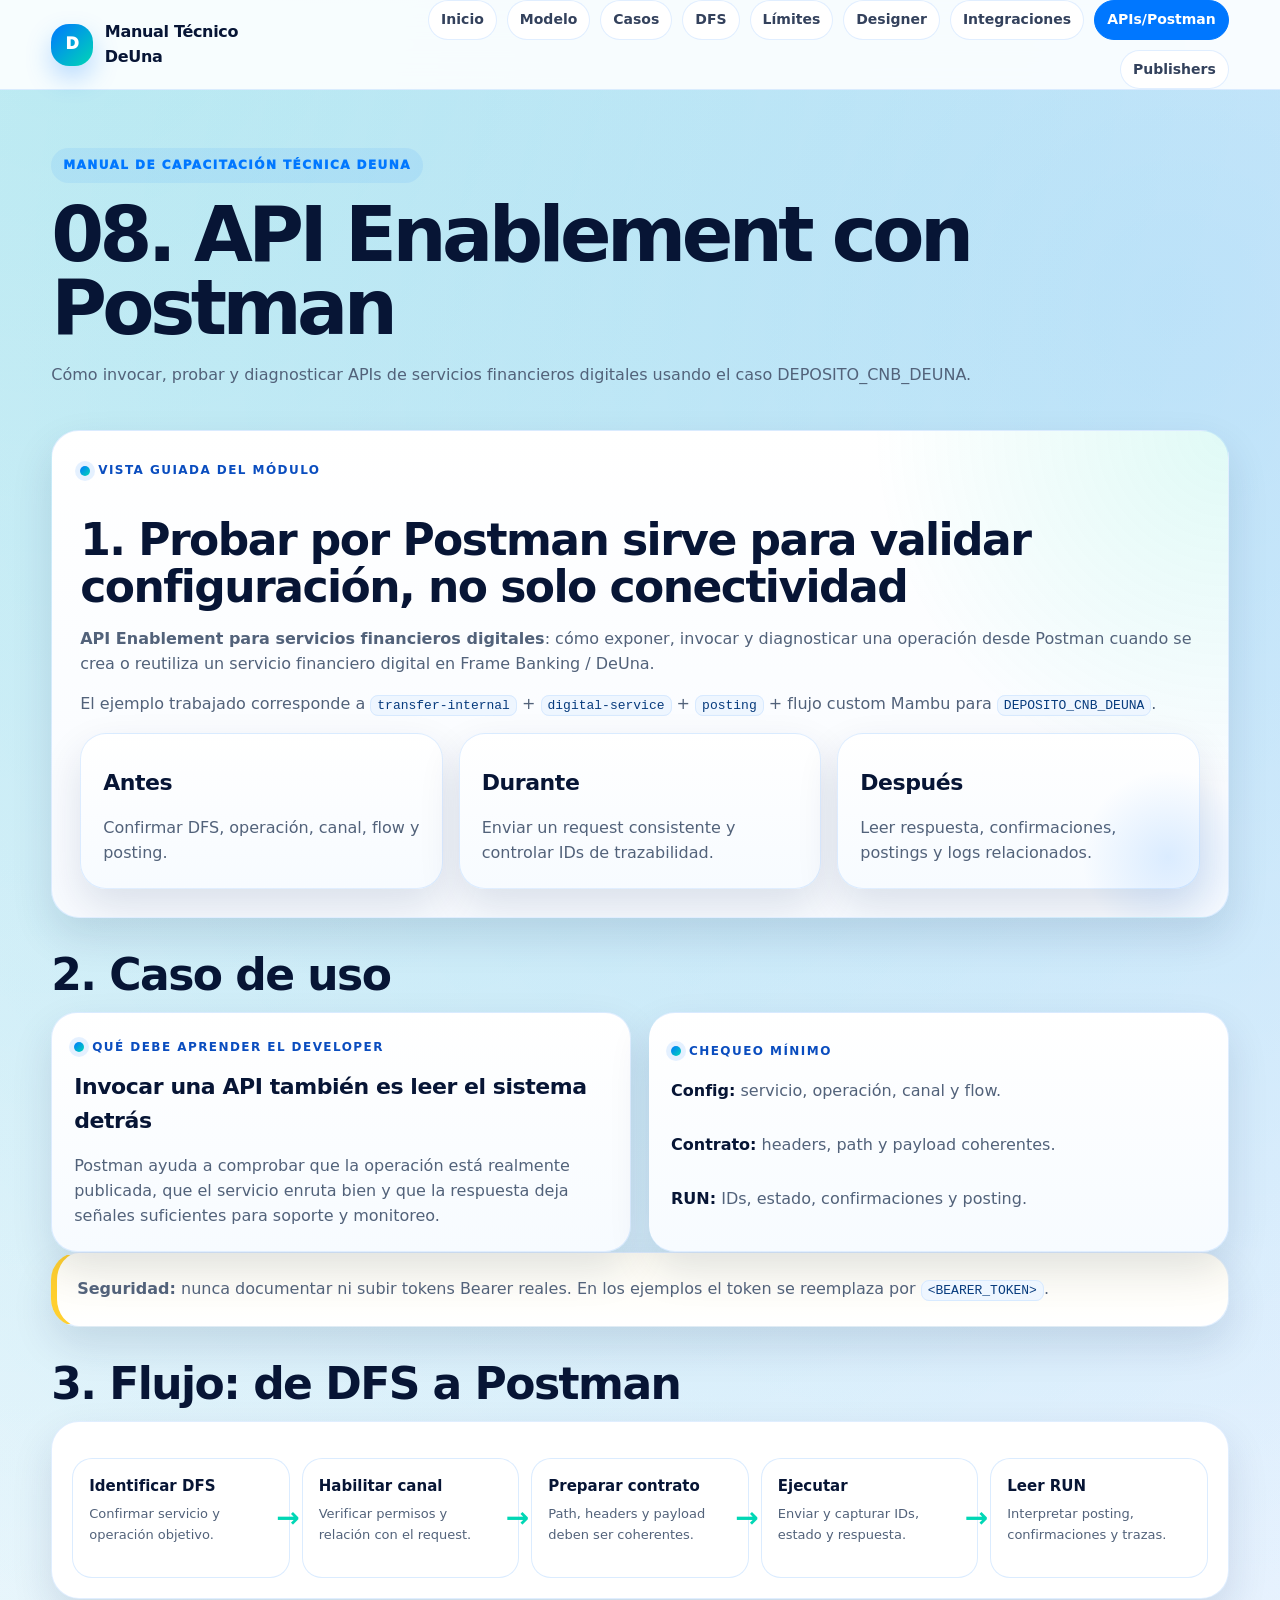
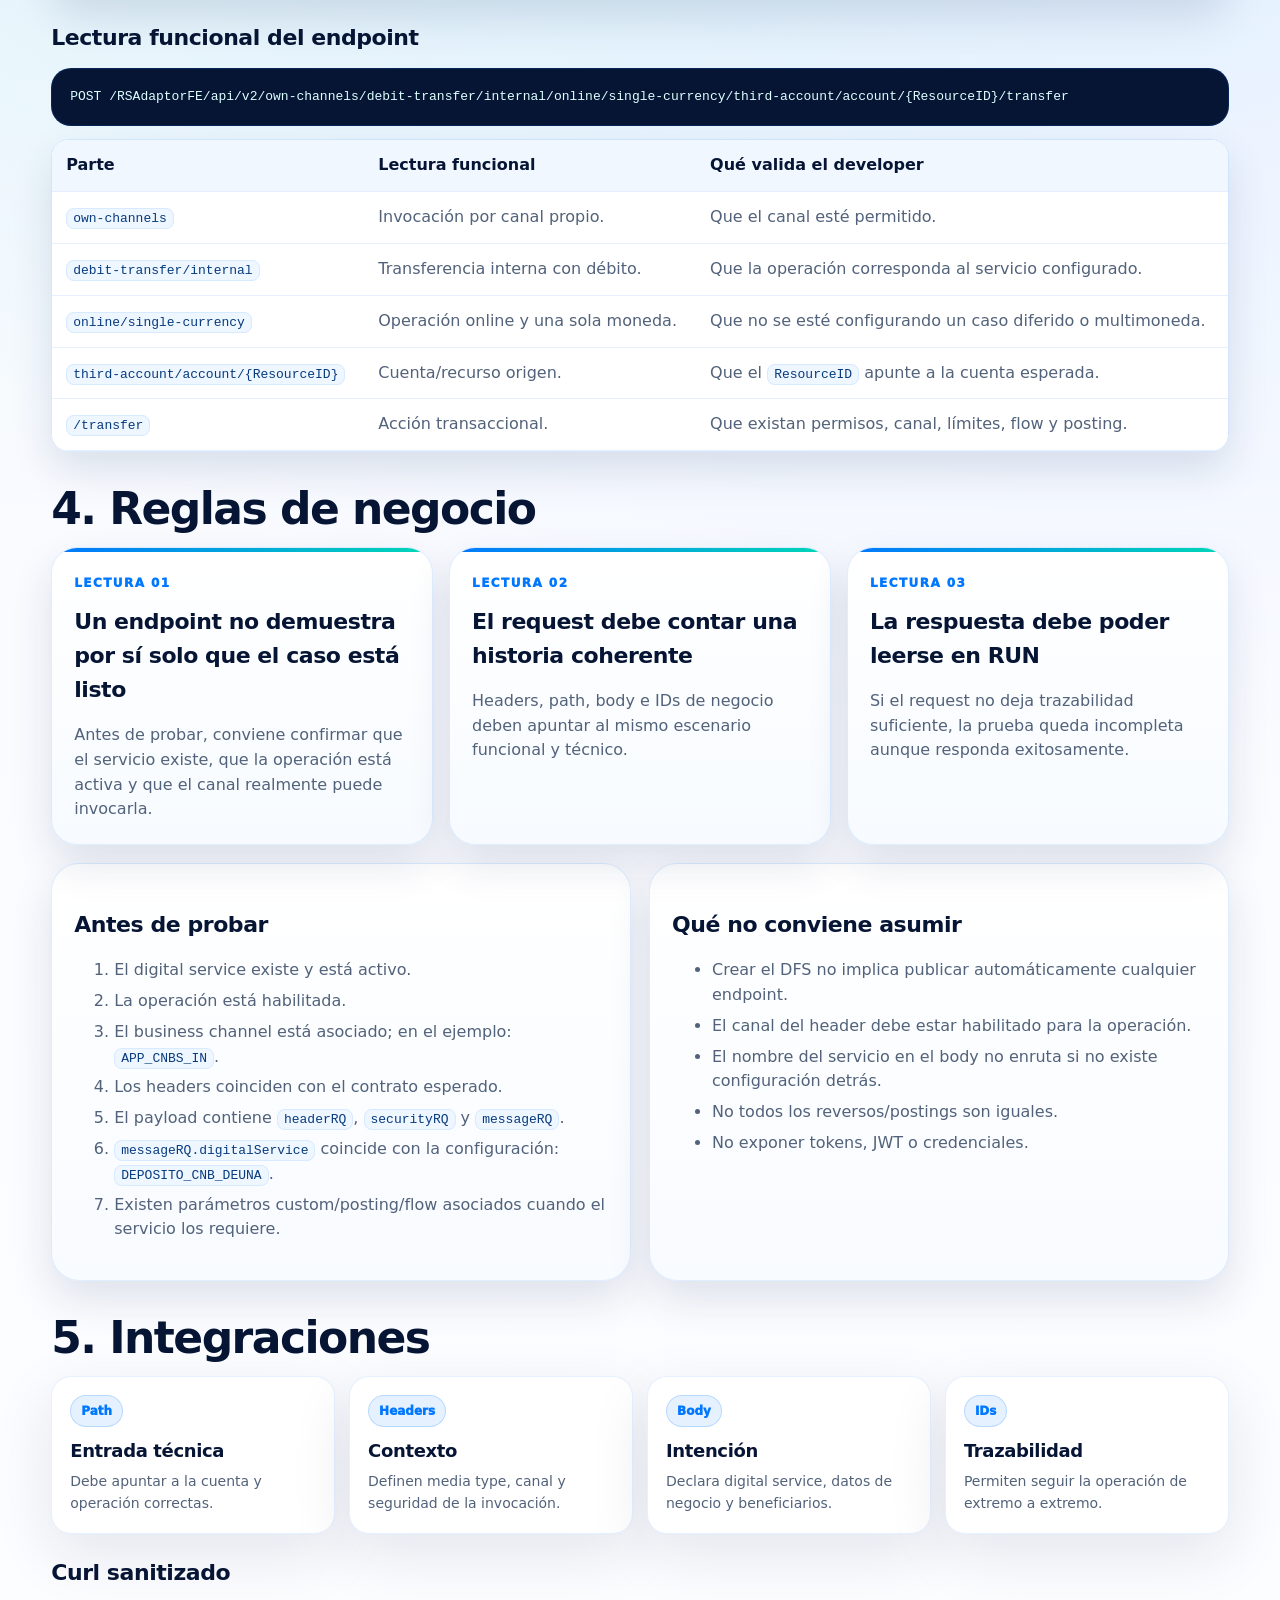
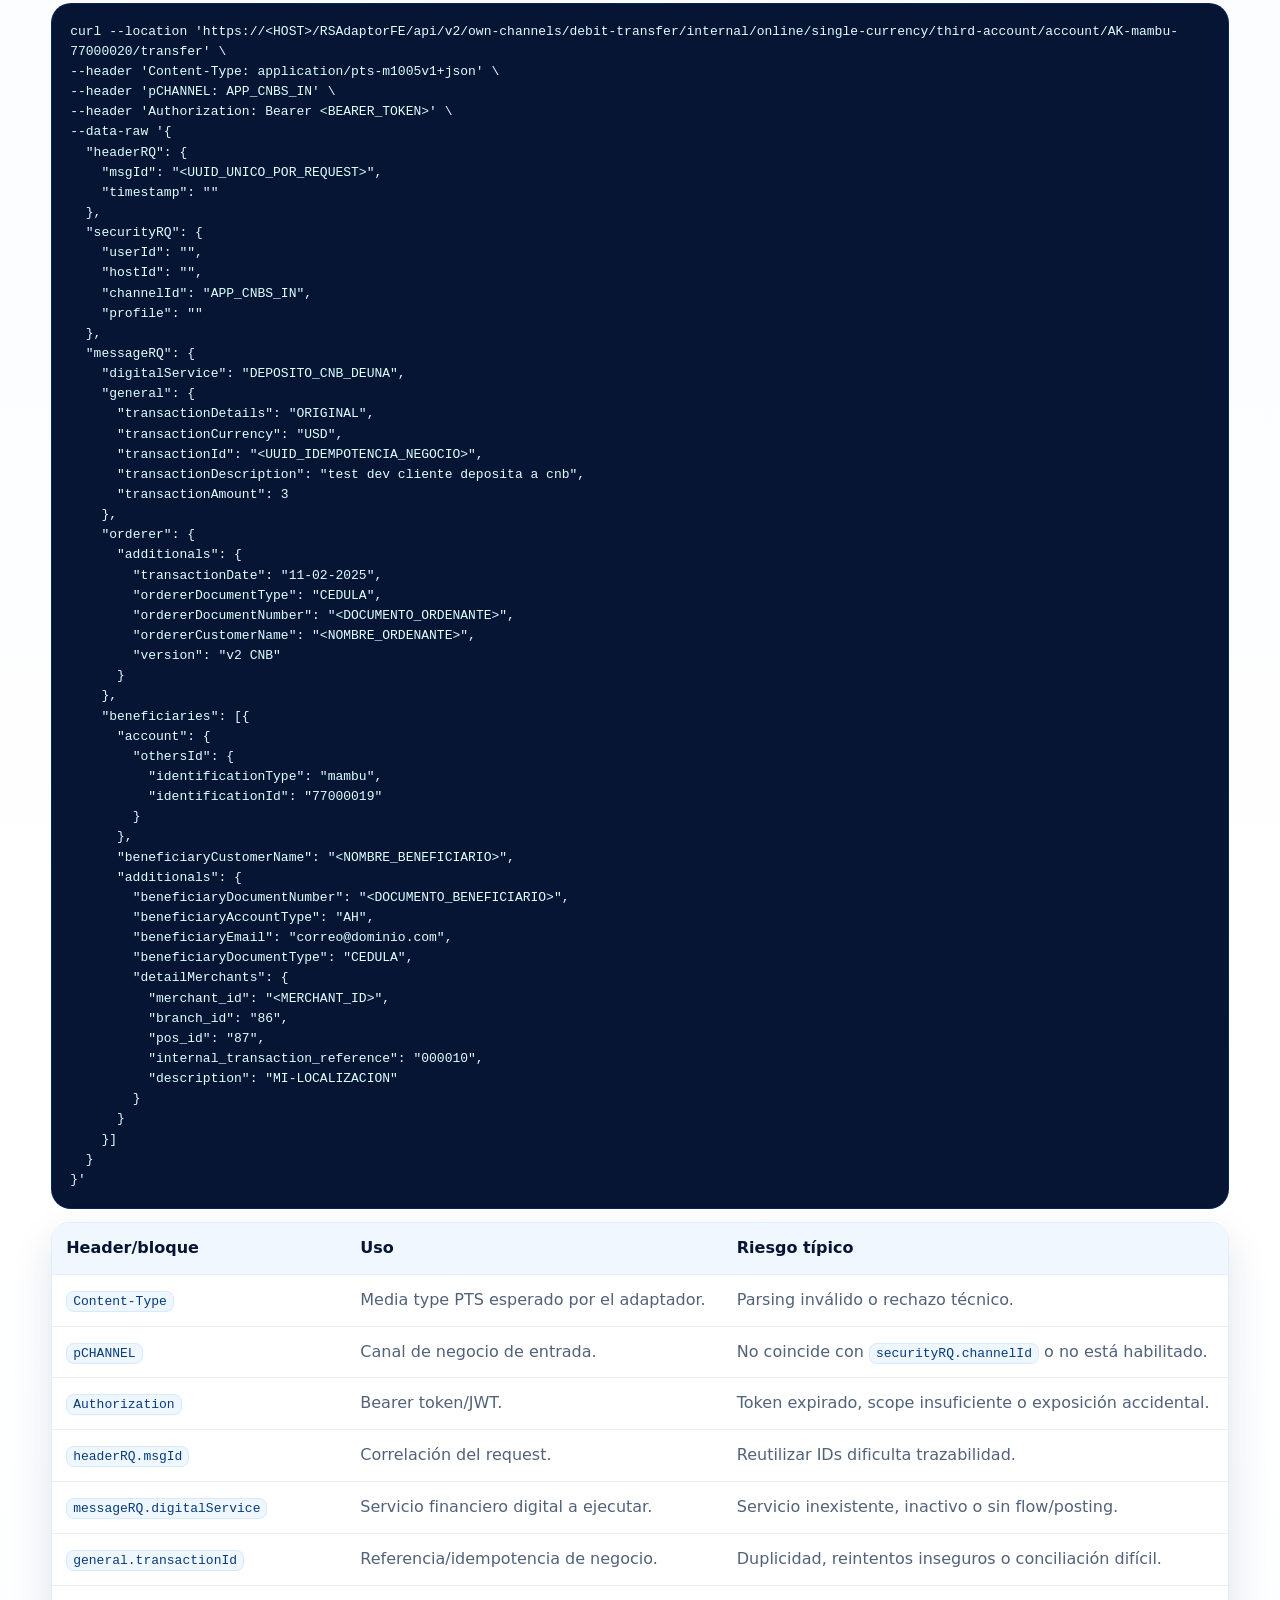
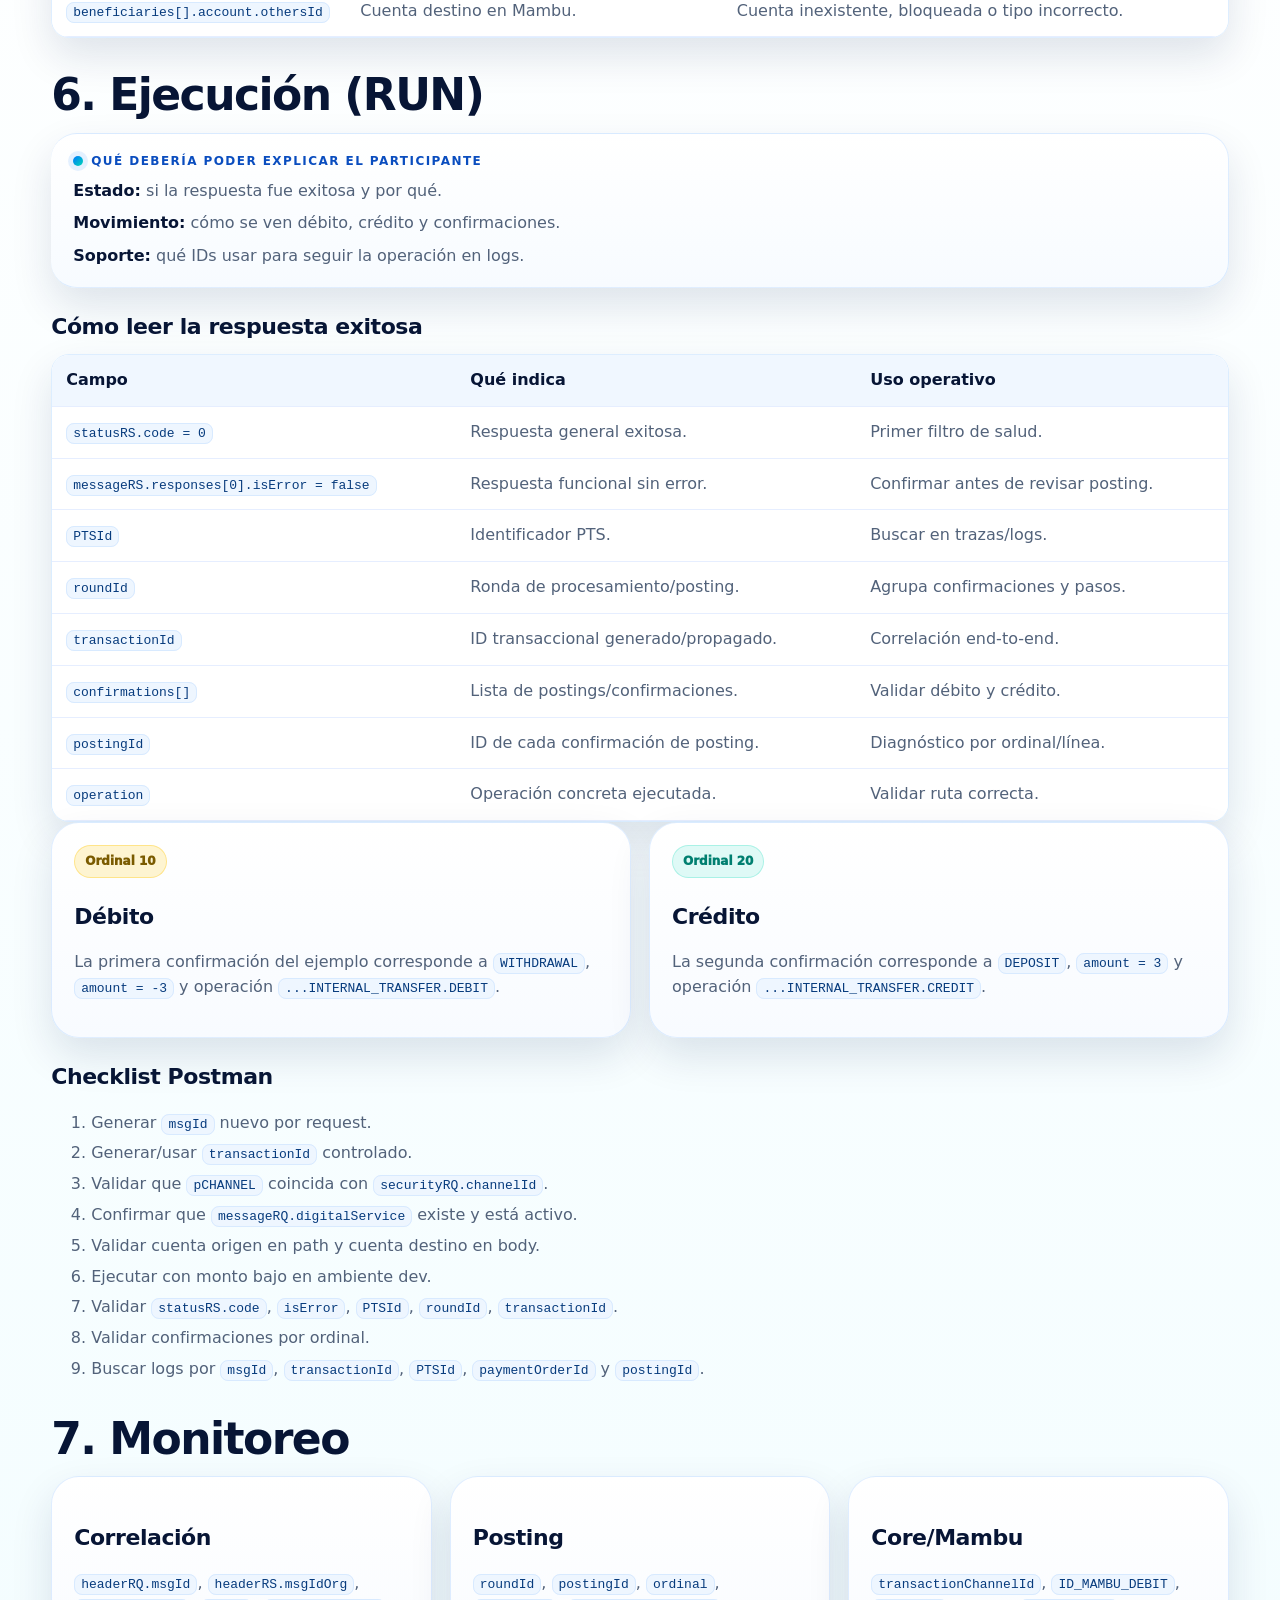
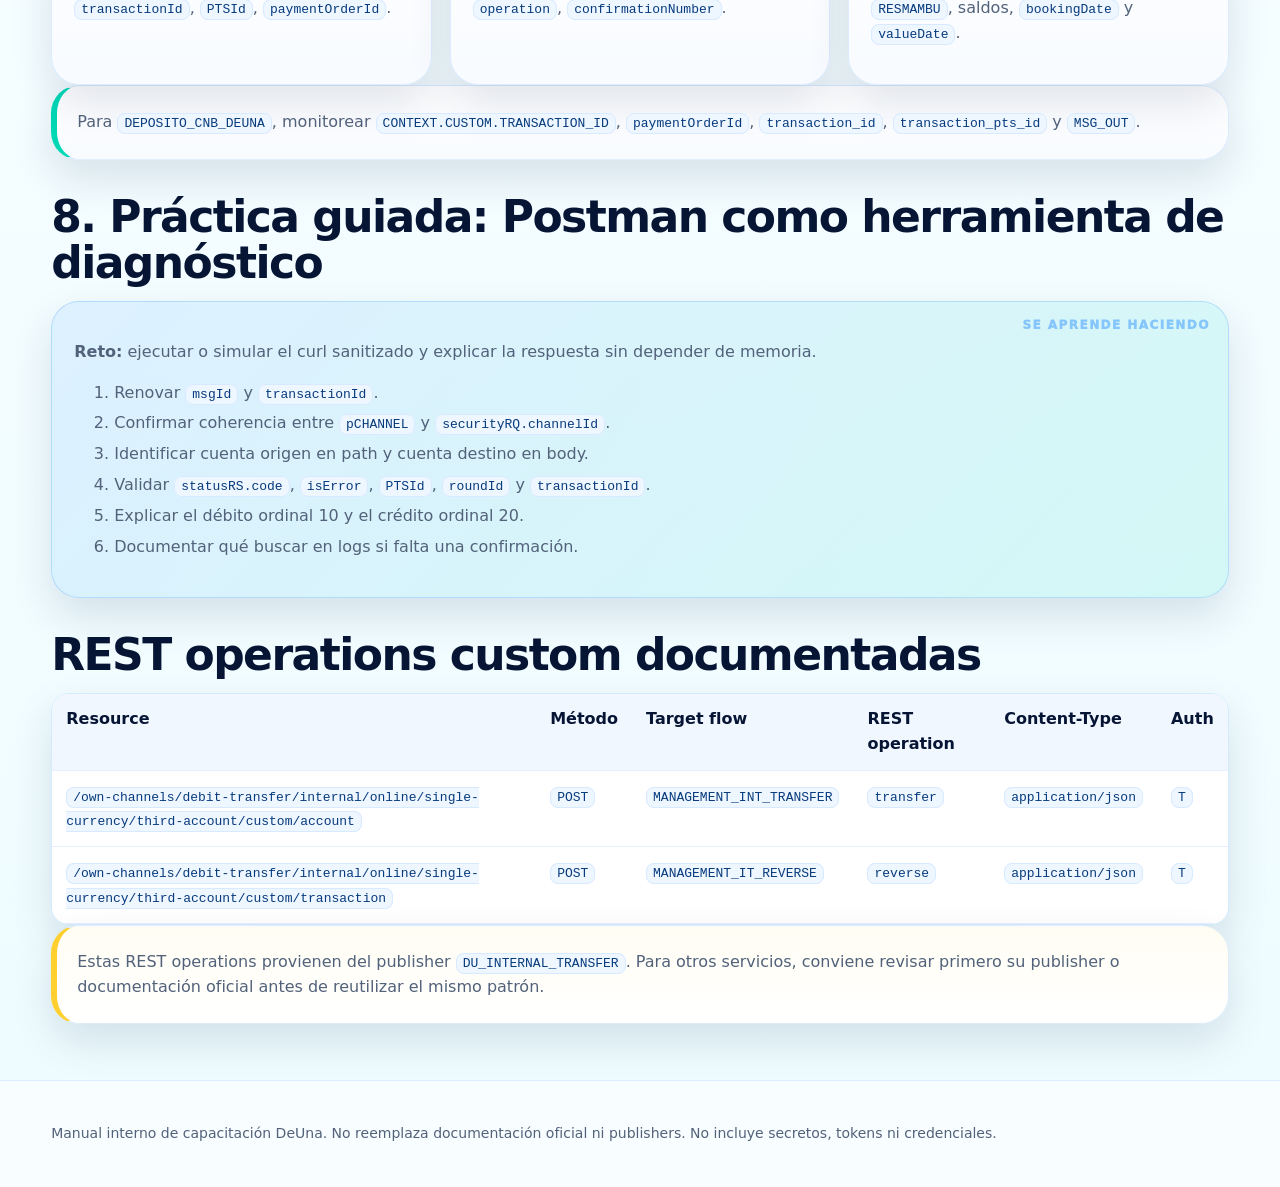
<file: modulos/08_api_enablement_postman.html>
<!doctype html>
<html lang="es">
  <head>
    <meta charset="utf-8" />
    <meta name="viewport" content="width=device-width, initial-scale=1" />
    <title>08. API Enablement con Postman | Manual Capacitación DeUna</title>
    <link rel="stylesheet" href="../assets/styles.css" />
  </head>
  <body>
    <header class="topbar">
      <div class="container nav">
        <a class="logo" href="../index.html"
          ><span class="logo-mark">D</span><span>Manual Técnico DeUna</span></a
        >
        <nav class="navlinks">
          <a href="../index.html">Inicio</a
          ><a href="../modulos/01_modelo_mental.html">Modelo</a
          ><a href="../modulos/02_casos_uso_deuna.html">Casos</a
          ><a href="../modulos/03_servicios_digitales.html">DFS</a
          ><a href="../modulos/04_limites_acumuladores.html">Límites</a
          ><a href="../modulos/05_designer.html">Designer</a
          ><a href="../modulos/06_integraciones_custom.html">Integraciones</a
          ><a href="../modulos/08_api_enablement_postman.html">APIs/Postman</a
          ><a href="../modulos/09_productos_publishers_deuna.html"
            >Publishers</a
          >
          <!-- <a href="../modulos/07_labs.html">Labs</a> -->
        </nav>
      </div>
    </header>
    <main class="container">
      <section class="hero">
        <span class="kicker">Manual de capacitación técnica DeUna</span>
        <h1>08. API Enablement con Postman</h1>
        <p class="muted">
          Cómo invocar, probar y diagnosticar APIs de servicios financieros
          digitales usando el caso DEPOSITO_CNB_DEUNA.
        </p>
      </section>

      <section class="panel executive">
        <span class="eyebrow">Vista guiada del módulo</span>
        <h2>
          1. Probar por Postman sirve para validar configuración, no solo
          conectividad
        </h2>
        <p>
          <strong>API Enablement para servicios financieros digitales</strong>:
          cómo exponer, invocar y diagnosticar una operación desde Postman
          cuando se crea o reutiliza un servicio financiero digital en Frame
          Banking / DeUna.
        </p>
        <p>
          El ejemplo trabajado corresponde a <code>transfer-internal</code> +
          <code>digital-service</code> + <code>posting</code> + flujo custom
          Mambu para <code>DEPOSITO_CNB_DEUNA</code>.
        </p>
        <div class="signal-grid">
          <div class="signal-card">
            <h3>Antes</h3>
            <p>Confirmar DFS, operación, canal, flow y posting.</p>
          </div>
          <div class="signal-card">
            <h3>Durante</h3>
            <p>
              Enviar un request consistente y controlar IDs de trazabilidad.
            </p>
          </div>
          <div class="signal-card">
            <h3>Después</h3>
            <p>Leer respuesta, confirmaciones, postings y logs relacionados.</p>
          </div>
        </div>
      </section>

      <section>
        <h2>2. Caso de uso</h2>
        <div class="dual-highlight">
          <div class="executive-summary">
            <span class="eyebrow">Qué debe aprender el developer</span>
            <h3>Invocar una API también es leer el sistema detrás</h3>
            <p>
              Postman ayuda a comprobar que la operación está realmente
              publicada, que el servicio enruta bien y que la respuesta deja
              señales suficientes para soporte y monitoreo.
            </p>
          </div>
          <div class="executive-note">
            <span class="eyebrow">Chequeo mínimo</span>
            <p><strong>Config:</strong> servicio, operación, canal y flow.</p>
            <p>
              <strong>Contrato:</strong> headers, path y payload coherentes.
            </p>
            <p><strong>RUN:</strong> IDs, estado, confirmaciones y posting.</p>
          </div>
        </div>
        <div class="callout warn">
          <p>
            <strong>Seguridad:</strong> nunca documentar ni subir tokens Bearer
            reales. En los ejemplos el token se reemplaza por
            <code>&lt;BEARER_TOKEN&gt;</code>.
          </p>
        </div>
      </section>

      <section>
        <h2>3. Flujo: de DFS a Postman</h2>
        <div class="mindmap">
          <div class="process-flow">
            <div class="process-step">
              <strong>Identificar DFS</strong>
              <span>Confirmar servicio y operación objetivo.</span>
            </div>
            <div class="process-step">
              <strong>Habilitar canal</strong>
              <span>Verificar permisos y relación con el request.</span>
            </div>
            <div class="process-step">
              <strong>Preparar contrato</strong>
              <span>Path, headers y payload deben ser coherentes.</span>
            </div>
            <div class="process-step">
              <strong>Ejecutar</strong>
              <span>Enviar y capturar IDs, estado y respuesta.</span>
            </div>
            <div class="process-step">
              <strong>Leer RUN</strong>
              <span>Interpretar posting, confirmaciones y trazas.</span>
            </div>
          </div>
        </div>

        <h3>Lectura funcional del endpoint</h3>
        <pre>
POST /RSAdaptorFE/api/v2/own-channels/debit-transfer/internal/online/single-currency/third-account/account/{ResourceID}/transfer</pre
        >
        <div class="table-wrap">
          <table>
            <thead>
              <tr>
                <th>Parte</th>
                <th>Lectura funcional</th>
                <th>Qué valida el developer</th>
              </tr>
            </thead>
            <tbody>
              <tr>
                <td><code>own-channels</code></td>
                <td>Invocación por canal propio.</td>
                <td>Que el canal esté permitido.</td>
              </tr>
              <tr>
                <td><code>debit-transfer/internal</code></td>
                <td>Transferencia interna con débito.</td>
                <td>Que la operación corresponda al servicio configurado.</td>
              </tr>
              <tr>
                <td><code>online/single-currency</code></td>
                <td>Operación online y una sola moneda.</td>
                <td>
                  Que no se esté configurando un caso diferido o multimoneda.
                </td>
              </tr>
              <tr>
                <td><code>third-account/account/{ResourceID}</code></td>
                <td>Cuenta/recurso origen.</td>
                <td>
                  Que el <code>ResourceID</code> apunte a la cuenta esperada.
                </td>
              </tr>
              <tr>
                <td><code>/transfer</code></td>
                <td>Acción transaccional.</td>
                <td>Que existan permisos, canal, límites, flow y posting.</td>
              </tr>
            </tbody>
          </table>
        </div>
      </section>

      <section>
        <h2>4. Reglas de negocio</h2>
        <div class="story-grid">
          <div class="story-card">
            <span class="story-index">Lectura 01</span>
            <h3>Un endpoint no demuestra por sí solo que el caso está listo</h3>
            <p>
              Antes de probar, conviene confirmar que el servicio existe, que la
              operación está activa y que el canal realmente puede invocarla.
            </p>
          </div>
          <div class="story-card">
            <span class="story-index">Lectura 02</span>
            <h3>El request debe contar una historia coherente</h3>
            <p>
              Headers, path, body e IDs de negocio deben apuntar al mismo
              escenario funcional y técnico.
            </p>
          </div>
          <div class="story-card">
            <span class="story-index">Lectura 03</span>
            <h3>La respuesta debe poder leerse en RUN</h3>
            <p>
              Si el request no deja trazabilidad suficiente, la prueba queda
              incompleta aunque responda exitosamente.
            </p>
          </div>
        </div>
        <div class="grid cols-2" style="margin-top: 18px">
          <div class="card">
            <h3>Antes de probar</h3>
            <ol>
              <li>El digital service existe y está activo.</li>
              <li>La operación está habilitada.</li>
              <li>
                El business channel está asociado; en el ejemplo:
                <code>APP_CNBS_IN</code>.
              </li>
              <li>Los headers coinciden con el contrato esperado.</li>
              <li>
                El payload contiene <code>headerRQ</code>,
                <code>securityRQ</code> y <code>messageRQ</code>.
              </li>
              <li>
                <code>messageRQ.digitalService</code> coincide con la
                configuración: <code>DEPOSITO_CNB_DEUNA</code>.
              </li>
              <li>
                Existen parámetros custom/posting/flow asociados cuando el
                servicio los requiere.
              </li>
            </ol>
          </div>
          <div class="card">
            <h3>Qué no conviene asumir</h3>
            <ul>
              <li>
                Crear el DFS no implica publicar automáticamente cualquier
                endpoint.
              </li>
              <li>
                El canal del header debe estar habilitado para la operación.
              </li>
              <li>
                El nombre del servicio en el body no enruta si no existe
                configuración detrás.
              </li>
              <li>No todos los reversos/postings son iguales.</li>
              <li>No exponer tokens, JWT o credenciales.</li>
            </ul>
          </div>
        </div>
      </section>

      <section>
        <h2>5. Integraciones</h2>
        <div class="compact-grid">
          <div class="compact-card">
            <span class="badge blue">Path</span>
            <h3>Entrada técnica</h3>
            <p>Debe apuntar a la cuenta y operación correctas.</p>
          </div>
          <div class="compact-card">
            <span class="badge blue">Headers</span>
            <h3>Contexto</h3>
            <p>Definen media type, canal y seguridad de la invocación.</p>
          </div>
          <div class="compact-card">
            <span class="badge blue">Body</span>
            <h3>Intención</h3>
            <p>Declara digital service, datos de negocio y beneficiarios.</p>
          </div>
          <div class="compact-card">
            <span class="badge blue">IDs</span>
            <h3>Trazabilidad</h3>
            <p>Permiten seguir la operación de extremo a extremo.</p>
          </div>
        </div>
        <h3>Curl sanitizado</h3>
        <pre>
curl --location 'https://&lt;HOST&gt;/RSAdaptorFE/api/v2/own-channels/debit-transfer/internal/online/single-currency/third-account/account/AK-mambu-77000020/transfer' \
--header 'Content-Type: application/pts-m1005v1+json' \
--header 'pCHANNEL: APP_CNBS_IN' \
--header 'Authorization: Bearer &lt;BEARER_TOKEN&gt;' \
--data-raw '{
  "headerRQ": {
    "msgId": "&lt;UUID_UNICO_POR_REQUEST&gt;",
    "timestamp": ""
  },
  "securityRQ": {
    "userId": "",
    "hostId": "",
    "channelId": "APP_CNBS_IN",
    "profile": ""
  },
  "messageRQ": {
    "digitalService": "DEPOSITO_CNB_DEUNA",
    "general": {
      "transactionDetails": "ORIGINAL",
      "transactionCurrency": "USD",
      "transactionId": "&lt;UUID_IDEMPOTENCIA_NEGOCIO&gt;",
      "transactionDescription": "test dev cliente deposita a cnb",
      "transactionAmount": 3
    },
    "orderer": {
      "additionals": {
        "transactionDate": "11-02-2025",
        "ordererDocumentType": "CEDULA",
        "ordererDocumentNumber": "&lt;DOCUMENTO_ORDENANTE&gt;",
        "ordererCustomerName": "&lt;NOMBRE_ORDENANTE&gt;",
        "version": "v2 CNB"
      }
    },
    "beneficiaries": [{
      "account": {
        "othersId": {
          "identificationType": "mambu",
          "identificationId": "77000019"
        }
      },
      "beneficiaryCustomerName": "&lt;NOMBRE_BENEFICIARIO&gt;",
      "additionals": {
        "beneficiaryDocumentNumber": "&lt;DOCUMENTO_BENEFICIARIO&gt;",
        "beneficiaryAccountType": "AH",
        "beneficiaryEmail": "correo@dominio.com",
        "beneficiaryDocumentType": "CEDULA",
        "detailMerchants": {
          "merchant_id": "&lt;MERCHANT_ID&gt;",
          "branch_id": "86",
          "pos_id": "87",
          "internal_transaction_reference": "000010",
          "description": "MI-LOCALIZACION"
        }
      }
    }]
  }
}'</pre
        >

        <div class="table-wrap">
          <table>
            <thead>
              <tr>
                <th>Header/bloque</th>
                <th>Uso</th>
                <th>Riesgo típico</th>
              </tr>
            </thead>
            <tbody>
              <tr>
                <td><code>Content-Type</code></td>
                <td>Media type PTS esperado por el adaptador.</td>
                <td>Parsing inválido o rechazo técnico.</td>
              </tr>
              <tr>
                <td><code>pCHANNEL</code></td>
                <td>Canal de negocio de entrada.</td>
                <td>
                  No coincide con <code>securityRQ.channelId</code> o no está
                  habilitado.
                </td>
              </tr>
              <tr>
                <td><code>Authorization</code></td>
                <td>Bearer token/JWT.</td>
                <td>
                  Token expirado, scope insuficiente o exposición accidental.
                </td>
              </tr>
              <tr>
                <td><code>headerRQ.msgId</code></td>
                <td>Correlación del request.</td>
                <td>Reutilizar IDs dificulta trazabilidad.</td>
              </tr>
              <tr>
                <td><code>messageRQ.digitalService</code></td>
                <td>Servicio financiero digital a ejecutar.</td>
                <td>Servicio inexistente, inactivo o sin flow/posting.</td>
              </tr>
              <tr>
                <td><code>general.transactionId</code></td>
                <td>Referencia/idempotencia de negocio.</td>
                <td>
                  Duplicidad, reintentos inseguros o conciliación difícil.
                </td>
              </tr>
              <tr>
                <td><code>beneficiaries[].account.othersId</code></td>
                <td>Cuenta destino en Mambu.</td>
                <td>Cuenta inexistente, bloqueada o tipo incorrecto.</td>
              </tr>
            </tbody>
          </table>
        </div>
      </section>

      <section>
        <h2>6. Ejecución (RUN)</h2>
        <div class="executive-note">
          <span class="eyebrow"
            >Qué debería poder explicar el participante</span
          >
          <p><strong>Estado:</strong> si la respuesta fue exitosa y por qué.</p>
          <p>
            <strong>Movimiento:</strong> cómo se ven débito, crédito y
            confirmaciones.
          </p>
          <p>
            <strong>Soporte:</strong> qué IDs usar para seguir la operación en
            logs.
          </p>
        </div>
        <h3>Cómo leer la respuesta exitosa</h3>
        <div class="table-wrap">
          <table>
            <thead>
              <tr>
                <th>Campo</th>
                <th>Qué indica</th>
                <th>Uso operativo</th>
              </tr>
            </thead>
            <tbody>
              <tr>
                <td><code>statusRS.code = 0</code></td>
                <td>Respuesta general exitosa.</td>
                <td>Primer filtro de salud.</td>
              </tr>
              <tr>
                <td><code>messageRS.responses[0].isError = false</code></td>
                <td>Respuesta funcional sin error.</td>
                <td>Confirmar antes de revisar posting.</td>
              </tr>
              <tr>
                <td><code>PTSId</code></td>
                <td>Identificador PTS.</td>
                <td>Buscar en trazas/logs.</td>
              </tr>
              <tr>
                <td><code>roundId</code></td>
                <td>Ronda de procesamiento/posting.</td>
                <td>Agrupa confirmaciones y pasos.</td>
              </tr>
              <tr>
                <td><code>transactionId</code></td>
                <td>ID transaccional generado/propagado.</td>
                <td>Correlación end-to-end.</td>
              </tr>
              <tr>
                <td><code>confirmations[]</code></td>
                <td>Lista de postings/confirmaciones.</td>
                <td>Validar débito y crédito.</td>
              </tr>
              <tr>
                <td><code>postingId</code></td>
                <td>ID de cada confirmación de posting.</td>
                <td>Diagnóstico por ordinal/línea.</td>
              </tr>
              <tr>
                <td><code>operation</code></td>
                <td>Operación concreta ejecutada.</td>
                <td>Validar ruta correcta.</td>
              </tr>
            </tbody>
          </table>
        </div>

        <div class="grid cols-2">
          <div class="card">
            <span class="badge warn">Ordinal 10</span>
            <h3>Débito</h3>
            <p>
              La primera confirmación del ejemplo corresponde a
              <code>WITHDRAWAL</code>, <code>amount = -3</code> y operación
              <code>...INTERNAL_TRANSFER.DEBIT</code>.
            </p>
          </div>
          <div class="card">
            <span class="badge">Ordinal 20</span>
            <h3>Crédito</h3>
            <p>
              La segunda confirmación corresponde a <code>DEPOSIT</code>,
              <code>amount = 3</code> y operación
              <code>...INTERNAL_TRANSFER.CREDIT</code>.
            </p>
          </div>
        </div>

        <h3>Checklist Postman</h3>
        <ol>
          <li>Generar <code>msgId</code> nuevo por request.</li>
          <li>Generar/usar <code>transactionId</code> controlado.</li>
          <li>
            Validar que <code>pCHANNEL</code> coincida con
            <code>securityRQ.channelId</code>.
          </li>
          <li>
            Confirmar que <code>messageRQ.digitalService</code> existe y está
            activo.
          </li>
          <li>Validar cuenta origen en path y cuenta destino en body.</li>
          <li>Ejecutar con monto bajo en ambiente dev.</li>
          <li>
            Validar <code>statusRS.code</code>, <code>isError</code>,
            <code>PTSId</code>, <code>roundId</code>,
            <code>transactionId</code>.
          </li>
          <li>Validar confirmaciones por ordinal.</li>
          <li>
            Buscar logs por <code>msgId</code>, <code>transactionId</code>,
            <code>PTSId</code>, <code>paymentOrderId</code> y
            <code>postingId</code>.
          </li>
        </ol>
      </section>

      <section>
        <h2>7. Monitoreo</h2>
        <div class="grid cols-3">
          <div class="card">
            <h3>Correlación</h3>
            <p>
              <code>headerRQ.msgId</code>, <code>headerRS.msgIdOrg</code>,
              <code>transactionId</code>, <code>PTSId</code>,
              <code>paymentOrderId</code>.
            </p>
          </div>
          <div class="card">
            <h3>Posting</h3>
            <p>
              <code>roundId</code>, <code>postingId</code>,
              <code>ordinal</code>, <code>operation</code>,
              <code>confirmationNumber</code>.
            </p>
          </div>
          <div class="card">
            <h3>Core/Mambu</h3>
            <p>
              <code>transactionChannelId</code>, <code>ID_MAMBU_DEBIT</code>,
              <code>RESMAMBU</code>, saldos, <code>bookingDate</code> y
              <code>valueDate</code>.
            </p>
          </div>
        </div>
        <div class="callout">
          <p>
            Para <code>DEPOSITO_CNB_DEUNA</code>, monitorear
            <code>CONTEXT.CUSTOM.TRANSACTION_ID</code>,
            <code>paymentOrderId</code>, <code>transaction_id</code>,
            <code>transaction_pts_id</code> y <code>MSG_OUT</code>.
          </p>
        </div>
      </section>

      <section>
        <h2>8. Práctica guiada: Postman como herramienta de diagnóstico</h2>
        <div class="card practice">
          <p>
            <strong>Reto:</strong> ejecutar o simular el curl sanitizado y
            explicar la respuesta sin depender de memoria.
          </p>
          <ol>
            <li>Renovar <code>msgId</code> y <code>transactionId</code>.</li>
            <li>
              Confirmar coherencia entre <code>pCHANNEL</code> y
              <code>securityRQ.channelId</code>.
            </li>
            <li>Identificar cuenta origen en path y cuenta destino en body.</li>
            <li>
              Validar <code>statusRS.code</code>, <code>isError</code>,
              <code>PTSId</code>, <code>roundId</code> y
              <code>transactionId</code>.
            </li>
            <li>Explicar el débito ordinal 10 y el crédito ordinal 20.</li>
            <li>Documentar qué buscar en logs si falta una confirmación.</li>
          </ol>
        </div>
      </section>

      <section>
        <h2>REST operations custom documentadas</h2>
        <div class="table-wrap">
          <table>
            <thead>
              <tr>
                <th>Resource</th>
                <th>Método</th>
                <th>Target flow</th>
                <th>REST operation</th>
                <th>Content-Type</th>
                <th>Auth</th>
              </tr>
            </thead>
            <tbody>
              <tr>
                <td>
                  <code
                    >/own-channels/debit-transfer/internal/online/single-currency/third-account/custom/account</code
                  >
                </td>
                <td><code>POST</code></td>
                <td><code>MANAGEMENT_INT_TRANSFER</code></td>
                <td><code>transfer</code></td>
                <td><code>application/json</code></td>
                <td><code>T</code></td>
              </tr>
              <tr>
                <td>
                  <code
                    >/own-channels/debit-transfer/internal/online/single-currency/third-account/custom/transaction</code
                  >
                </td>
                <td><code>POST</code></td>
                <td><code>MANAGEMENT_IT_REVERSE</code></td>
                <td><code>reverse</code></td>
                <td><code>application/json</code></td>
                <td><code>T</code></td>
              </tr>
            </tbody>
          </table>
        </div>
        <div class="callout warn">
          <p>
            Estas REST operations provienen del publisher
            <code>DU_INTERNAL_TRANSFER</code>. Para otros servicios, conviene
            revisar primero su publisher o documentación oficial antes de
            reutilizar el mismo patrón.
          </p>
        </div>
      </section>
    </main>
    <footer class="footer">
      <div class="container small muted">
        Manual interno de capacitación DeUna. No reemplaza documentación oficial
        ni publishers. No incluye secretos, tokens ni credenciales.
      </div>
    </footer>
    <script src="../assets/app.js"></script>
  </body>
</html>
</file>
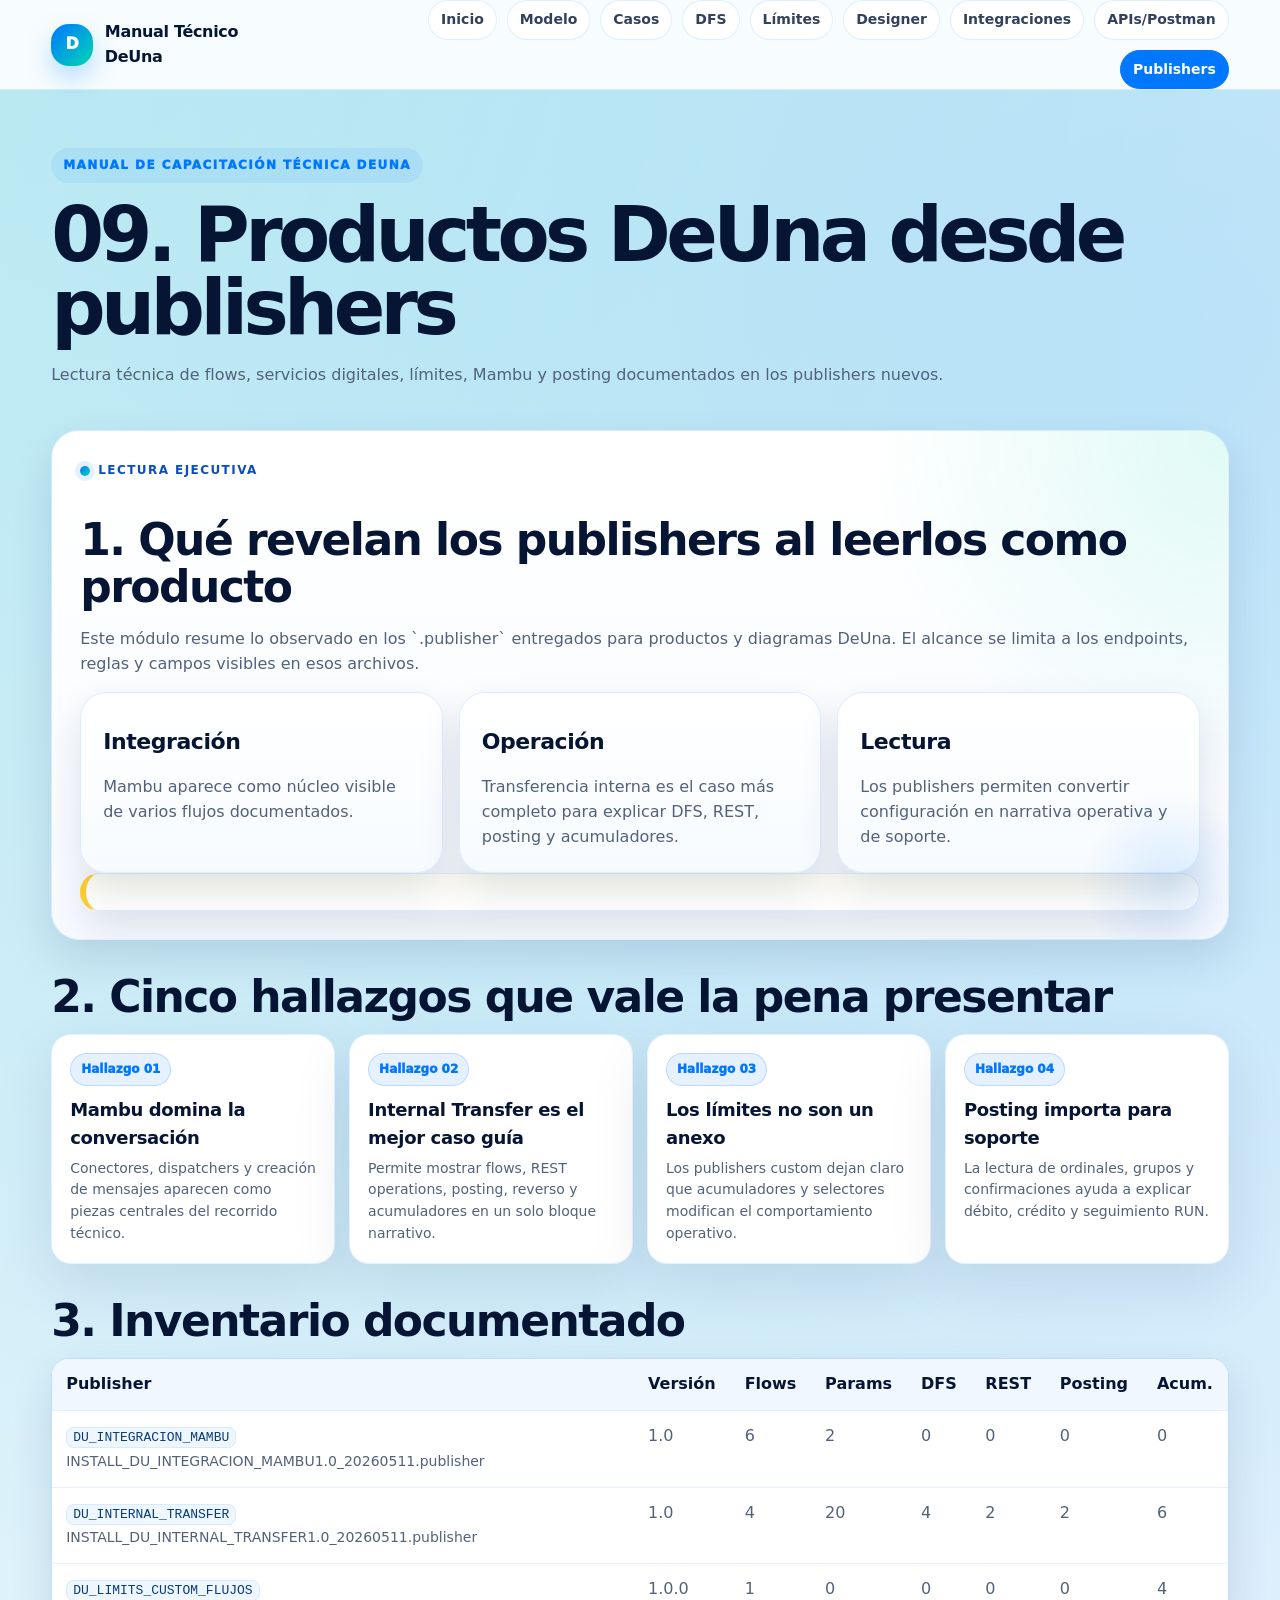
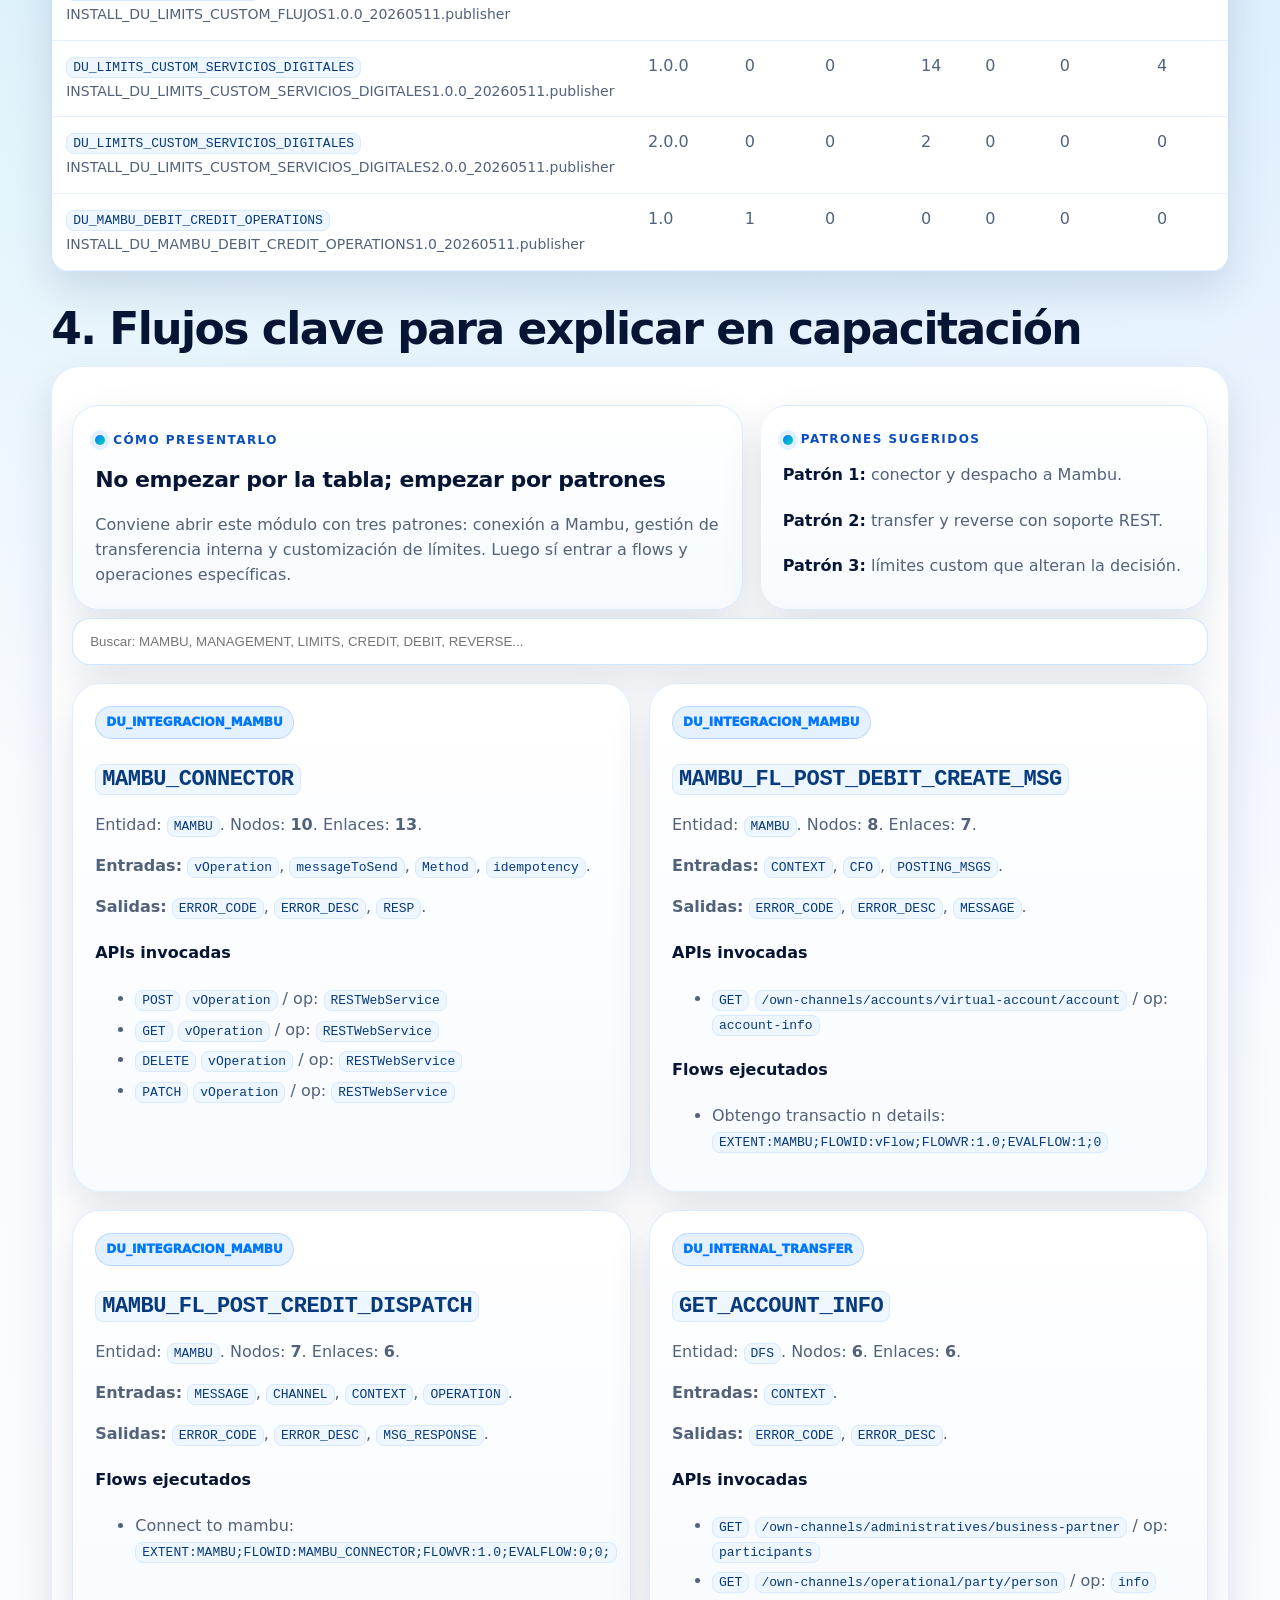
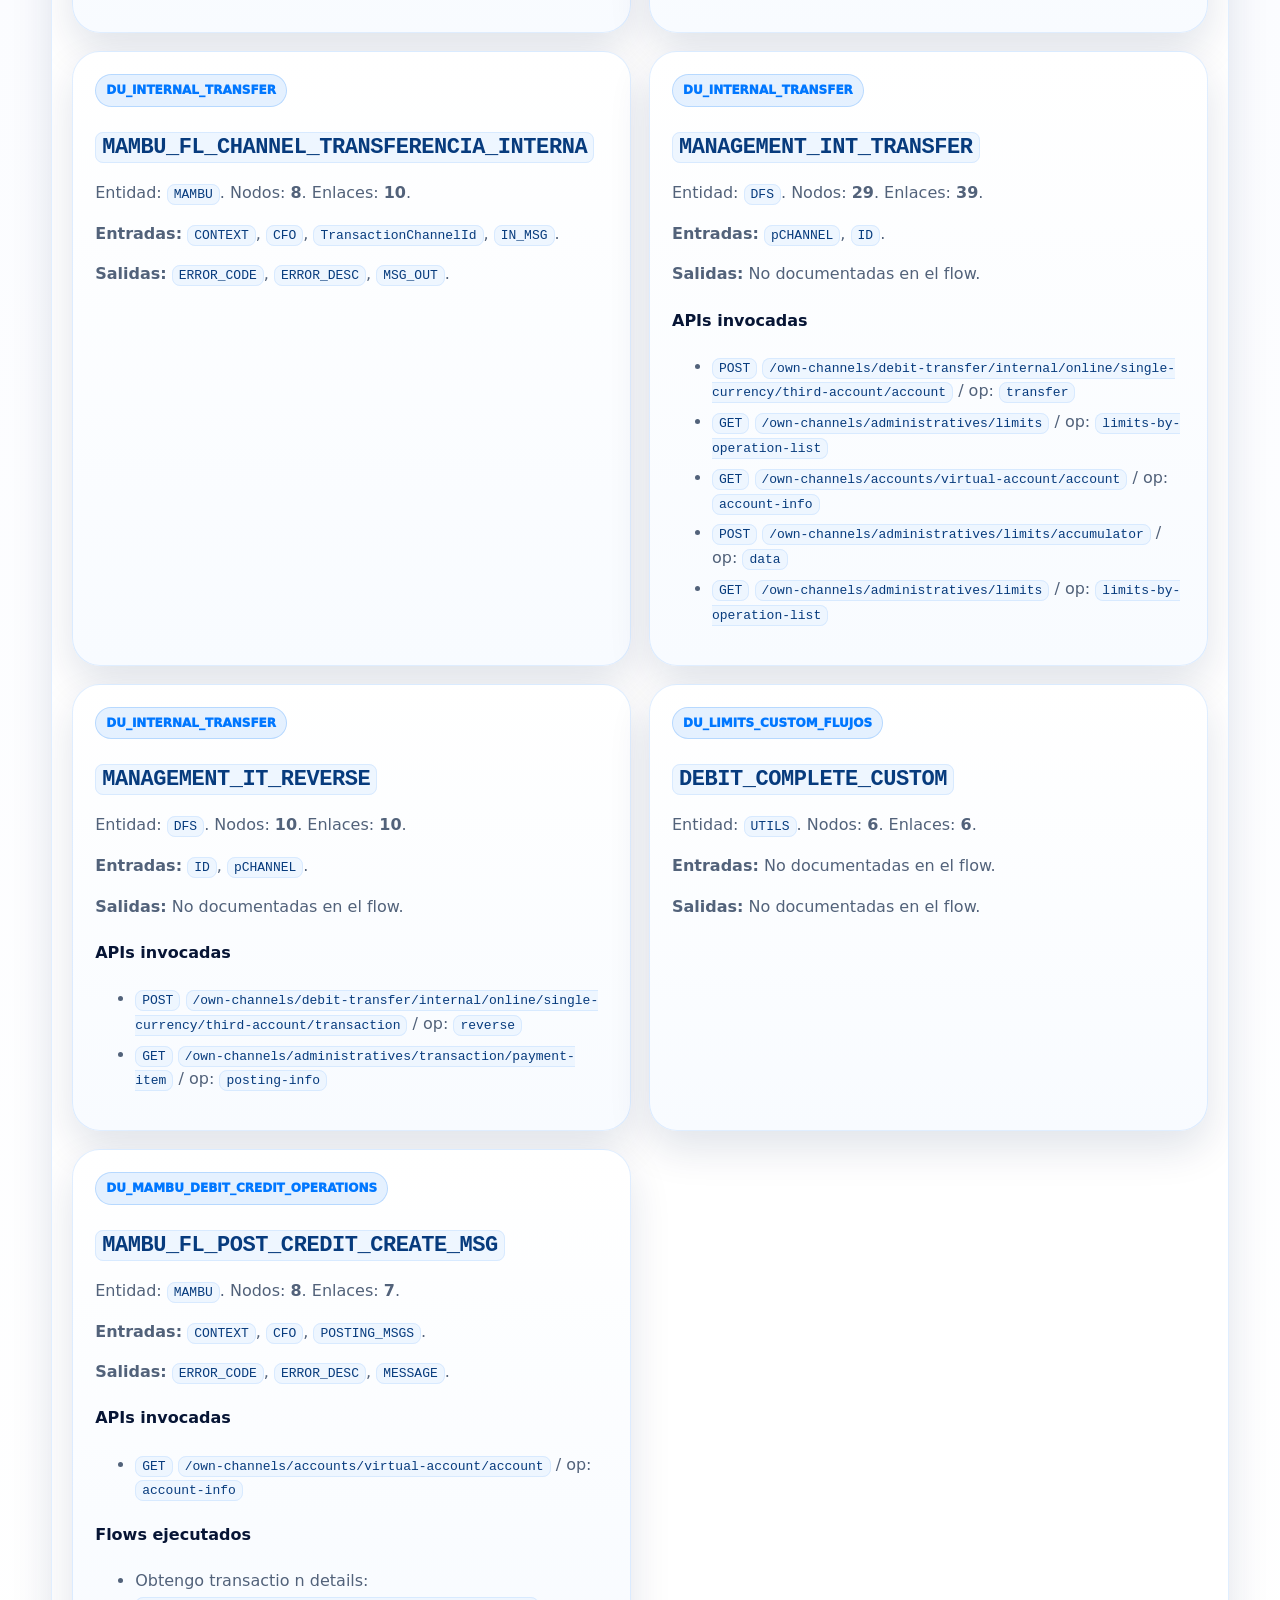
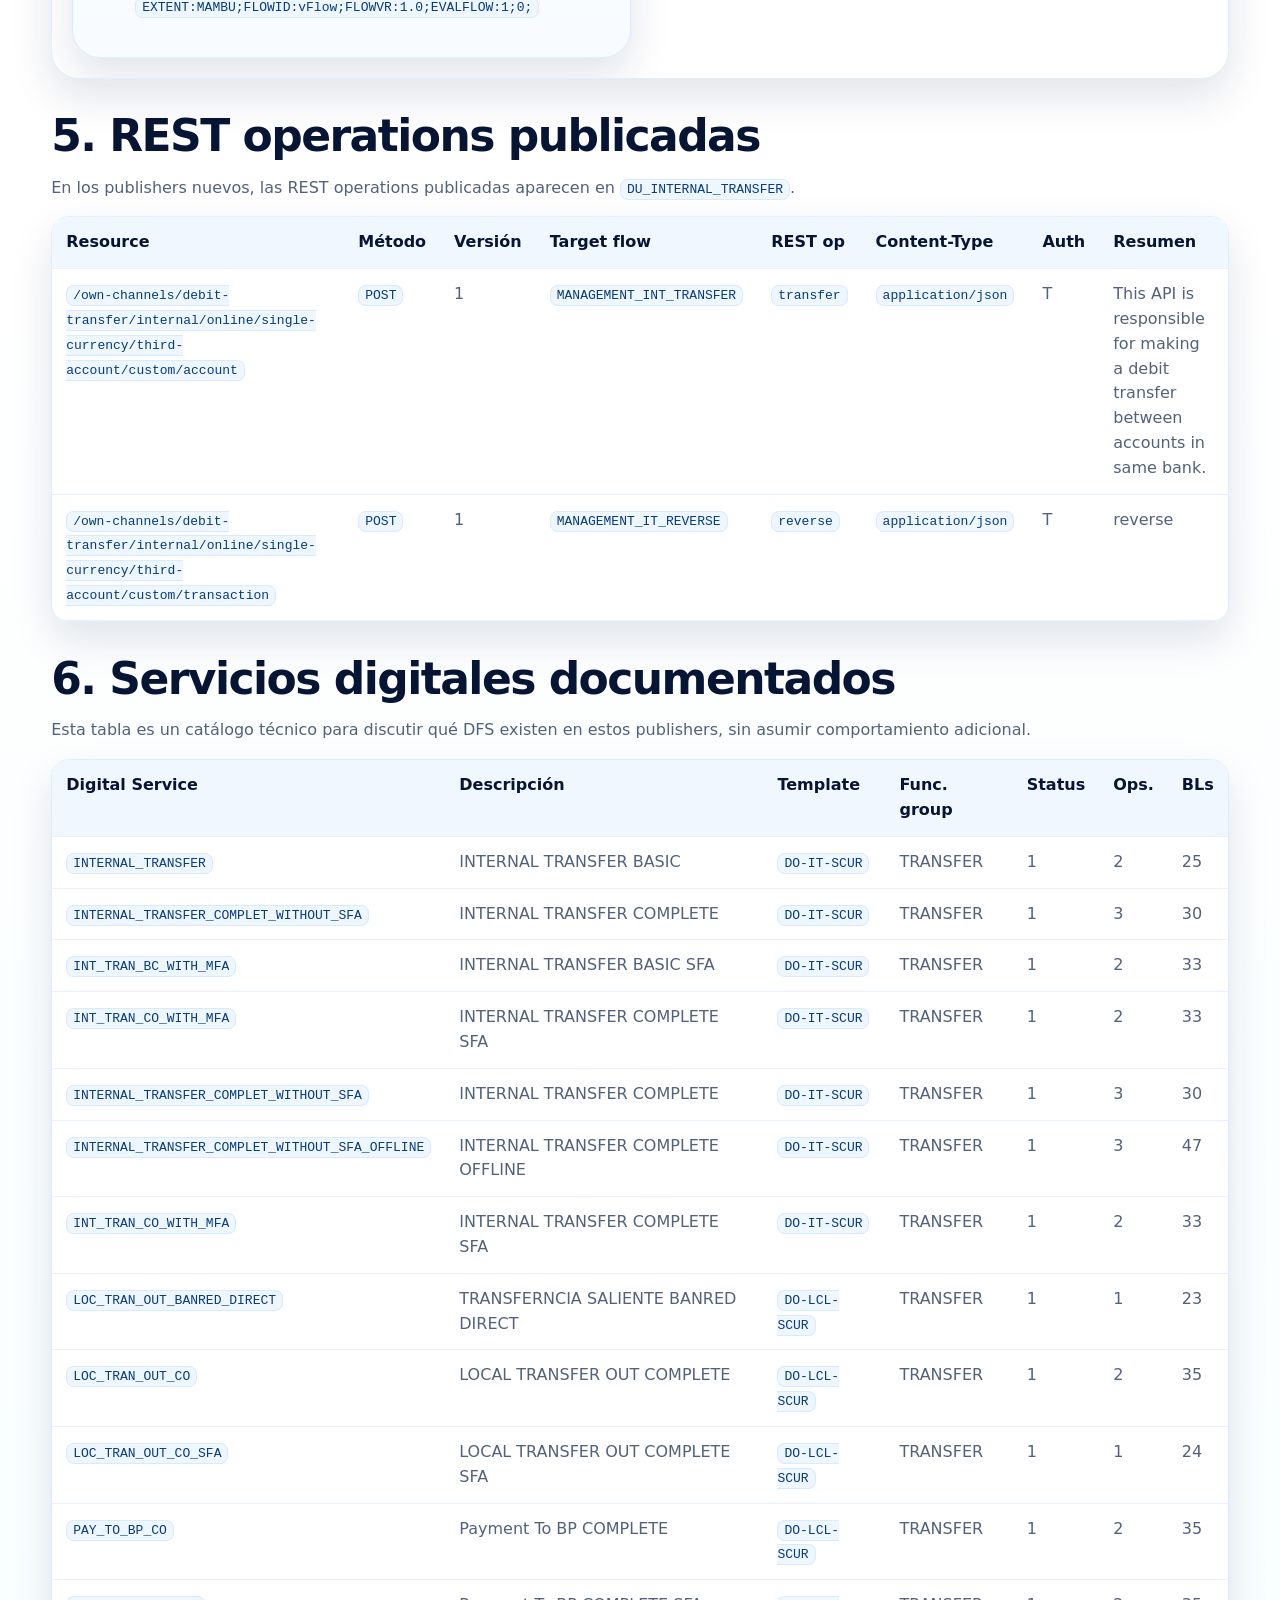
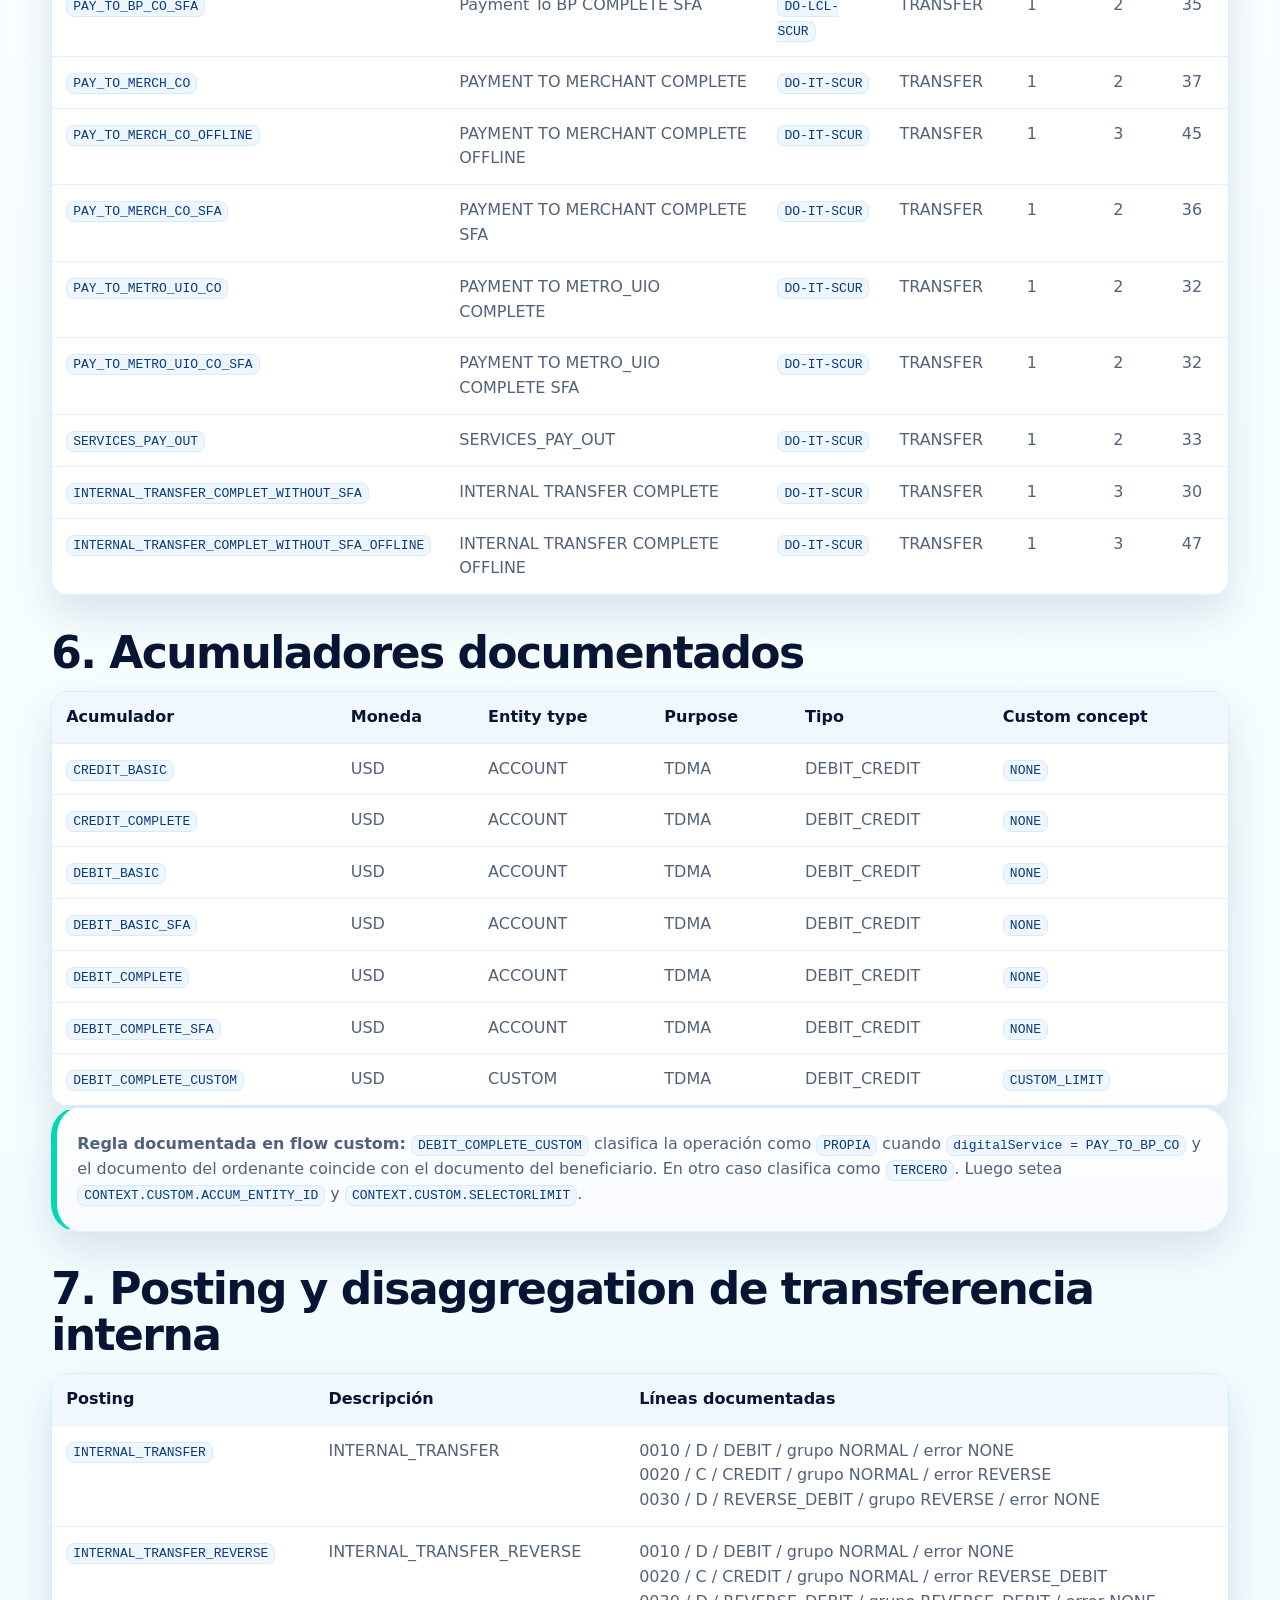
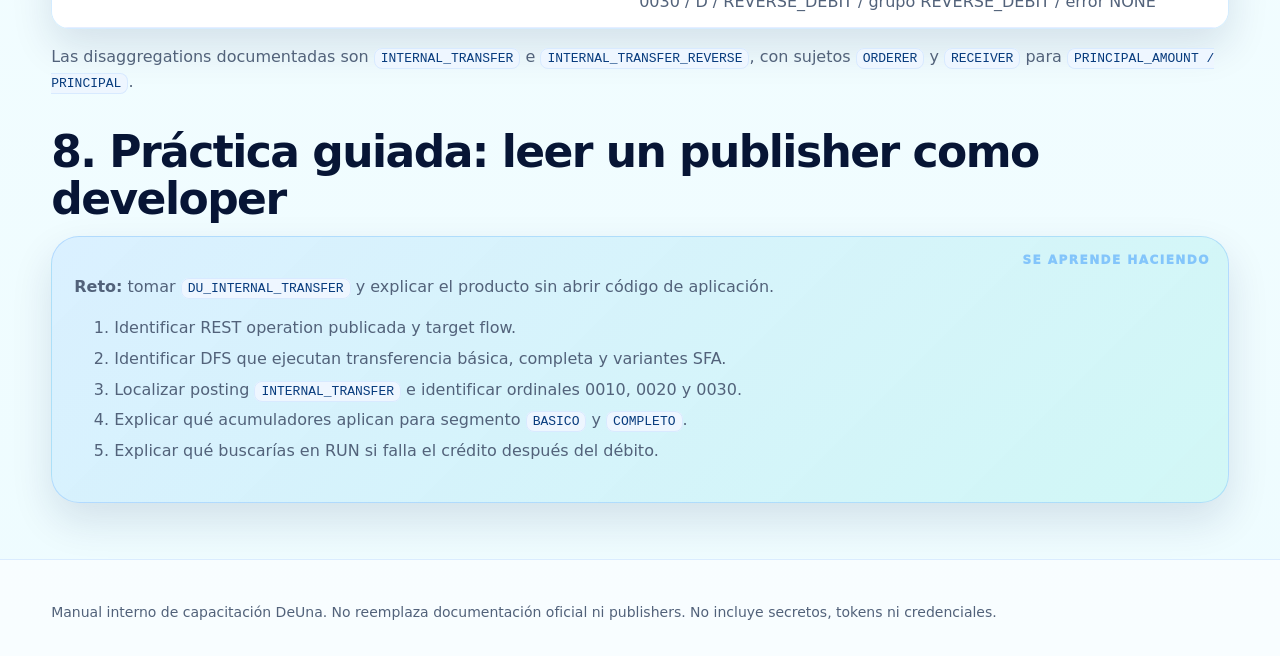
<file: modulos/09_productos_publishers_deuna.html>
<!doctype html>
<html lang="es">
  <head>
    <meta charset="utf-8" />
    <meta name="viewport" content="width=device-width, initial-scale=1" />
    <title>
      09. Productos DeUna desde publishers | Manual Capacitación DeUna
    </title>
    <link rel="stylesheet" href="../assets/styles.css" />
  </head>
  <body>
    <header class="topbar">
      <div class="container nav">
        <a class="logo" href="../index.html"
          ><span class="logo-mark">D</span><span>Manual Técnico DeUna</span></a
        >
        <nav class="navlinks">
          <a href="../index.html">Inicio</a>
          <a href="../modulos/01_modelo_mental.html">Modelo</a>
          <a href="../modulos/02_casos_uso_deuna.html">Casos</a>
          <a href="../modulos/03_servicios_digitales.html">DFS</a>
          <a href="../modulos/04_limites_acumuladores.html">Límites</a>
          <a href="../modulos/05_designer.html">Designer</a>
          <a href="../modulos/06_integraciones_custom.html">Integraciones</a>
          <a href="../modulos/08_api_enablement_postman.html">APIs/Postman</a>
          <a href="../modulos/09_productos_publishers_deuna.html">Publishers</a>
          <!-- <a href="../modulos/07_labs.html">Labs</a> -->
        </nav>
      </div>
    </header>
    <main class="container">
      <section class="hero">
        <span class="kicker">Manual de capacitación técnica DeUna</span>
        <h1>09. Productos DeUna desde publishers</h1>
        <p class="muted">
          Lectura técnica de flows, servicios digitales, límites, Mambu y
          posting documentados en los publishers nuevos.
        </p>
      </section>

      <section class="panel executive">
        <span class="eyebrow">Lectura ejecutiva</span>
        <h2>1. Qué revelan los publishers al leerlos como producto</h2>
        <p>
          Este módulo resume lo observado en los `.publisher` entregados para
          productos y diagramas DeUna. El alcance se limita a los endpoints,
          reglas y campos visibles en esos archivos.
        </p>
        <div class="signal-grid">
          <div class="signal-card">
            <h3>Integración</h3>
            <p>
              Mambu aparece como núcleo visible de varios flujos documentados.
            </p>
          </div>
          <div class="signal-card">
            <h3>Operación</h3>
            <p>
              Transferencia interna es el caso más completo para explicar DFS,
              REST, posting y acumuladores.
            </p>
          </div>
          <div class="signal-card">
            <h3>Lectura</h3>
            <p>
              Los publishers permiten convertir configuración en narrativa
              operativa y de soporte.
            </p>
          </div>
        </div>
        <div class="callout warn"></div>
      </section>

      <section>
        <h2>2. Cinco hallazgos que vale la pena presentar</h2>
        <div class="compact-grid">
          <div class="compact-card">
            <span class="badge blue">Hallazgo 01</span>
            <h3>Mambu domina la conversación</h3>
            <p>
              Conectores, dispatchers y creación de mensajes aparecen como
              piezas centrales del recorrido técnico.
            </p>
          </div>
          <div class="compact-card">
            <span class="badge blue">Hallazgo 02</span>
            <h3>Internal Transfer es el mejor caso guía</h3>
            <p>
              Permite mostrar flows, REST operations, posting, reverso y
              acumuladores en un solo bloque narrativo.
            </p>
          </div>
          <div class="compact-card">
            <span class="badge blue">Hallazgo 03</span>
            <h3>Los límites no son un anexo</h3>
            <p>
              Los publishers custom dejan claro que acumuladores y selectores
              modifican el comportamiento operativo.
            </p>
          </div>
          <div class="compact-card">
            <span class="badge blue">Hallazgo 04</span>
            <h3>Posting importa para soporte</h3>
            <p>
              La lectura de ordinales, grupos y confirmaciones ayuda a explicar
              débito, crédito y seguimiento RUN.
            </p>
          </div>
        </div>
      </section>

      <section>
        <h2>3. Inventario documentado</h2>
        <div class="table-wrap">
          <table>
            <thead>
              <tr>
                <th>Publisher</th>
                <th>Versión</th>
                <th>Flows</th>
                <th>Params</th>
                <th>DFS</th>
                <th>REST</th>
                <th>Posting</th>
                <th>Acum.</th>
              </tr>
            </thead>
            <tbody>
              <tr>
                <td>
                  <code>DU_INTEGRACION_MAMBU</code><br /><span
                    class="small muted"
                    >INSTALL_DU_INTEGRACION_MAMBU1.0_20260511.publisher</span
                  >
                </td>
                <td>1.0</td>
                <td>6</td>
                <td>2</td>
                <td>0</td>
                <td>0</td>
                <td>0</td>
                <td>0</td>
              </tr>
              <tr>
                <td>
                  <code>DU_INTERNAL_TRANSFER</code><br /><span
                    class="small muted"
                    >INSTALL_DU_INTERNAL_TRANSFER1.0_20260511.publisher</span
                  >
                </td>
                <td>1.0</td>
                <td>4</td>
                <td>20</td>
                <td>4</td>
                <td>2</td>
                <td>2</td>
                <td>6</td>
              </tr>
              <tr>
                <td>
                  <code>DU_LIMITS_CUSTOM_FLUJOS</code><br /><span
                    class="small muted"
                    >INSTALL_DU_LIMITS_CUSTOM_FLUJOS1.0.0_20260511.publisher</span
                  >
                </td>
                <td>1.0.0</td>
                <td>1</td>
                <td>0</td>
                <td>0</td>
                <td>0</td>
                <td>0</td>
                <td>4</td>
              </tr>
              <tr>
                <td>
                  <code>DU_LIMITS_CUSTOM_SERVICIOS_DIGITALES</code><br /><span
                    class="small muted"
                    >INSTALL_DU_LIMITS_CUSTOM_SERVICIOS_DIGITALES1.0.0_20260511.publisher</span
                  >
                </td>
                <td>1.0.0</td>
                <td>0</td>
                <td>0</td>
                <td>14</td>
                <td>0</td>
                <td>0</td>
                <td>4</td>
              </tr>
              <tr>
                <td>
                  <code>DU_LIMITS_CUSTOM_SERVICIOS_DIGITALES</code><br /><span
                    class="small muted"
                    >INSTALL_DU_LIMITS_CUSTOM_SERVICIOS_DIGITALES2.0.0_20260511.publisher</span
                  >
                </td>
                <td>2.0.0</td>
                <td>0</td>
                <td>0</td>
                <td>2</td>
                <td>0</td>
                <td>0</td>
                <td>0</td>
              </tr>
              <tr>
                <td>
                  <code>DU_MAMBU_DEBIT_CREDIT_OPERATIONS</code><br /><span
                    class="small muted"
                    >INSTALL_DU_MAMBU_DEBIT_CREDIT_OPERATIONS1.0_20260511.publisher</span
                  >
                </td>
                <td>1.0</td>
                <td>1</td>
                <td>0</td>
                <td>0</td>
                <td>0</td>
                <td>0</td>
                <td>0</td>
              </tr>
            </tbody>
          </table>
        </div>
      </section>

      <section>
        <h2>4. Flujos clave para explicar en capacitación</h2>
        <div class="mindmap">
          <div class="executive-strip">
            <div class="executive-summary">
              <span class="eyebrow">Cómo presentarlo</span>
              <h3>No empezar por la tabla; empezar por patrones</h3>
              <p>
                Conviene abrir este módulo con tres patrones: conexión a Mambu,
                gestión de transferencia interna y customización de límites.
                Luego sí entrar a flows y operaciones específicas.
              </p>
            </div>
            <div class="executive-note">
              <span class="eyebrow">Patrones sugeridos</span>
              <p><strong>Patrón 1:</strong> conector y despacho a Mambu.</p>
              <p>
                <strong>Patrón 2:</strong> transfer y reverse con soporte REST.
              </p>
              <p>
                <strong>Patrón 3:</strong> límites custom que alteran la
                decisión.
              </p>
            </div>
          </div>
          <input
            data-search
            class="searchbox"
            placeholder="Buscar: MAMBU, MANAGEMENT, LIMITS, CREDIT, DEBIT, REVERSE..."
          />
          <div class="grid cols-2" style="margin-top: 18px">
            <div class="card" data-card>
              <span class="badge blue">DU_INTEGRACION_MAMBU</span>
              <h3><code>MAMBU_CONNECTOR</code></h3>
              <p>
                Entidad: <code>MAMBU</code>. Nodos: <strong>10</strong>.
                Enlaces: <strong>13</strong>.
              </p>
              <p>
                <strong>Entradas:</strong> <code>vOperation</code>,
                <code>messageToSend</code>, <code>Method</code>,
                <code>idempotency</code>.
              </p>
              <p>
                <strong>Salidas:</strong> <code>ERROR_CODE</code>,
                <code>ERROR_DESC</code>, <code>RESP</code>.
              </p>
              <h4>APIs invocadas</h4>
              <ul>
                <li>
                  <code>POST</code> <code>vOperation</code> / op:
                  <code>RESTWebService</code>
                </li>
                <li>
                  <code>GET</code> <code>vOperation</code> / op:
                  <code>RESTWebService</code>
                </li>
                <li>
                  <code>DELETE</code> <code>vOperation</code> / op:
                  <code>RESTWebService</code>
                </li>
                <li>
                  <code>PATCH</code> <code>vOperation</code> / op:
                  <code>RESTWebService</code>
                </li>
              </ul>
            </div>

            <div class="card" data-card>
              <span class="badge blue">DU_INTEGRACION_MAMBU</span>
              <h3><code>MAMBU_FL_POST_DEBIT_CREATE_MSG</code></h3>
              <p>
                Entidad: <code>MAMBU</code>. Nodos: <strong>8</strong>. Enlaces:
                <strong>7</strong>.
              </p>
              <p>
                <strong>Entradas:</strong> <code>CONTEXT</code>,
                <code>CFO</code>, <code>POSTING_MSGS</code>.
              </p>
              <p>
                <strong>Salidas:</strong> <code>ERROR_CODE</code>,
                <code>ERROR_DESC</code>, <code>MESSAGE</code>.
              </p>
              <h4>APIs invocadas</h4>
              <ul>
                <li>
                  <code>GET</code>
                  <code>/own-channels/accounts/virtual-account/account</code> /
                  op: <code>account-info</code>
                </li>
              </ul>
              <h4>Flows ejecutados</h4>
              <ul>
                <li>
                  Obtengo transactio n details:
                  <code>EXTENT:MAMBU;FLOWID:vFlow;FLOWVR:1.0;EVALFLOW:1;0</code>
                </li>
              </ul>
            </div>

            <div class="card" data-card>
              <span class="badge blue">DU_INTEGRACION_MAMBU</span>
              <h3><code>MAMBU_FL_POST_CREDIT_DISPATCH</code></h3>
              <p>
                Entidad: <code>MAMBU</code>. Nodos: <strong>7</strong>. Enlaces:
                <strong>6</strong>.
              </p>
              <p>
                <strong>Entradas:</strong> <code>MESSAGE</code>,
                <code>CHANNEL</code>, <code>CONTEXT</code>,
                <code>OPERATION</code>.
              </p>
              <p>
                <strong>Salidas:</strong> <code>ERROR_CODE</code>,
                <code>ERROR_DESC</code>, <code>MSG_RESPONSE</code>.
              </p>

              <h4>Flows ejecutados</h4>
              <ul>
                <li>
                  Connect to mambu:
                  <code
                    >EXTENT:MAMBU;FLOWID:MAMBU_CONNECTOR;FLOWVR:1.0;EVALFLOW:0;0;</code
                  >
                </li>
              </ul>
            </div>

            <div class="card" data-card>
              <span class="badge blue">DU_INTERNAL_TRANSFER</span>
              <h3><code>GET_ACCOUNT_INFO</code></h3>
              <p>
                Entidad: <code>DFS</code>. Nodos: <strong>6</strong>. Enlaces:
                <strong>6</strong>.
              </p>
              <p><strong>Entradas:</strong> <code>CONTEXT</code>.</p>
              <p>
                <strong>Salidas:</strong> <code>ERROR_CODE</code>,
                <code>ERROR_DESC</code>.
              </p>
              <h4>APIs invocadas</h4>
              <ul>
                <li>
                  <code>GET</code>
                  <code>/own-channels/administratives/business-partner</code> /
                  op: <code>participants</code>
                </li>
                <li>
                  <code>GET</code>
                  <code>/own-channels/operational/party/person</code> / op:
                  <code>info</code>
                </li>
              </ul>
            </div>

            <div class="card" data-card>
              <span class="badge blue">DU_INTERNAL_TRANSFER</span>
              <h3><code>MAMBU_FL_CHANNEL_TRANSFERENCIA_INTERNA</code></h3>
              <p>
                Entidad: <code>MAMBU</code>. Nodos: <strong>8</strong>. Enlaces:
                <strong>10</strong>.
              </p>
              <p>
                <strong>Entradas:</strong> <code>CONTEXT</code>,
                <code>CFO</code>, <code>TransactionChannelId</code>,
                <code>IN_MSG</code>.
              </p>
              <p>
                <strong>Salidas:</strong> <code>ERROR_CODE</code>,
                <code>ERROR_DESC</code>, <code>MSG_OUT</code>.
              </p>
            </div>

            <div class="card" data-card>
              <span class="badge blue">DU_INTERNAL_TRANSFER</span>
              <h3><code>MANAGEMENT_INT_TRANSFER</code></h3>
              <p>
                Entidad: <code>DFS</code>. Nodos: <strong>29</strong>. Enlaces:
                <strong>39</strong>.
              </p>
              <p>
                <strong>Entradas:</strong> <code>pCHANNEL</code>,
                <code>ID</code>.
              </p>
              <p><strong>Salidas:</strong> No documentadas en el flow.</p>
              <h4>APIs invocadas</h4>
              <ul>
                <li>
                  <code>POST</code>
                  <code
                    >/own-channels/debit-transfer/internal/online/single-currency/third-account/account</code
                  >
                  / op: <code>transfer</code>
                </li>
                <li>
                  <code>GET</code>
                  <code>/own-channels/administratives/limits</code> / op:
                  <code>limits-by-operation-list</code>
                </li>
                <li>
                  <code>GET</code>
                  <code>/own-channels/accounts/virtual-account/account</code> /
                  op: <code>account-info</code>
                </li>
                <li>
                  <code>POST</code>
                  <code>/own-channels/administratives/limits/accumulator</code>
                  / op: <code>data</code>
                </li>
                <li>
                  <code>GET</code>
                  <code>/own-channels/administratives/limits</code> / op:
                  <code>limits-by-operation-list</code>
                </li>
              </ul>
            </div>

            <div class="card" data-card>
              <span class="badge blue">DU_INTERNAL_TRANSFER</span>
              <h3><code>MANAGEMENT_IT_REVERSE</code></h3>
              <p>
                Entidad: <code>DFS</code>. Nodos: <strong>10</strong>. Enlaces:
                <strong>10</strong>.
              </p>
              <p>
                <strong>Entradas:</strong> <code>ID</code>,
                <code>pCHANNEL</code>.
              </p>
              <p><strong>Salidas:</strong> No documentadas en el flow.</p>
              <h4>APIs invocadas</h4>
              <ul>
                <li>
                  <code>POST</code>
                  <code
                    >/own-channels/debit-transfer/internal/online/single-currency/third-account/transaction</code
                  >
                  / op: <code>reverse</code>
                </li>
                <li>
                  <code>GET</code>
                  <code
                    >/own-channels/administratives/transaction/payment-item</code
                  >
                  / op: <code>posting-info</code>
                </li>
              </ul>
            </div>

            <div class="card" data-card>
              <span class="badge blue">DU_LIMITS_CUSTOM_FLUJOS</span>
              <h3><code>DEBIT_COMPLETE_CUSTOM</code></h3>
              <p>
                Entidad: <code>UTILS</code>. Nodos: <strong>6</strong>. Enlaces:
                <strong>6</strong>.
              </p>
              <p><strong>Entradas:</strong> No documentadas en el flow.</p>
              <p><strong>Salidas:</strong> No documentadas en el flow.</p>
            </div>

            <div class="card" data-card>
              <span class="badge blue">DU_MAMBU_DEBIT_CREDIT_OPERATIONS</span>
              <h3><code>MAMBU_FL_POST_CREDIT_CREATE_MSG</code></h3>
              <p>
                Entidad: <code>MAMBU</code>. Nodos: <strong>8</strong>. Enlaces:
                <strong>7</strong>.
              </p>
              <p>
                <strong>Entradas:</strong> <code>CONTEXT</code>,
                <code>CFO</code>, <code>POSTING_MSGS</code>.
              </p>
              <p>
                <strong>Salidas:</strong> <code>ERROR_CODE</code>,
                <code>ERROR_DESC</code>, <code>MESSAGE</code>.
              </p>
              <h4>APIs invocadas</h4>
              <ul>
                <li>
                  <code>GET</code>
                  <code>/own-channels/accounts/virtual-account/account</code> /
                  op: <code>account-info</code>
                </li>
              </ul>
              <h4>Flows ejecutados</h4>
              <ul>
                <li>
                  Obtengo transactio n details:
                  <code
                    >EXTENT:MAMBU;FLOWID:vFlow;FLOWVR:1.0;EVALFLOW:1;0;</code
                  >
                </li>
              </ul>
            </div>
          </div>
        </div>
      </section>

      <section>
        <h2>5. REST operations publicadas</h2>
        <p>
          En los publishers nuevos, las REST operations publicadas aparecen en
          <code>DU_INTERNAL_TRANSFER</code>.
        </p>
        <div class="table-wrap">
          <table>
            <thead>
              <tr>
                <th>Resource</th>
                <th>Método</th>
                <th>Versión</th>
                <th>Target flow</th>
                <th>REST op</th>
                <th>Content-Type</th>
                <th>Auth</th>
                <th>Resumen</th>
              </tr>
            </thead>
            <tbody>
              <tr>
                <td>
                  <code
                    >/own-channels/debit-transfer/internal/online/single-currency/third-account/custom/account</code
                  >
                </td>
                <td><code>POST</code></td>
                <td>1</td>
                <td><code>MANAGEMENT_INT_TRANSFER</code></td>
                <td><code>transfer</code></td>
                <td><code>application/json</code></td>
                <td>T</td>
                <td>
                  This API is responsible for making a debit transfer between
                  accounts in same bank.
                </td>
              </tr>
              <tr>
                <td>
                  <code
                    >/own-channels/debit-transfer/internal/online/single-currency/third-account/custom/transaction</code
                  >
                </td>
                <td><code>POST</code></td>
                <td>1</td>
                <td><code>MANAGEMENT_IT_REVERSE</code></td>
                <td><code>reverse</code></td>
                <td><code>application/json</code></td>
                <td>T</td>
                <td>reverse</td>
              </tr>
            </tbody>
          </table>
        </div>
      </section>

      <section>
        <h2>6. Servicios digitales documentados</h2>
        <p>
          Esta tabla es un catálogo técnico para discutir qué DFS existen en
          estos publishers, sin asumir comportamiento adicional.
        </p>
        <div class="table-wrap">
          <table>
            <thead>
              <tr>
                <th>Digital Service</th>
                <th>Descripción</th>
                <th>Template</th>
                <th>Func. group</th>
                <th>Status</th>
                <th>Ops.</th>
                <th>BLs</th>
              </tr>
            </thead>
            <tbody>
              <tr>
                <td><code>INTERNAL_TRANSFER</code></td>
                <td>INTERNAL TRANSFER BASIC</td>
                <td><code>DO-IT-SCUR</code></td>
                <td>TRANSFER</td>
                <td>1</td>
                <td>2</td>
                <td>25</td>
              </tr>
              <tr>
                <td><code>INTERNAL_TRANSFER_COMPLET_WITHOUT_SFA</code></td>
                <td>INTERNAL TRANSFER COMPLETE</td>
                <td><code>DO-IT-SCUR</code></td>
                <td>TRANSFER</td>
                <td>1</td>
                <td>3</td>
                <td>30</td>
              </tr>
              <tr>
                <td><code>INT_TRAN_BC_WITH_MFA</code></td>
                <td>INTERNAL TRANSFER BASIC SFA</td>
                <td><code>DO-IT-SCUR</code></td>
                <td>TRANSFER</td>
                <td>1</td>
                <td>2</td>
                <td>33</td>
              </tr>
              <tr>
                <td><code>INT_TRAN_CO_WITH_MFA</code></td>
                <td>INTERNAL TRANSFER COMPLETE SFA</td>
                <td><code>DO-IT-SCUR</code></td>
                <td>TRANSFER</td>
                <td>1</td>
                <td>2</td>
                <td>33</td>
              </tr>
              <tr>
                <td><code>INTERNAL_TRANSFER_COMPLET_WITHOUT_SFA</code></td>
                <td>INTERNAL TRANSFER COMPLETE</td>
                <td><code>DO-IT-SCUR</code></td>
                <td>TRANSFER</td>
                <td>1</td>
                <td>3</td>
                <td>30</td>
              </tr>
              <tr>
                <td>
                  <code>INTERNAL_TRANSFER_COMPLET_WITHOUT_SFA_OFFLINE</code>
                </td>
                <td>INTERNAL TRANSFER COMPLETE OFFLINE</td>
                <td><code>DO-IT-SCUR</code></td>
                <td>TRANSFER</td>
                <td>1</td>
                <td>3</td>
                <td>47</td>
              </tr>
              <tr>
                <td><code>INT_TRAN_CO_WITH_MFA</code></td>
                <td>INTERNAL TRANSFER COMPLETE SFA</td>
                <td><code>DO-IT-SCUR</code></td>
                <td>TRANSFER</td>
                <td>1</td>
                <td>2</td>
                <td>33</td>
              </tr>
              <tr>
                <td><code>LOC_TRAN_OUT_BANRED_DIRECT</code></td>
                <td>TRANSFERNCIA SALIENTE BANRED DIRECT</td>
                <td><code>DO-LCL-SCUR</code></td>
                <td>TRANSFER</td>
                <td>1</td>
                <td>1</td>
                <td>23</td>
              </tr>
              <tr>
                <td><code>LOC_TRAN_OUT_CO</code></td>
                <td>LOCAL TRANSFER OUT COMPLETE</td>
                <td><code>DO-LCL-SCUR</code></td>
                <td>TRANSFER</td>
                <td>1</td>
                <td>2</td>
                <td>35</td>
              </tr>
              <tr>
                <td><code>LOC_TRAN_OUT_CO_SFA</code></td>
                <td>LOCAL TRANSFER OUT COMPLETE SFA</td>
                <td><code>DO-LCL-SCUR</code></td>
                <td>TRANSFER</td>
                <td>1</td>
                <td>1</td>
                <td>24</td>
              </tr>
              <tr>
                <td><code>PAY_TO_BP_CO</code></td>
                <td>Payment To BP COMPLETE</td>
                <td><code>DO-LCL-SCUR</code></td>
                <td>TRANSFER</td>
                <td>1</td>
                <td>2</td>
                <td>35</td>
              </tr>
              <tr>
                <td><code>PAY_TO_BP_CO_SFA</code></td>
                <td>Payment To BP COMPLETE SFA</td>
                <td><code>DO-LCL-SCUR</code></td>
                <td>TRANSFER</td>
                <td>1</td>
                <td>2</td>
                <td>35</td>
              </tr>
              <tr>
                <td><code>PAY_TO_MERCH_CO</code></td>
                <td>PAYMENT TO MERCHANT COMPLETE</td>
                <td><code>DO-IT-SCUR</code></td>
                <td>TRANSFER</td>
                <td>1</td>
                <td>2</td>
                <td>37</td>
              </tr>
              <tr>
                <td><code>PAY_TO_MERCH_CO_OFFLINE</code></td>
                <td>PAYMENT TO MERCHANT COMPLETE OFFLINE</td>
                <td><code>DO-IT-SCUR</code></td>
                <td>TRANSFER</td>
                <td>1</td>
                <td>3</td>
                <td>45</td>
              </tr>
              <tr>
                <td><code>PAY_TO_MERCH_CO_SFA</code></td>
                <td>PAYMENT TO MERCHANT COMPLETE SFA</td>
                <td><code>DO-IT-SCUR</code></td>
                <td>TRANSFER</td>
                <td>1</td>
                <td>2</td>
                <td>36</td>
              </tr>
              <tr>
                <td><code>PAY_TO_METRO_UIO_CO</code></td>
                <td>PAYMENT TO METRO_UIO COMPLETE</td>
                <td><code>DO-IT-SCUR</code></td>
                <td>TRANSFER</td>
                <td>1</td>
                <td>2</td>
                <td>32</td>
              </tr>
              <tr>
                <td><code>PAY_TO_METRO_UIO_CO_SFA</code></td>
                <td>PAYMENT TO METRO_UIO COMPLETE SFA</td>
                <td><code>DO-IT-SCUR</code></td>
                <td>TRANSFER</td>
                <td>1</td>
                <td>2</td>
                <td>32</td>
              </tr>
              <tr>
                <td><code>SERVICES_PAY_OUT</code></td>
                <td>SERVICES_PAY_OUT</td>
                <td><code>DO-IT-SCUR</code></td>
                <td>TRANSFER</td>
                <td>1</td>
                <td>2</td>
                <td>33</td>
              </tr>
              <tr>
                <td><code>INTERNAL_TRANSFER_COMPLET_WITHOUT_SFA</code></td>
                <td>INTERNAL TRANSFER COMPLETE</td>
                <td><code>DO-IT-SCUR</code></td>
                <td>TRANSFER</td>
                <td>1</td>
                <td>3</td>
                <td>30</td>
              </tr>
              <tr>
                <td>
                  <code>INTERNAL_TRANSFER_COMPLET_WITHOUT_SFA_OFFLINE</code>
                </td>
                <td>INTERNAL TRANSFER COMPLETE OFFLINE</td>
                <td><code>DO-IT-SCUR</code></td>
                <td>TRANSFER</td>
                <td>1</td>
                <td>3</td>
                <td>47</td>
              </tr>
            </tbody>
          </table>
        </div>
      </section>

      <section>
        <h2>6. Acumuladores documentados</h2>
        <div class="table-wrap">
          <table>
            <thead>
              <tr>
                <th>Acumulador</th>
                <th>Moneda</th>
                <th>Entity type</th>
                <th>Purpose</th>
                <th>Tipo</th>
                <th>Custom concept</th>
              </tr>
            </thead>
            <tbody>
              <tr>
                <td><code>CREDIT_BASIC</code></td>
                <td>USD</td>
                <td>ACCOUNT</td>
                <td>TDMA</td>
                <td>DEBIT_CREDIT</td>
                <td><code>NONE</code></td>
              </tr>
              <tr>
                <td><code>CREDIT_COMPLETE</code></td>
                <td>USD</td>
                <td>ACCOUNT</td>
                <td>TDMA</td>
                <td>DEBIT_CREDIT</td>
                <td><code>NONE</code></td>
              </tr>
              <tr>
                <td><code>DEBIT_BASIC</code></td>
                <td>USD</td>
                <td>ACCOUNT</td>
                <td>TDMA</td>
                <td>DEBIT_CREDIT</td>
                <td><code>NONE</code></td>
              </tr>
              <tr>
                <td><code>DEBIT_BASIC_SFA</code></td>
                <td>USD</td>
                <td>ACCOUNT</td>
                <td>TDMA</td>
                <td>DEBIT_CREDIT</td>
                <td><code>NONE</code></td>
              </tr>
              <tr>
                <td><code>DEBIT_COMPLETE</code></td>
                <td>USD</td>
                <td>ACCOUNT</td>
                <td>TDMA</td>
                <td>DEBIT_CREDIT</td>
                <td><code>NONE</code></td>
              </tr>
              <tr>
                <td><code>DEBIT_COMPLETE_SFA</code></td>
                <td>USD</td>
                <td>ACCOUNT</td>
                <td>TDMA</td>
                <td>DEBIT_CREDIT</td>
                <td><code>NONE</code></td>
              </tr>
              <tr>
                <td><code>DEBIT_COMPLETE_CUSTOM</code></td>
                <td>USD</td>
                <td>CUSTOM</td>
                <td>TDMA</td>
                <td>DEBIT_CREDIT</td>
                <td><code>CUSTOM_LIMIT</code></td>
              </tr>
            </tbody>
          </table>
        </div>

        <div class="callout">
          <p>
            <strong>Regla documentada en flow custom:</strong>
            <code>DEBIT_COMPLETE_CUSTOM</code> clasifica la operación como
            <code>PROPIA</code> cuando
            <code>digitalService = PAY_TO_BP_CO</code> y el documento del
            ordenante coincide con el documento del beneficiario. En otro caso
            clasifica como <code>TERCERO</code>. Luego setea
            <code>CONTEXT.CUSTOM.ACCUM_ENTITY_ID</code> y
            <code>CONTEXT.CUSTOM.SELECTORLIMIT</code>.
          </p>
        </div>
      </section>

      <section>
        <h2>7. Posting y disaggregation de transferencia interna</h2>
        <div class="table-wrap">
          <table>
            <thead>
              <tr>
                <th>Posting</th>
                <th>Descripción</th>
                <th>Líneas documentadas</th>
              </tr>
            </thead>
            <tbody>
              <tr>
                <td><code>INTERNAL_TRANSFER</code></td>
                <td>INTERNAL_TRANSFER</td>
                <td>
                  0010 / D / DEBIT / grupo NORMAL / error NONE<br />0020 / C /
                  CREDIT / grupo NORMAL / error REVERSE<br />0030 / D /
                  REVERSE_DEBIT / grupo REVERSE / error NONE
                </td>
              </tr>
              <tr>
                <td><code>INTERNAL_TRANSFER_REVERSE</code></td>
                <td>INTERNAL_TRANSFER_REVERSE</td>
                <td>
                  0010 / D / DEBIT / grupo NORMAL / error NONE<br />0020 / C /
                  CREDIT / grupo NORMAL / error REVERSE_DEBIT<br />0030 / D /
                  REVERSE_DEBIT / grupo REVERSE_DEBIT / error NONE
                </td>
              </tr>
            </tbody>
          </table>
        </div>
        <p>
          Las disaggregations documentadas son <code>INTERNAL_TRANSFER</code> e
          <code>INTERNAL_TRANSFER_REVERSE</code>, con sujetos
          <code>ORDERER</code> y <code>RECEIVER</code> para
          <code>PRINCIPAL_AMOUNT / PRINCIPAL</code>.
        </p>
      </section>

      <section>
        <h2>8. Práctica guiada: leer un publisher como developer</h2>
        <div class="card practice">
          <p>
            <strong>Reto:</strong> tomar <code>DU_INTERNAL_TRANSFER</code> y
            explicar el producto sin abrir código de aplicación.
          </p>
          <ol>
            <li>Identificar REST operation publicada y target flow.</li>
            <li>
              Identificar DFS que ejecutan transferencia básica, completa y
              variantes SFA.
            </li>
            <li>
              Localizar posting <code>INTERNAL_TRANSFER</code> e identificar
              ordinales 0010, 0020 y 0030.
            </li>
            <li>
              Explicar qué acumuladores aplican para segmento
              <code>BASICO</code> y <code>COMPLETO</code>.
            </li>
            <li>
              Explicar qué buscarías en RUN si falla el crédito después del
              débito.
            </li>
          </ol>
        </div>
      </section>
    </main>
    <footer class="footer">
      <div class="container small muted">
        Manual interno de capacitación DeUna. No reemplaza documentación oficial
        ni publishers. No incluye secretos, tokens ni credenciales.
      </div>
    </footer>
    <script src="../assets/app.js"></script>
  </body>
</html>
</file>
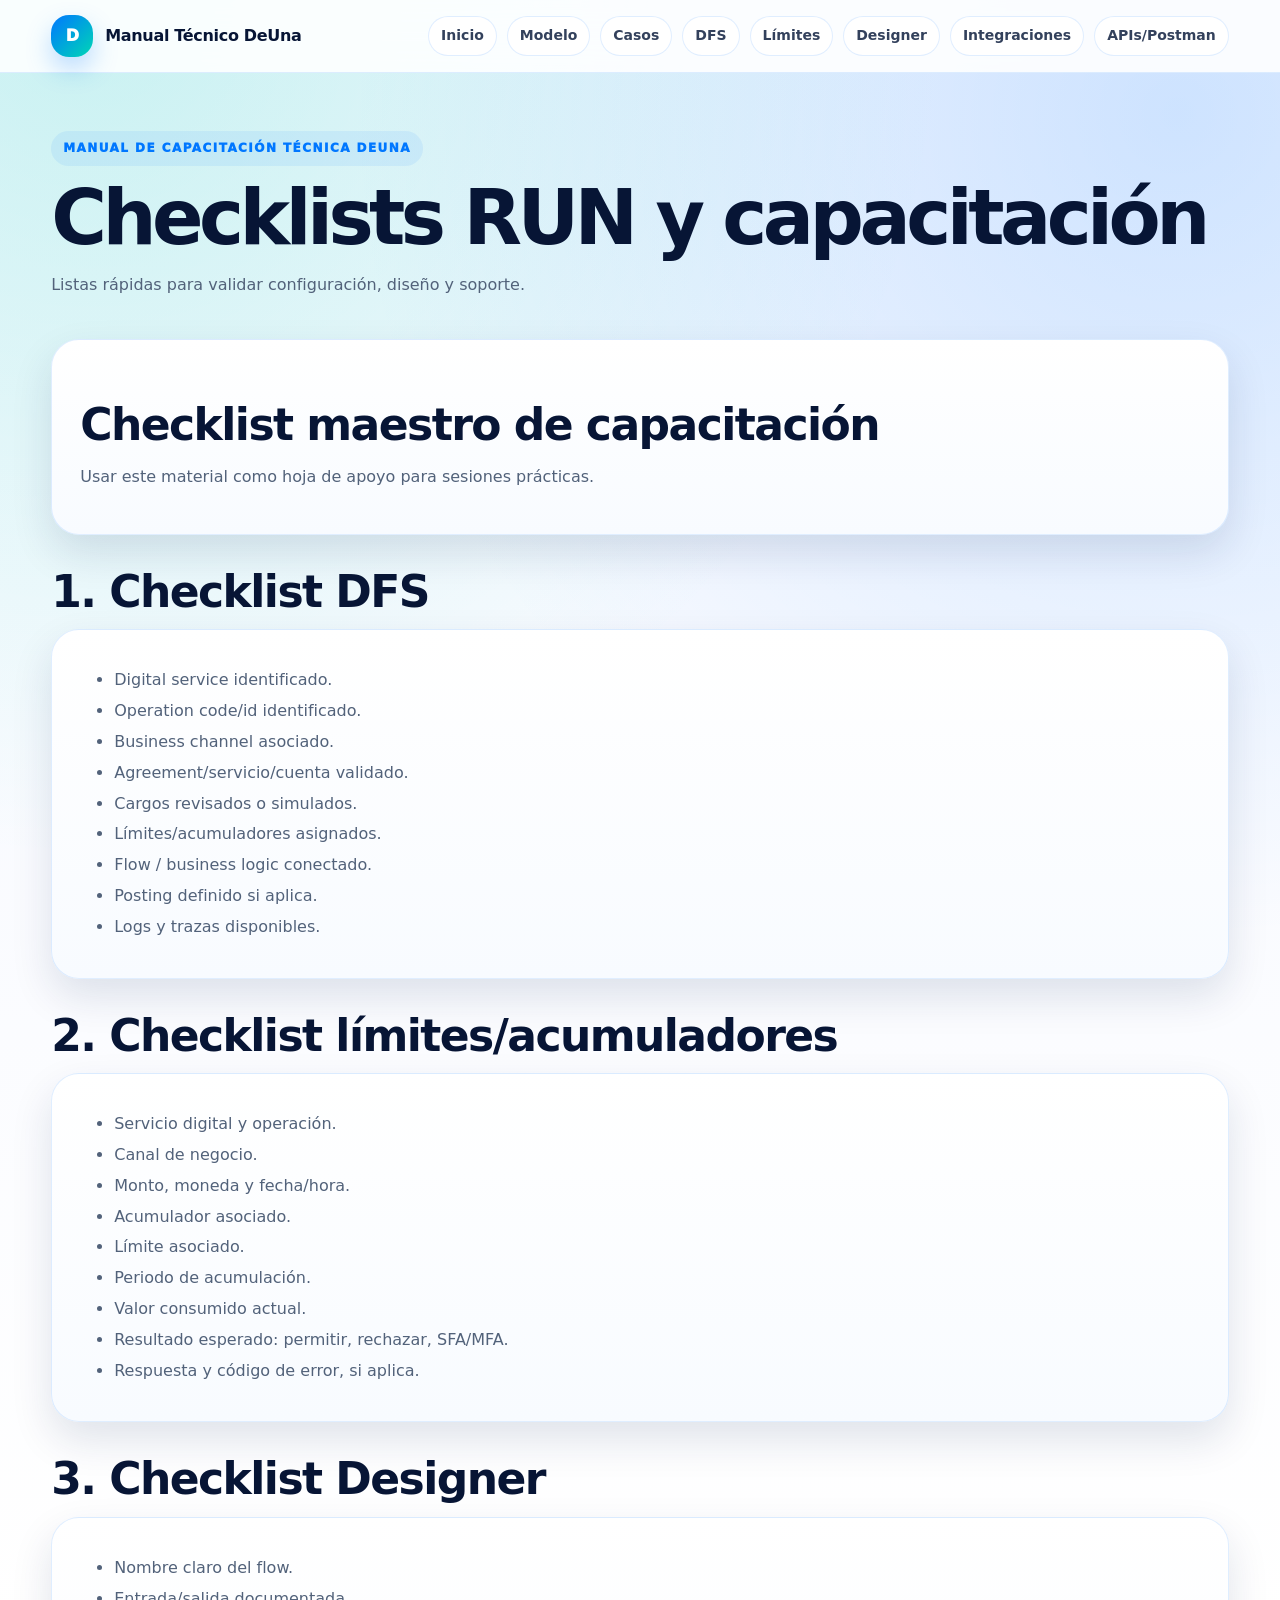
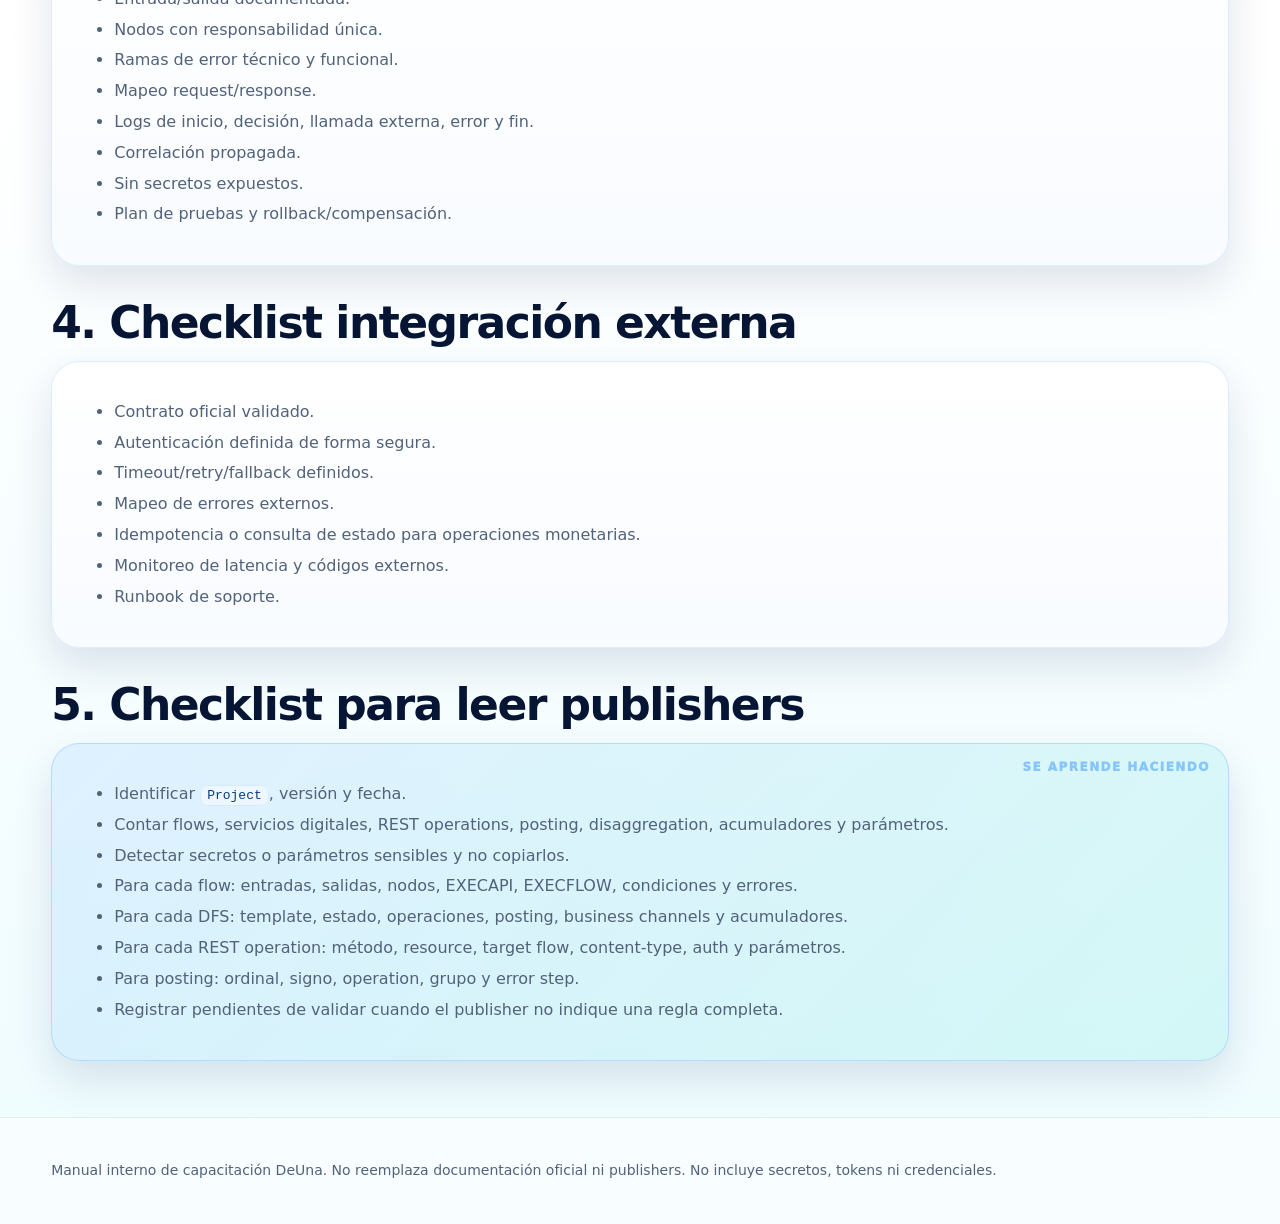
<file: recursos/checklists.html>
<!doctype html>
<html lang="es">
  <head>
    <meta charset="utf-8" />
    <meta name="viewport" content="width=device-width, initial-scale=1" />
    <title>Checklists RUN y capacitación | Manual Capacitación DeUna</title>
    <link rel="stylesheet" href="../assets/styles.css" />
  </head>
  <body>
    <header class="topbar">
      <div class="container nav">
        <a class="logo" href="../index.html"
          ><span class="logo-mark">D</span><span>Manual Técnico DeUna</span></a
        >
        <nav class="navlinks">
          <a href="../index.html">Inicio</a
          ><a href="../modulos/01_modelo_mental.html">Modelo</a
          ><a href="../modulos/02_casos_uso_deuna.html">Casos</a
          ><a href="../modulos/03_servicios_digitales.html">DFS</a
          ><a href="../modulos/04_limites_acumuladores.html">Límites</a
          ><a href="../modulos/05_designer.html">Designer</a
          ><a href="../modulos/06_integraciones_custom.html">Integraciones</a
          ><a href="../modulos/08_api_enablement_postman.html">APIs/Postman</a
          ><!-- <a href="../modulos/07_labs.html">Labs</a> -->
        </nav>
      </div>
    </header>
    <main class="container">
      <section class="hero">
        <span class="kicker">Manual de capacitación técnica DeUna</span>
        <h1>Checklists RUN y capacitación</h1>
        <p class="muted">
          Listas rápidas para validar configuración, diseño y soporte.
        </p>
      </section>
      <section class="panel">
        <h2>Checklist maestro de capacitación</h2>
        <p>Usar este material como hoja de apoyo para sesiones prácticas.</p>
      </section>
      <section>
        <h2>1. Checklist DFS</h2>
        <div class="card">
          <ul>
            <li>Digital service identificado.</li>
            <li>Operation code/id identificado.</li>
            <li>Business channel asociado.</li>
            <li>Agreement/servicio/cuenta validado.</li>
            <li>Cargos revisados o simulados.</li>
            <li>Límites/acumuladores asignados.</li>
            <li>Flow / business logic conectado.</li>
            <li>Posting definido si aplica.</li>
            <li>Logs y trazas disponibles.</li>
          </ul>
        </div>
      </section>
      <section>
        <h2>2. Checklist límites/acumuladores</h2>
        <div class="card">
          <ul>
            <li>Servicio digital y operación.</li>
            <li>Canal de negocio.</li>
            <li>Monto, moneda y fecha/hora.</li>
            <li>Acumulador asociado.</li>
            <li>Límite asociado.</li>
            <li>Periodo de acumulación.</li>
            <li>Valor consumido actual.</li>
            <li>Resultado esperado: permitir, rechazar, SFA/MFA.</li>
            <li>Respuesta y código de error, si aplica.</li>
          </ul>
        </div>
      </section>
      <section>
        <h2>3. Checklist Designer</h2>
        <div class="card">
          <ul>
            <li>Nombre claro del flow.</li>
            <li>Entrada/salida documentada.</li>
            <li>Nodos con responsabilidad única.</li>
            <li>Ramas de error técnico y funcional.</li>
            <li>Mapeo request/response.</li>
            <li>Logs de inicio, decisión, llamada externa, error y fin.</li>
            <li>Correlación propagada.</li>
            <li>Sin secretos expuestos.</li>
            <li>Plan de pruebas y rollback/compensación.</li>
          </ul>
        </div>
      </section>
      <section>
        <h2>4. Checklist integración externa</h2>
        <div class="card">
          <ul>
            <li>Contrato oficial validado.</li>
            <li>Autenticación definida de forma segura.</li>
            <li>Timeout/retry/fallback definidos.</li>
            <li>Mapeo de errores externos.</li>
            <li>
              Idempotencia o consulta de estado para operaciones monetarias.
            </li>
            <li>Monitoreo de latencia y códigos externos.</li>
            <li>Runbook de soporte.</li>
          </ul>
        </div>
      </section>

      <section>
        <h2>5. Checklist para leer publishers</h2>
        <div class="card practice">
          <ul>
            <li>Identificar <code>Project</code>, versión y fecha.</li>
            <li>
              Contar flows, servicios digitales, REST operations, posting,
              disaggregation, acumuladores y parámetros.
            </li>
            <li>Detectar secretos o parámetros sensibles y no copiarlos.</li>
            <li>
              Para cada flow: entradas, salidas, nodos, EXECAPI, EXECFLOW,
              condiciones y errores.
            </li>
            <li>
              Para cada DFS: template, estado, operaciones, posting, business
              channels y acumuladores.
            </li>
            <li>
              Para cada REST operation: método, resource, target flow,
              content-type, auth y parámetros.
            </li>
            <li>
              Para posting: ordinal, signo, operation, grupo y error step.
            </li>
            <li>
              Registrar pendientes de validar cuando el publisher no indique una
              regla completa.
            </li>
          </ul>
        </div>
      </section>
    </main>
    <footer class="footer">
      <div class="container small muted">
        Manual interno de capacitación DeUna. No reemplaza documentación oficial
        ni publishers. No incluye secretos, tokens ni credenciales.
      </div>
    </footer>
    <script src="../assets/app.js"></script>
  </body>
</html>
</file>
<file: assets/styles.css>
:root {
  --bg: #f4f7ff;
  --bg2: #eefcff;
  --ink: #071535;
  --muted: #52627a;
  --panel: #ffffff;
  --panel2: #f8fbff;
  --brand: #0077ff;
  --brand2: #00d7b5;
  --brand3: #ffcf2f;
  --brand4: #7137ff;
  --danger: #e84d5b;
  --ok: #00a878;
  --line: #dbe7ff;
  --shadow: 0 18px 42px rgba(8, 32, 80, 0.12);
  --shadow-soft: 0 20px 60px rgba(8, 32, 80, 0.1);
  --radius: 28px;
  --radius-sm: 20px;
}
* {
  box-sizing: border-box;
}
html {
  scroll-behavior: smooth;
}
body {
  margin: 0;
  font-family:
    "Segoe UI",
    "Aptos",
    ui-sans-serif,
    system-ui,
    -apple-system,
    sans-serif;
  background:
    radial-gradient(circle at 7% 0%, rgba(0, 215, 181, 0.18), transparent 28%),
    radial-gradient(circle at 92% 4%, rgba(0, 119, 255, 0.16), transparent 28%),
    linear-gradient(180deg, var(--bg) 0%, #ffffff 58%, var(--bg2) 100%);
  color: var(--ink);
  line-height: 1.55;
}
a {
  color: var(--brand);
  text-decoration: none;
}
a:hover {
  text-decoration: underline;
}
.container {
  width: min(1180px, 92vw);
  margin: 0 auto;
}
.topbar {
  position: sticky;
  top: 0;
  z-index: 20;
  background: rgba(255, 255, 255, 0.88);
  backdrop-filter: blur(16px);
  border-bottom: 1px solid rgba(0, 119, 255, 0.12);
}
.nav {
  display: flex;
  align-items: center;
  justify-content: space-between;
  gap: 18px;
  min-height: 72px;
}
.logo {
  display: flex;
  gap: 12px;
  align-items: center;
  font-weight: 900;
  letter-spacing: -0.02em;
  color: var(--ink);
}
.logo:hover {
  text-decoration: none;
}
.logo-mark {
  width: 42px;
  height: 42px;
  border-radius: 18px;
  background: linear-gradient(135deg, var(--brand), var(--brand2));
  display: grid;
  place-items: center;
  color: #fff;
  font-weight: 950;
  box-shadow: 0 12px 26px rgba(0, 119, 255, 0.26);
}
.navlinks {
  display: flex;
  gap: 10px;
  flex-wrap: wrap;
  justify-content: flex-end;
}
.navlinks a {
  padding: 8px 12px;
  border: 1px solid rgba(0, 119, 255, 0.12);
  border-radius: 999px;
  color: #33415c;
  background: #fff;
  font-size: 14px;
  font-weight: 750;
}
.navlinks a:hover {
  background: var(--brand);
  color: white;
  text-decoration: none;
}
.navlinks a.active,
.navlinks a[aria-current="page"] {
  background: var(--brand);
  color: #fff;
  border-color: var(--brand);
}
.hero {
  padding: 58px 0 26px;
}
.kicker {
  display: inline-flex;
  align-items: center;
  gap: 8px;
  color: var(--brand);
  text-transform: uppercase;
  font-weight: 950;
  letter-spacing: 0.12em;
  font-size: 12px;
  background: rgba(0, 119, 255, 0.08);
  padding: 8px 12px;
  border-radius: 999px;
}
h1 {
  font-size: clamp(38px, 6vw, 76px);
  line-height: 0.96;
  margin: 16px 0 18px;
  letter-spacing: -0.06em;
}
h2 {
  font-size: clamp(27px, 4vw, 44px);
  line-height: 1.06;
  margin: 34px 0 14px;
  letter-spacing: -0.035em;
}
h3 {
  font-size: 22px;
  margin: 22px 0 10px;
  letter-spacing: -0.02em;
}
p {
  color: var(--muted);
}
li {
  color: var(--muted);
  margin: 6px 0;
}
.hero-grid {
  display: grid;
  grid-template-columns: 1.14fr 0.86fr;
  gap: 22px;
  align-items: stretch;
}
.hero-grid.tight {
  grid-template-columns: 1fr 0.92fr;
}
.panel,
.card,
.callout,
.module-card {
  background: linear-gradient(180deg, var(--panel), var(--panel2));
  border: 1px solid rgba(0, 119, 255, 0.12);
  border-radius: var(--radius);
  box-shadow: var(--shadow);
}
.panel {
  padding: 28px;
}
.card,
.module-card {
  padding: 22px;
}
.panel.executive {
  position: relative;
  overflow: hidden;
  background:
    radial-gradient(
      circle at top right,
      rgba(0, 215, 181, 0.12),
      transparent 28%
    ),
    linear-gradient(180deg, #fff, #f8fbff);
}
.panel.executive:after {
  content: "";
  position: absolute;
  inset: auto -30px -30px auto;
  width: 180px;
  height: 180px;
  border-radius: 50%;
  background: radial-gradient(circle, rgba(0, 119, 255, 0.12), transparent 68%);
  pointer-events: none;
}
.module-card {
  display: block;
  transition:
    0.18s transform,
    0.18s border-color,
    0.18s box-shadow;
}
.module-card:hover {
  transform: translateY(-5px);
  border-color: rgba(0, 215, 181, 0.44);
  box-shadow: 0 22px 46px rgba(0, 119, 255, 0.16);
  text-decoration: none;
}
.grid {
  display: grid;
  gap: 18px;
}
.grid.cols-2,
.cols-2 {
  grid-template-columns: repeat(2, minmax(0, 1fr));
}
.grid.cols-3,
.cols-3 {
  grid-template-columns: repeat(3, minmax(0, 1fr));
}
.grid.cols-4,
.cols-4 {
  grid-template-columns: repeat(4, minmax(0, 1fr));
}
.badge {
  display: inline-flex;
  align-items: center;
  border-radius: 999px;
  padding: 6px 10px;
  font-size: 12px;
  font-weight: 950;
  background: rgba(0, 215, 181, 0.12);
  color: #007f70;
  border: 1px solid rgba(0, 215, 181, 0.24);
}
.badge.warn {
  background: rgba(255, 207, 47, 0.22);
  color: #7a5b00;
  border-color: rgba(255, 207, 47, 0.44);
}
.badge.blue {
  background: rgba(0, 119, 255, 0.1);
  color: var(--brand);
  border-color: rgba(0, 119, 255, 0.2);
}
.badge.danger {
  background: rgba(232, 77, 91, 0.1);
  color: var(--danger);
  border-color: rgba(232, 77, 91, 0.2);
}
.muted {
  color: var(--muted);
}
.small {
  font-size: 14px;
}
hr {
  border: 0;
  border-top: 1px solid var(--line);
  margin: 28px 0;
}
.btn {
  display: inline-flex;
  align-items: center;
  justify-content: center;
  gap: 8px;
  border: none;
  border-radius: 999px;
  padding: 13px 18px;
  font-weight: 950;
  color: white;
  background: linear-gradient(135deg, var(--brand), var(--brand2));
  cursor: pointer;
  text-decoration: none;
  box-shadow: 0 12px 28px rgba(0, 119, 255, 0.22);
}
.btn.secondary {
  background: #fff;
  color: var(--ink);
  border: 1px solid rgba(0, 119, 255, 0.18);
  box-shadow: none;
}
.btn:hover {
  text-decoration: none;
  filter: brightness(1.02);
}
.hero-actions {
  display: flex;
  gap: 12px;
  flex-wrap: wrap;
  margin-top: 28px;
}
.brand-hero-figure {
  margin: 26px 0 0;
  padding: 12px;
  border-radius: 24px;
  background: linear-gradient(145deg, #eaf4ff, #f6fbff);
  border: 1px solid rgba(0, 119, 255, 0.16);
  box-shadow: var(--shadow-soft);
}
.brand-hero-figure img {
  width: 100%;
  height: auto;
  border-radius: 18px;
  display: block;
}
.brand-hero-figure figcaption {
  margin: 10px 4px 2px;
  font-size: 13px;
  color: #365073;
  font-weight: 700;
}
.stats-grid {
  display: grid;
  grid-template-columns: repeat(4, minmax(0, 1fr));
  gap: 14px;
  margin-top: 18px;
}
.stat-card {
  padding: 18px;
  border-radius: 22px;
  background: rgba(255, 255, 255, 0.76);
  border: 1px solid rgba(0, 119, 255, 0.12);
  box-shadow: var(--shadow-soft);
}
.stat-value {
  display: block;
  font-size: 30px;
  font-weight: 950;
  letter-spacing: -0.04em;
  color: var(--ink);
}
.stat-label {
  display: block;
  margin-top: 6px;
  color: var(--muted);
  font-size: 13px;
  font-weight: 700;
  text-transform: uppercase;
  letter-spacing: 0.08em;
}
.executive-strip {
  display: grid;
  grid-template-columns: 1.2fr 0.8fr;
  gap: 18px;
  margin: 18px 0 8px;
}
.executive-note,
.executive-summary,
.visual-panel,
.signal-card,
.mini-map,
.story-card {
  background: linear-gradient(180deg, #fff, #f7fbff);
  border: 1px solid rgba(0, 119, 255, 0.12);
  border-radius: 26px;
  box-shadow: var(--shadow);
}
.executive-summary,
.visual-panel,
.signal-card,
.mini-map,
.story-card {
  padding: 22px;
}
.eyebrow {
  display: inline-flex;
  align-items: center;
  gap: 8px;
  font-size: 12px;
  font-weight: 900;
  letter-spacing: 0.12em;
  text-transform: uppercase;
  color: #0a4dbf;
}
.eyebrow:before {
  content: "";
  width: 10px;
  height: 10px;
  border-radius: 999px;
  background: linear-gradient(135deg, var(--brand), var(--brand2));
  box-shadow: 0 0 0 5px rgba(0, 119, 255, 0.1);
}
.signal-grid {
  display: grid;
  grid-template-columns: repeat(3, minmax(0, 1fr));
  gap: 16px;
}
.signal-card h3,
.story-card h3,
.visual-panel h3,
.executive-summary h3 {
  margin-top: 10px;
}
.signal-card p,
.story-card p,
.visual-panel p,
.executive-summary p {
  margin-bottom: 0;
}
.signal-card strong,
.story-card strong,
.executive-summary strong {
  color: var(--ink);
}
.dual-highlight {
  display: grid;
  grid-template-columns: repeat(2, minmax(0, 1fr));
  gap: 18px;
}
.highlight-list {
  display: grid;
  gap: 10px;
  margin-top: 14px;
}
.highlight-item {
  padding: 14px 16px;
  border-radius: 18px;
  background: #fff;
  border: 1px solid rgba(0, 119, 255, 0.1);
}
.highlight-item strong {
  display: block;
  color: var(--ink);
  margin-bottom: 4px;
}
.visual-panel.dark {
  color: #eaf6ff;
  background: linear-gradient(135deg, #071535, #103a76);
  border-color: rgba(0, 215, 181, 0.14);
}
.visual-panel.dark p,
.visual-panel.dark li {
  color: #d7e7ff;
}
.visual-panel.dark .highlight-item {
  color: #1a2f52;
  background: linear-gradient(180deg, #ffffff, #edf6ff);
  border-color: rgba(0, 119, 255, 0.16);
}
.visual-panel.dark .eyebrow {
  color: #bfe1ff;
}
.visual-panel.dark .eyebrow:before {
  background: linear-gradient(135deg, var(--brand2), #8ef6db);
}
.process-flow {
  display: grid;
  grid-template-columns: repeat(5, minmax(0, 1fr));
  gap: 12px;
  margin-top: 16px;
}
.process-step {
  position: relative;
  min-height: 120px;
  padding: 16px;
  border-radius: 20px;
  background: rgba(255, 255, 255, 0.82);
  border: 1px solid rgba(0, 119, 255, 0.14);
}
.process-step strong {
  display: block;
  font-size: 15px;
  color: var(--ink);
  margin-bottom: 6px;
}
.process-step span {
  display: block;
  font-size: 13px;
  color: var(--muted);
}
.process-step:after {
  content: "→";
  position: absolute;
  right: -11px;
  top: 50%;
  transform: translateY(-50%);
  color: var(--brand2);
  font-size: 28px;
  font-weight: 900;
}
.process-step:last-child:after {
  display: none;
}
.mini-map svg {
  width: 100%;
  height: auto;
  display: block;
}
.hero-tagline {
  max-width: 720px;
  font-size: 18px;
  line-height: 1.6;
}
.story-grid {
  display: grid;
  grid-template-columns: repeat(3, minmax(0, 1fr));
  gap: 16px;
}
.story-card {
  position: relative;
  overflow: hidden;
}
.story-card:before {
  content: "";
  position: absolute;
  inset: 0 0 auto 0;
  height: 4px;
  background: linear-gradient(90deg, var(--brand), var(--brand2));
}
.story-index {
  font-size: 12px;
  font-weight: 950;
  letter-spacing: 0.12em;
  text-transform: uppercase;
  color: var(--brand);
}
.executive-note {
  padding: 18px 22px;
  border-left: 0;
  display: grid;
  gap: 8px;
}
.executive-note p {
  margin: 0;
}
.executive-note strong {
  color: var(--ink);
}
.compact-grid {
  display: grid;
  grid-template-columns: repeat(4, minmax(0, 1fr));
  gap: 14px;
}
.compact-card {
  padding: 18px;
  background: #fff;
  border: 1px solid rgba(0, 119, 255, 0.1);
  border-radius: 20px;
  box-shadow: var(--shadow-soft);
}
.compact-card h3 {
  font-size: 18px;
  margin: 10px 0 6px;
}
.compact-card p {
  font-size: 14px;
  margin: 0;
}
.mindmap {
  overflow: auto;
  padding: 20px;
  background: #fff;
  border: 1px solid rgba(0, 119, 255, 0.12);
  border-radius: 28px;
  box-shadow: var(--shadow);
}
svg text {
  font-family: inherit;
}
.node {
  fill: #fff;
  stroke: #b7cdfa;
  stroke-width: 1.3;
}
.node-main {
  fill: #eaf6ff;
  stroke: #0077ff;
  stroke-width: 2.2;
}
.node-accent {
  fill: #f1fffc;
  stroke: #00d7b5;
  stroke-width: 1.7;
}
.svg-label {
  fill: #071535;
  font-weight: 900;
  font-size: 14px;
}
.svg-small {
  fill: #52627a;
  font-size: 12px;
}
.line,
.line-ok {
  stroke: #0077ff;
  stroke-width: 2.2;
  fill: none;
}
.flow {
  display: flex;
  gap: 10px;
  flex-wrap: wrap;
  align-items: center;
}
.step {
  background: #fff;
  border: 1px solid rgba(0, 119, 255, 0.14);
  border-radius: 18px;
  padding: 12px 14px;
  min-width: 130px;
  font-weight: 850;
  color: #1b2b4a;
}
.arrow {
  color: var(--brand2);
  font-weight: 950;
}
.table-wrap {
  overflow: auto;
  border-radius: 18px;
  border: 1px solid rgba(0, 119, 255, 0.12);
  box-shadow: var(--shadow);
}
table {
  width: 100%;
  border-collapse: collapse;
  min-width: 760px;
  background: #fff;
}
th,
td {
  padding: 13px 14px;
  border-bottom: 1px solid #e6eeff;
  vertical-align: top;
}
th {
  text-align: left;
  color: var(--ink);
  background: #f0f7ff;
  font-weight: 900;
}
td {
  color: var(--muted);
}
code,
kbd {
  background: #eef6ff;
  color: #073b7d;
  border: 1px solid #d8eaff;
  padding: 2px 6px;
  border-radius: 8px;
}
pre {
  white-space: pre-wrap;
  background: #071535;
  color: #dff;
  border: 1px solid rgba(0, 119, 255, 0.18);
  padding: 18px;
  border-radius: 20px;
  overflow: auto;
}
.callout {
  padding: 18px 20px;
  border-left: 6px solid var(--brand2);
}
.callout.warn {
  border-left-color: var(--brand3);
  background: linear-gradient(180deg, #fffdf3, #fff);
}
.callout.danger {
  border-left-color: var(--danger);
}
.callout p {
  margin: 6px 0;
}
.accordion {
  display: grid;
  gap: 12px;
}
.acc-item {
  border: 1px solid rgba(0, 119, 255, 0.12);
  border-radius: 20px;
  background: #fff;
  overflow: hidden;
}
.acc-head {
  padding: 16px 18px;
  cursor: pointer;
  display: flex;
  justify-content: space-between;
  gap: 12px;
  font-weight: 950;
}
.acc-body {
  display: none;
  padding: 0 18px 18px;
  color: var(--muted);
}
.acc-item.open .acc-body {
  display: block;
}
.tabs {
  display: flex;
  gap: 10px;
  flex-wrap: wrap;
  margin: 14px 0;
}
.tab-btn {
  border: 1px solid rgba(0, 119, 255, 0.18);
  color: #33415c;
  background: #fff;
  padding: 9px 13px;
  border-radius: 999px;
  cursor: pointer;
  font-weight: 900;
}
.tab-btn.active {
  background: linear-gradient(135deg, var(--brand), var(--brand2));
  color: #fff;
}
.tab-panel {
  display: none;
}
.tab-panel.active {
  display: block;
}
.searchbox {
  width: 100%;
  padding: 15px 17px;
  background: #fff;
  border: 1px solid rgba(0, 119, 255, 0.18);
  color: var(--ink);
  border-radius: 18px;
  outline: none;
  box-shadow: var(--shadow);
}
.timeline {
  position: relative;
  padding-left: 24px;
}
.timeline:before {
  content: "";
  position: absolute;
  left: 8px;
  top: 8px;
  bottom: 8px;
  width: 2px;
  background: #bdd5ff;
}
.tl {
  position: relative;
  margin: 0 0 18px;
  padding: 0 0 0 18px;
}
.tl:before {
  content: "";
  position: absolute;
  left: -22px;
  top: 8px;
  width: 12px;
  height: 12px;
  border-radius: 50%;
  background: var(--brand2);
  box-shadow: 0 0 0 5px rgba(0, 215, 181, 0.14);
}
.quiz {
  display: grid;
  gap: 14px;
}
.quiz button {
  display: block;
  width: 100%;
  text-align: left;
  margin: 8px 0;
  background: #fff;
  border: 1px solid rgba(0, 119, 255, 0.14);
  color: var(--ink);
  border-radius: 16px;
  padding: 12px;
  cursor: pointer;
  font-weight: 700;
}
.quiz button.correct {
  border-color: var(--ok);
  background: rgba(0, 168, 120, 0.1);
}
.quiz button.wrong {
  border-color: var(--danger);
  background: rgba(232, 77, 91, 0.1);
}
.practice {
  position: relative;
  overflow: hidden;
  background: linear-gradient(
    135deg,
    rgba(0, 119, 255, 0.09),
    rgba(0, 215, 181, 0.12)
  );
  border: 1px solid rgba(0, 119, 255, 0.18);
}
.practice:before {
  content: "se aprende haciendo";
  position: absolute;
  right: 18px;
  top: 14px;
  font-size: 12px;
  text-transform: uppercase;
  letter-spacing: 0.12em;
  font-weight: 950;
  color: rgba(0, 119, 255, 0.38);
}
.footer {
  padding: 42px 0;
  border-top: 1px solid rgba(0, 119, 255, 0.12);
  margin-top: 56px;
  background: rgba(255, 255, 255, 0.6);
}
@media (max-width: 860px) {
  .stats-grid,
  .signal-grid,
  .story-grid,
  .compact-grid,
  .executive-strip,
  .dual-highlight,
  .process-flow {
    grid-template-columns: 1fr;
  }
  .hero-grid,
  .grid.cols-2,
  .grid.cols-3,
  .grid.cols-4,
  .cols-2,
  .cols-3,
  .cols-4 {
    grid-template-columns: 1fr;
  }
  .nav {
    align-items: flex-start;
    flex-direction: column;
    padding: 12px 0;
  }
  .process-step:after {
    display: none;
  }
}
@media print {
  .topbar,
  .hero-actions,
  .tabs,
  .btn,
  .searchbox {
    display: none !important;
  }
  body {
    background: white;
    color: #111;
  }
  p,
  td,
  .muted,
  li {
    color: #333;
  }
  .panel,
  .card,
  .module-card,
  .callout {
    box-shadow: none;
    border-color: #ddd;
    background: white;
  }
}
</file>
